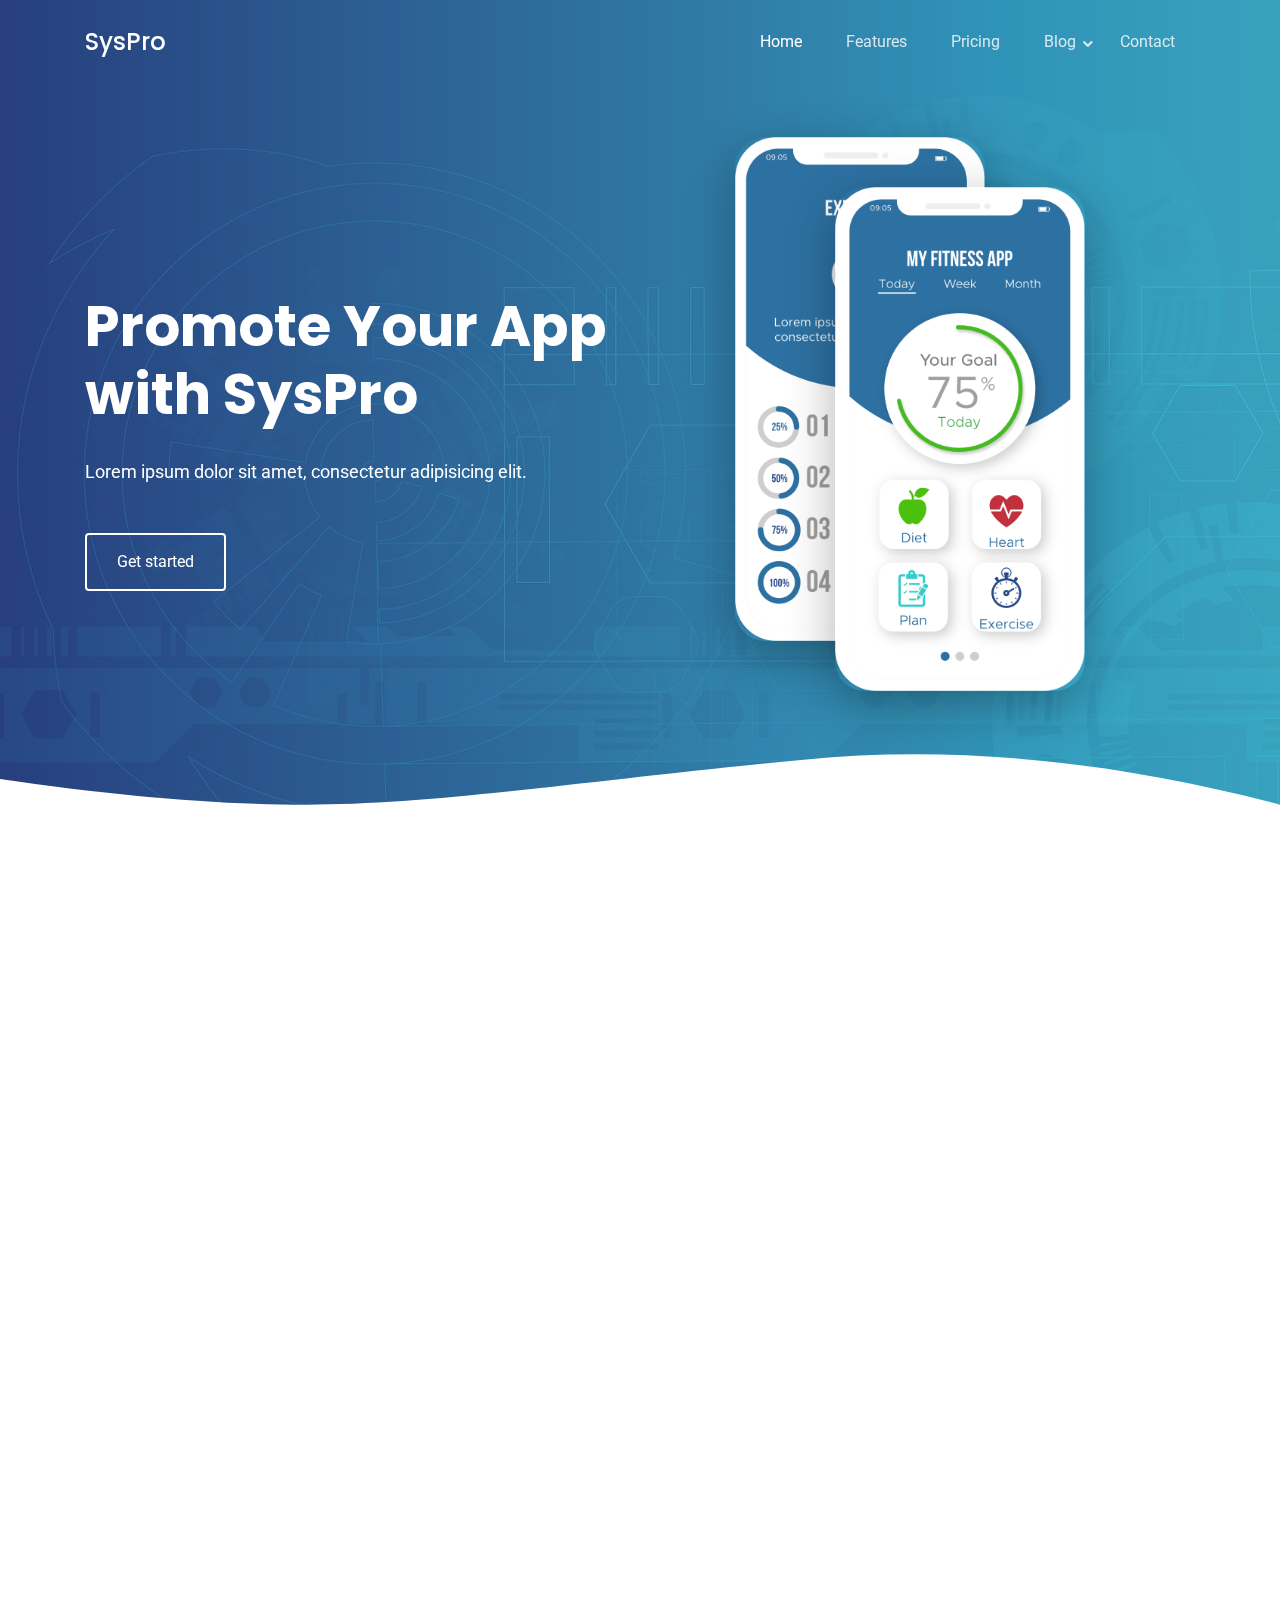
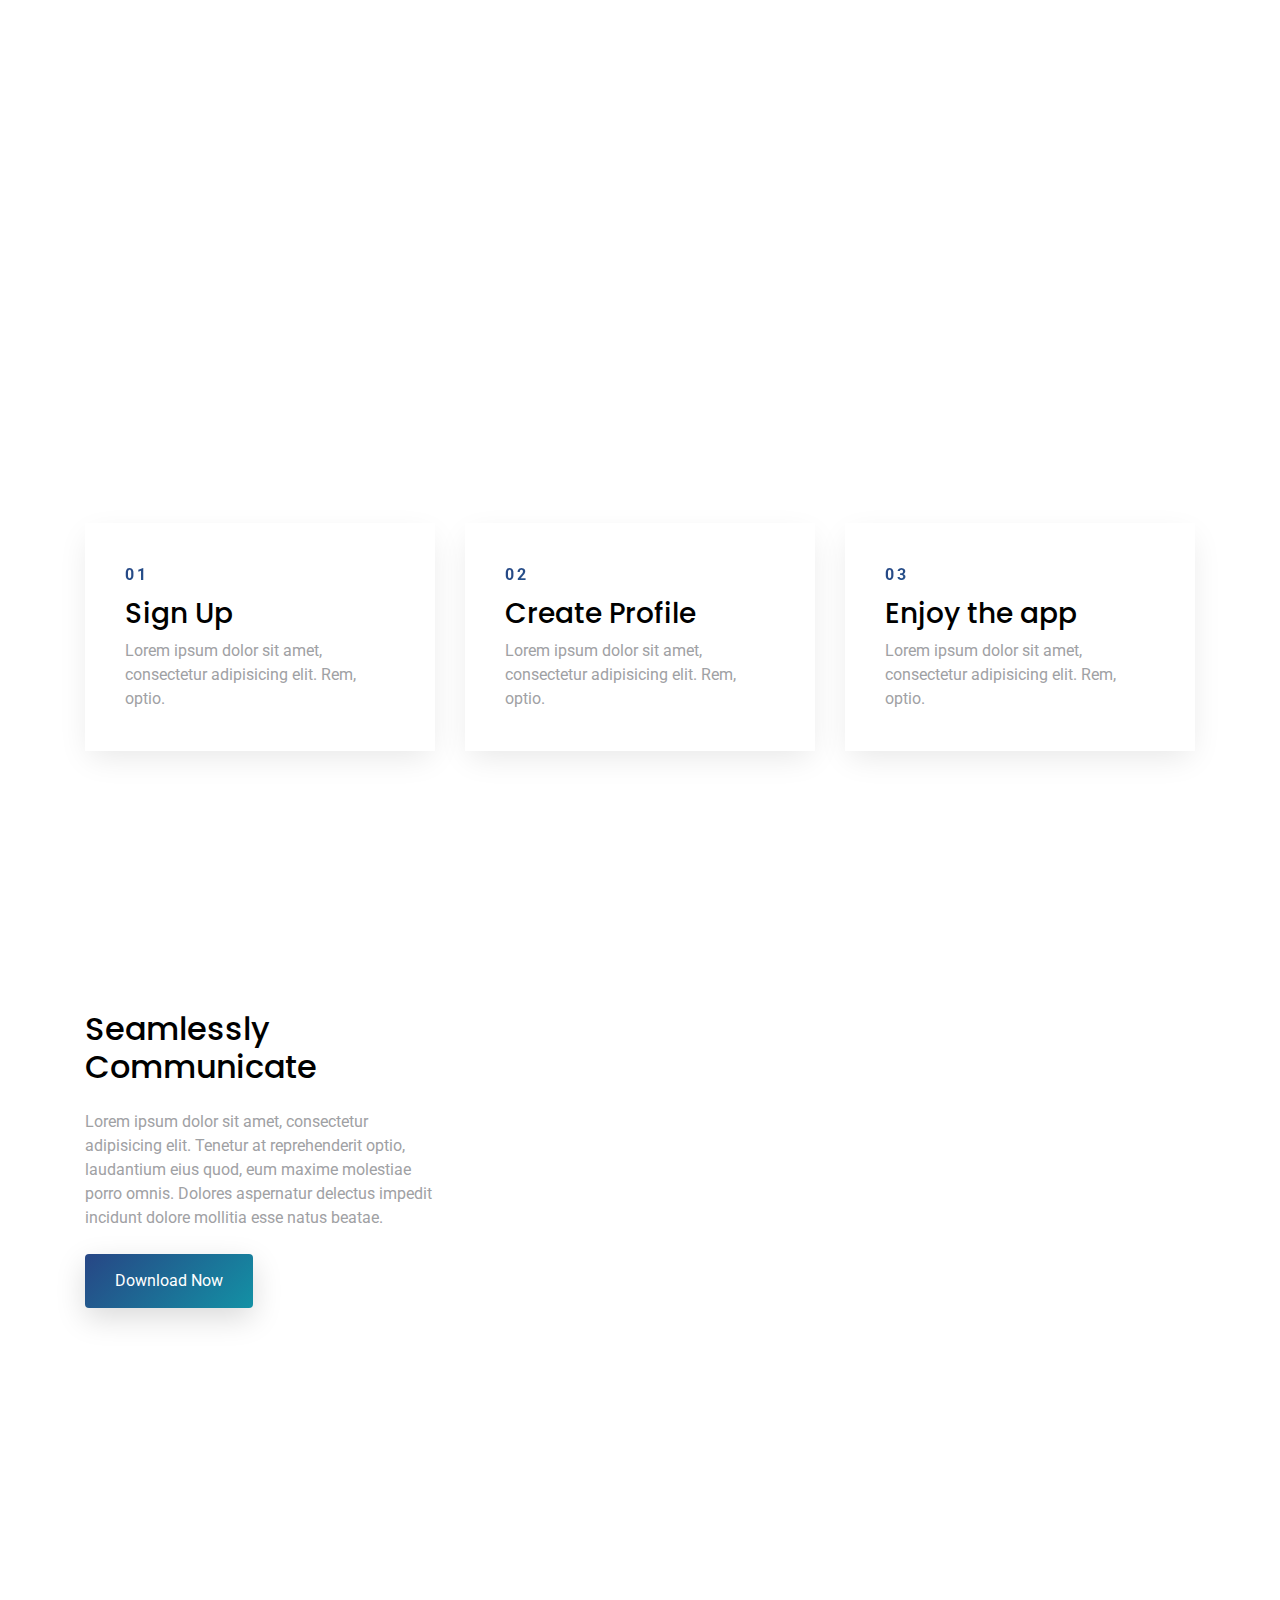
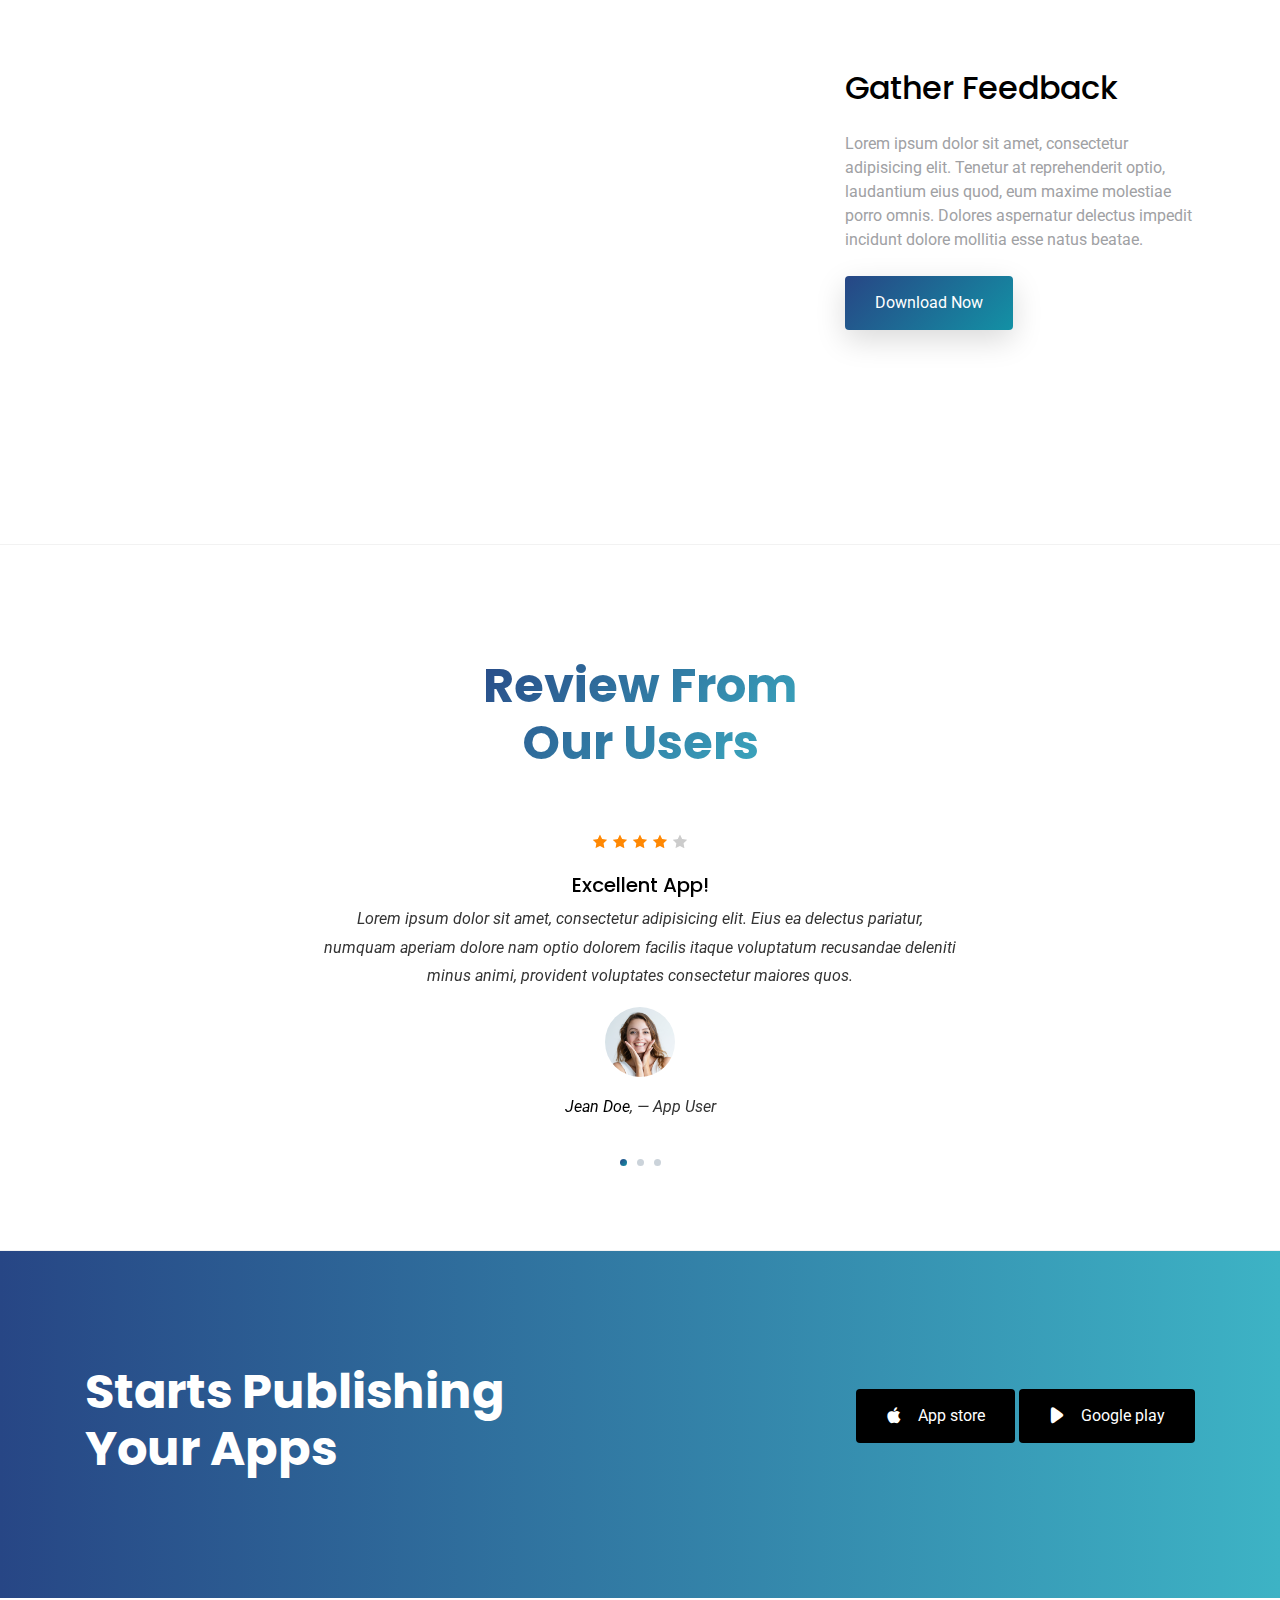
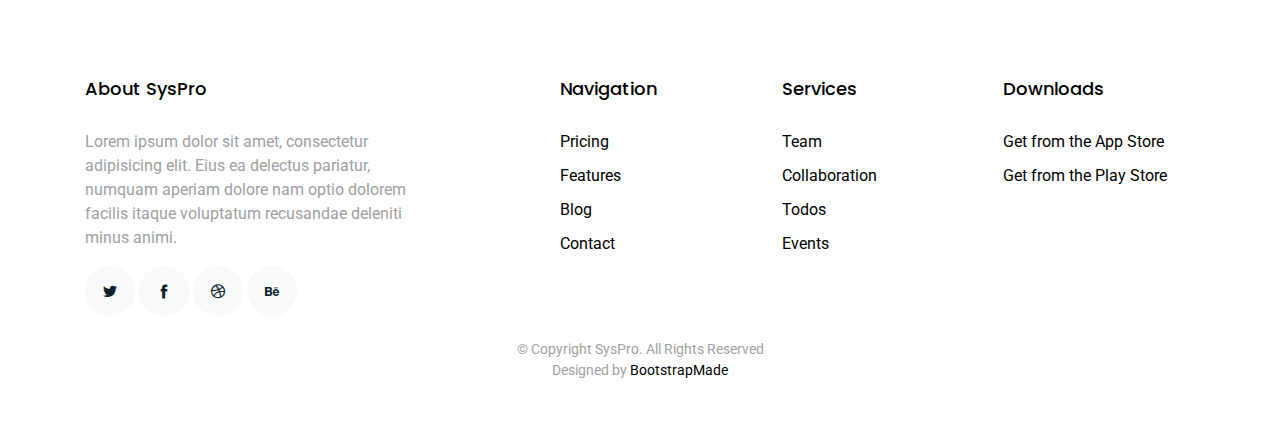
<file: index.html>
<!DOCTYPE html>
<html lang="en">

<head>
  <meta charset="utf-8">
  <meta content="width=device-width, initial-scale=1.0" name="viewport">

  <title>SysPro Bootstrap Template - Index</title>
  <meta content="" name="description">
  <meta content="" name="keywords">

  <!-- Favicons -->
  <link href="assets/img/favicon.png" rel="icon">
  <link href="assets/img/apple-touch-icon.png" rel="apple-touch-icon">

  <!-- Google Fonts -->
  <link href="https://fonts.googleapis.com/css?family=Roboto:300,300i,400,400i,500,500i,600,600i,700,700i|Poppins:300,300i,400,400i,500,500i,600,600i,700,700i" rel="stylesheet">

  <!-- Vendor CSS Files -->
  <link href="assets/vendor/bootstrap/css/bootstrap.min.css" rel="stylesheet">
  <link href="assets/vendor/icofont/icofont.min.css" rel="stylesheet">
  <link href="assets/vendor/aos/aos.css" rel="stylesheet">
  <link href="assets/vendor/line-awesome/css/line-awesome.min.css" rel="stylesheet">
  <link href="assets/vendor/owl.carousel/assets/owl.carousel.min.css" rel="stylesheet">

  <!-- Template Main CSS File -->
  <link href="assets/css/style.css" rel="stylesheet">

  <!-- =======================================================
  * Template Name: SysPro - v2.2.1
  * Template URL: https://bootstrapmade.com/softland-bootstrap-app-landing-page-template/
  * Author: BootstrapMade.com
  * License: https://bootstrapmade.com/license/
  ======================================================== -->
</head>

<body>

  <!-- ======= Mobile Menu ======= -->
  <div class="site-mobile-menu site-navbar-target">
    <div class="site-mobile-menu-header">
      <div class="site-mobile-menu-close mt-3">
        <span class="icofont-close js-menu-toggle"></span>
      </div>
    </div>
    <div class="site-mobile-menu-body"></div>
  </div>

  <!-- ======= Header ======= -->
  <header class="site-navbar js-sticky-header site-navbar-target" role="banner">

    <div class="container">
      <div class="row align-items-center">

        <div class="col-6 col-lg-2">
          <h1 class="mb-0 site-logo"><a href="index.html" class="mb-0">SysPro</a></h1>
        </div>

        <div class="col-12 col-md-10 d-none d-lg-block">
          <nav class="site-navigation position-relative text-right" role="navigation">

            <ul class="site-menu main-menu js-clone-nav mr-auto d-none d-lg-block">
              <li class="active"><a href="index.html" class="nav-link">Home</a></li>
              <li><a href="features.html" class="nav-link">Features</a></li>
              <li><a href="pricing.html" class="nav-link">Pricing</a></li>

              <li class="has-children">
                <a href="blog.html" class="nav-link">Blog</a>
                <ul class="dropdown">
                  <li><a href="blog.html" class="nav-link">Blog</a></li>
                  <li><a href="blog-single.html" class="nav-link">Blog Sigle</a></li>
                </ul>
              </li>
              <li><a href="contact.html" class="nav-link">Contact</a></li>
            </ul>
          </nav>
        </div>

        <div class="col-6 d-inline-block d-lg-none ml-md-0 py-3" style="position: relative; top: 3px;">

          <a href="#" class="burger site-menu-toggle js-menu-toggle" data-toggle="collapse" data-target="#main-navbar">
            <span></span>
          </a>
        </div>

      </div>
    </div>

  </header>

  <!-- ======= Hero Section ======= -->
  <section class="hero-section" id="hero">

    <div class="wave">

      <svg width="100%" height="355px" viewBox="0 0 1920 355" version="1.1" xmlns="http://www.w3.org/2000/svg" xmlns:xlink="http://www.w3.org/1999/xlink">
        <g id="Page-1" stroke="none" stroke-width="1" fill="none" fill-rule="evenodd">
          <g id="Apple-TV" transform="translate(0.000000, -402.000000)" fill="#FFFFFF">
            <path d="M0,439.134243 C175.04074,464.89273 327.944386,477.771974 458.710937,477.771974 C654.860765,477.771974 870.645295,442.632362 1205.9828,410.192501 C1429.54114,388.565926 1667.54687,411.092417 1920,477.771974 L1920,757 L1017.15166,757 L0,757 L0,439.134243 Z" id="Path"></path>
          </g>
        </g>
      </svg>

    </div>

    <div class="container">
      <div class="row align-items-center">
        <div class="col-12 hero-text-image">
          <div class="row">
            <div class="col-lg-7 text-center text-lg-left">
              <h1 data-aos="fade-right">Promote Your App with SysPro</h1>
              <p class="mb-5" data-aos="fade-right" data-aos-delay="100">Lorem ipsum dolor sit amet, consectetur
                adipisicing elit.</p>
              <p data-aos="fade-right" data-aos-delay="200" data-aos-offset="-500"><a href="#" class="btn btn-outline-white">Get started</a></p>
            </div>
            <div class="col-lg-5 iphone-wrap">
              <img src="assets/img/phone_1.png" alt="Image" class="phone-1" data-aos="fade-right">
              <img src="assets/img/phone_2.png" alt="Image" class="phone-2" data-aos="fade-right" data-aos-delay="200">
            </div>
          </div>
        </div>
      </div>
    </div>

  </section><!-- End Hero -->

  <main id="main">

    <!-- ======= Home Section ======= -->
    <section class="section">
      <div class="container">

        <div class="row justify-content-center text-center mb-5">
          <div class="col-md-5" data-aos="fade-up">
            <h2 class="section-heading">Save your time to using SysPro</h2>
          </div>
        </div>

        <div class="row">
          <div class="col-md-4" data-aos="fade-up" data-aos-delay="">
            <div class="feature-1 text-center">
              <div class="wrap-icon icon-1">
                <span class="icon la la-users"></span>
              </div>
              <h3 class="mb-3">Explore Your Team</h3>
              <p>Lorem ipsum dolor sit amet, consectetur adipisicing elit. Rem, optio.</p>
            </div>
          </div>
          <div class="col-md-4" data-aos="fade-up" data-aos-delay="100">
            <div class="feature-1 text-center">
              <div class="wrap-icon icon-1">
                <span class="icon la la-toggle-off"></span>
              </div>
              <h3 class="mb-3">Digital Whiteboard</h3>
              <p>Lorem ipsum dolor sit amet, consectetur adipisicing elit. Rem, optio.</p>
            </div>
          </div>
          <div class="col-md-4" data-aos="fade-up" data-aos-delay="200">
            <div class="feature-1 text-center">
              <div class="wrap-icon icon-1">
                <span class="icon la la-umbrella"></span>
              </div>
              <h3 class="mb-3">Design To Development</h3>
              <p>Lorem ipsum dolor sit amet, consectetur adipisicing elit. Rem, optio.</p>
            </div>
          </div>
        </div>

      </div>
    </section>

    <section class="section">

      <div class="container">
        <div class="row justify-content-center text-center mb-5" data-aos="fade">
          <div class="col-md-6 mb-5">
            <img src="assets/img/undraw_svg_1.svg" alt="Image" class="img-fluid">
          </div>
        </div>

        <div class="row">
          <div class="col-md-4">
            <div class="step">
              <span class="number">01</span>
              <h3>Sign Up</h3>
              <p>Lorem ipsum dolor sit amet, consectetur adipisicing elit. Rem, optio.</p>
            </div>
          </div>
          <div class="col-md-4">
            <div class="step">
              <span class="number">02</span>
              <h3>Create Profile</h3>
              <p>Lorem ipsum dolor sit amet, consectetur adipisicing elit. Rem, optio.</p>
            </div>
          </div>
          <div class="col-md-4">
            <div class="step">
              <span class="number">03</span>
              <h3>Enjoy the app</h3>
              <p>Lorem ipsum dolor sit amet, consectetur adipisicing elit. Rem, optio.</p>
            </div>
          </div>
        </div>
      </div>

    </section>

    <section class="section">
      <div class="container">
        <div class="row align-items-center">
          <div class="col-md-4 mr-auto">
            <h2 class="mb-4">Seamlessly Communicate</h2>
            <p class="mb-4">Lorem ipsum dolor sit amet, consectetur adipisicing elit. Tenetur at reprehenderit optio,
              laudantium eius quod, eum maxime molestiae porro omnis. Dolores aspernatur delectus impedit incidunt
              dolore mollitia esse natus beatae.</p>
            <p><a href="#" class="btn btn-primary">Download Now</a></p>
          </div>
          <div class="col-md-6" data-aos="fade-left">
            <img src="assets/img/undraw_svg_2.svg" alt="Image" class="img-fluid">
          </div>
        </div>
      </div>
    </section>

    <section class="section">
      <div class="container">
        <div class="row align-items-center">
          <div class="col-md-4 ml-auto order-2">
            <h2 class="mb-4">Gather Feedback</h2>
            <p class="mb-4">Lorem ipsum dolor sit amet, consectetur adipisicing elit. Tenetur at reprehenderit optio,
              laudantium eius quod, eum maxime molestiae porro omnis. Dolores aspernatur delectus impedit incidunt
              dolore mollitia esse natus beatae.</p>
            <p><a href="#" class="btn btn-primary">Download Now</a></p>
          </div>
          <div class="col-md-6" data-aos="fade-right">
            <img src="assets/img/undraw_svg_3.svg" alt="Image" class="img-fluid">
          </div>
        </div>
      </div>
    </section>

    <!-- ======= Testimonials Section ======= -->
    <section class="section border-top border-bottom">
      <div class="container">
        <div class="row justify-content-center text-center mb-5">
          <div class="col-md-4">
            <h2 class="section-heading">Review From Our Users</h2>
          </div>
        </div>
        <div class="row justify-content-center text-center">
          <div class="col-md-7">
            <div class="owl-carousel testimonial-carousel">
              <div class="review text-center">
                <p class="stars">
                  <span class="icofont-star"></span>
                  <span class="icofont-star"></span>
                  <span class="icofont-star"></span>
                  <span class="icofont-star"></span>
                  <span class="icofont-star muted"></span>
                </p>
                <h3>Excellent App!</h3>
                <blockquote>
                  <p>Lorem ipsum dolor sit amet, consectetur adipisicing elit. Eius ea delectus pariatur, numquam
                    aperiam dolore nam optio dolorem facilis itaque voluptatum recusandae deleniti minus animi,
                    provident voluptates consectetur maiores quos.</p>
                </blockquote>

                <p class="review-user">
                  <img src="assets/img/person_1.jpg" alt="Image" class="img-fluid rounded-circle mb-3">
                  <span class="d-block">
                    <span class="text-black">Jean Doe</span>, &mdash; App User
                  </span>
                </p>

              </div>

              <div class="review text-center">
                <p class="stars">
                  <span class="icofont-star"></span>
                  <span class="icofont-star"></span>
                  <span class="icofont-star"></span>
                  <span class="icofont-star"></span>
                  <span class="icofont-star muted"></span>
                </p>
                <h3>This App is easy to use!</h3>
                <blockquote>
                  <p>Lorem ipsum dolor sit amet, consectetur adipisicing elit. Eius ea delectus pariatur, numquam
                    aperiam dolore nam optio dolorem facilis itaque voluptatum recusandae deleniti minus animi,
                    provident voluptates consectetur maiores quos.</p>
                </blockquote>

                <p class="review-user">
                  <img src="assets/img/person_2.jpg" alt="Image" class="img-fluid rounded-circle mb-3">
                  <span class="d-block">
                    <span class="text-black">Johan Smith</span>, &mdash; App User
                  </span>
                </p>

              </div>

              <div class="review text-center">
                <p class="stars">
                  <span class="icofont-star"></span>
                  <span class="icofont-star"></span>
                  <span class="icofont-star"></span>
                  <span class="icofont-star"></span>
                  <span class="icofont-star muted"></span>
                </p>
                <h3>Awesome functionality!</h3>
                <blockquote>
                  <p>Lorem ipsum dolor sit amet, consectetur adipisicing elit. Eius ea delectus pariatur, numquam
                    aperiam dolore nam optio dolorem facilis itaque voluptatum recusandae deleniti minus animi,
                    provident voluptates consectetur maiores quos.</p>
                </blockquote>

                <p class="review-user">
                  <img src="assets/img/person_3.jpg" alt="Image" class="img-fluid rounded-circle mb-3">
                  <span class="d-block">
                    <span class="text-black">Jean Thunberg</span>, &mdash; App User
                  </span>
                </p>

              </div>
            </div>
          </div>
        </div>
      </div>
    </section><!-- End Testimonials Section -->

    <!-- ======= CTA Section ======= -->
    <section class="section cta-section">
      <div class="container">
        <div class="row align-items-center">
          <div class="col-md-6 mr-auto text-center text-md-left mb-5 mb-md-0">
            <h2>Starts Publishing Your Apps</h2>
          </div>
          <div class="col-md-5 text-center text-md-right">
            <p><a href="#" class="btn"><span class="icofont-brand-apple mr-3"></span>App store</a> <a href="#" class="btn"><span class="icofont-ui-play mr-3"></span>Google play</a></p>
          </div>
        </div>
      </div>
    </section><!-- End CTA Section -->

  </main><!-- End #main -->

  <!-- ======= Footer ======= -->
  <footer class="footer" role="contentinfo">
    <div class="container">
      <div class="row">
        <div class="col-md-4 mb-4 mb-md-0">
          <h3>About SysPro</h3>
          <p>Lorem ipsum dolor sit amet, consectetur adipisicing elit. Eius ea delectus pariatur, numquam aperiam
            dolore nam optio dolorem facilis itaque voluptatum recusandae deleniti minus animi.</p>
          <p class="social">
            <a href="#"><span class="icofont-twitter"></span></a>
            <a href="#"><span class="icofont-facebook"></span></a>
            <a href="#"><span class="icofont-dribbble"></span></a>
            <a href="#"><span class="icofont-behance"></span></a>
          </p>
        </div>
        <div class="col-md-7 ml-auto">
          <div class="row site-section pt-0">
            <div class="col-md-4 mb-4 mb-md-0">
              <h3>Navigation</h3>
              <ul class="list-unstyled">
                <li><a href="#">Pricing</a></li>
                <li><a href="#">Features</a></li>
                <li><a href="#">Blog</a></li>
                <li><a href="#">Contact</a></li>
              </ul>
            </div>
            <div class="col-md-4 mb-4 mb-md-0">
              <h3>Services</h3>
              <ul class="list-unstyled">
                <li><a href="#">Team</a></li>
                <li><a href="#">Collaboration</a></li>
                <li><a href="#">Todos</a></li>
                <li><a href="#">Events</a></li>
              </ul>
            </div>
            <div class="col-md-4 mb-4 mb-md-0">
              <h3>Downloads</h3>
              <ul class="list-unstyled">
                <li><a href="#">Get from the App Store</a></li>
                <li><a href="#">Get from the Play Store</a></li>
              </ul>
            </div>
          </div>
        </div>
      </div>

      <div class="row justify-content-center text-center">
        <div class="col-md-7">
          <p class="copyright">&copy; Copyright SysPro. All Rights Reserved</p>
          <div class="credits">
            <!--
            All the links in the footer should remain intact.
            You can delete the links only if you purchased the pro version.
            Licensing information: https://bootstrapmade.com/license/
            Purchase the pro version with working PHP/AJAX contact form: https://bootstrapmade.com/buy/?theme=SysPro
          -->
            Designed by <a href="https://bootstrapmade.com/">BootstrapMade</a>
          </div>
        </div>
      </div>

    </div>
  </footer>

  <a href="#" class="back-to-top"><i class="icofont-simple-up"></i></a>

  <!-- Vendor JS Files -->
  <script src="assets/vendor/jquery/jquery.min.js"></script>
  <script src="assets/vendor/bootstrap/js/bootstrap.bundle.min.js"></script>
  <script src="assets/vendor/jquery.easing/jquery.easing.min.js"></script>
  <script src="assets/vendor/php-email-form/validate.js"></script>
  <script src="assets/vendor/aos/aos.js"></script>
  <script src="assets/vendor/owl.carousel/owl.carousel.min.js"></script>
  <script src="assets/vendor/jquery-sticky/jquery.sticky.js"></script>

  <!-- Template Main JS File -->
  <script src="assets/js/main.js"></script>

</body>

</html>
</file>
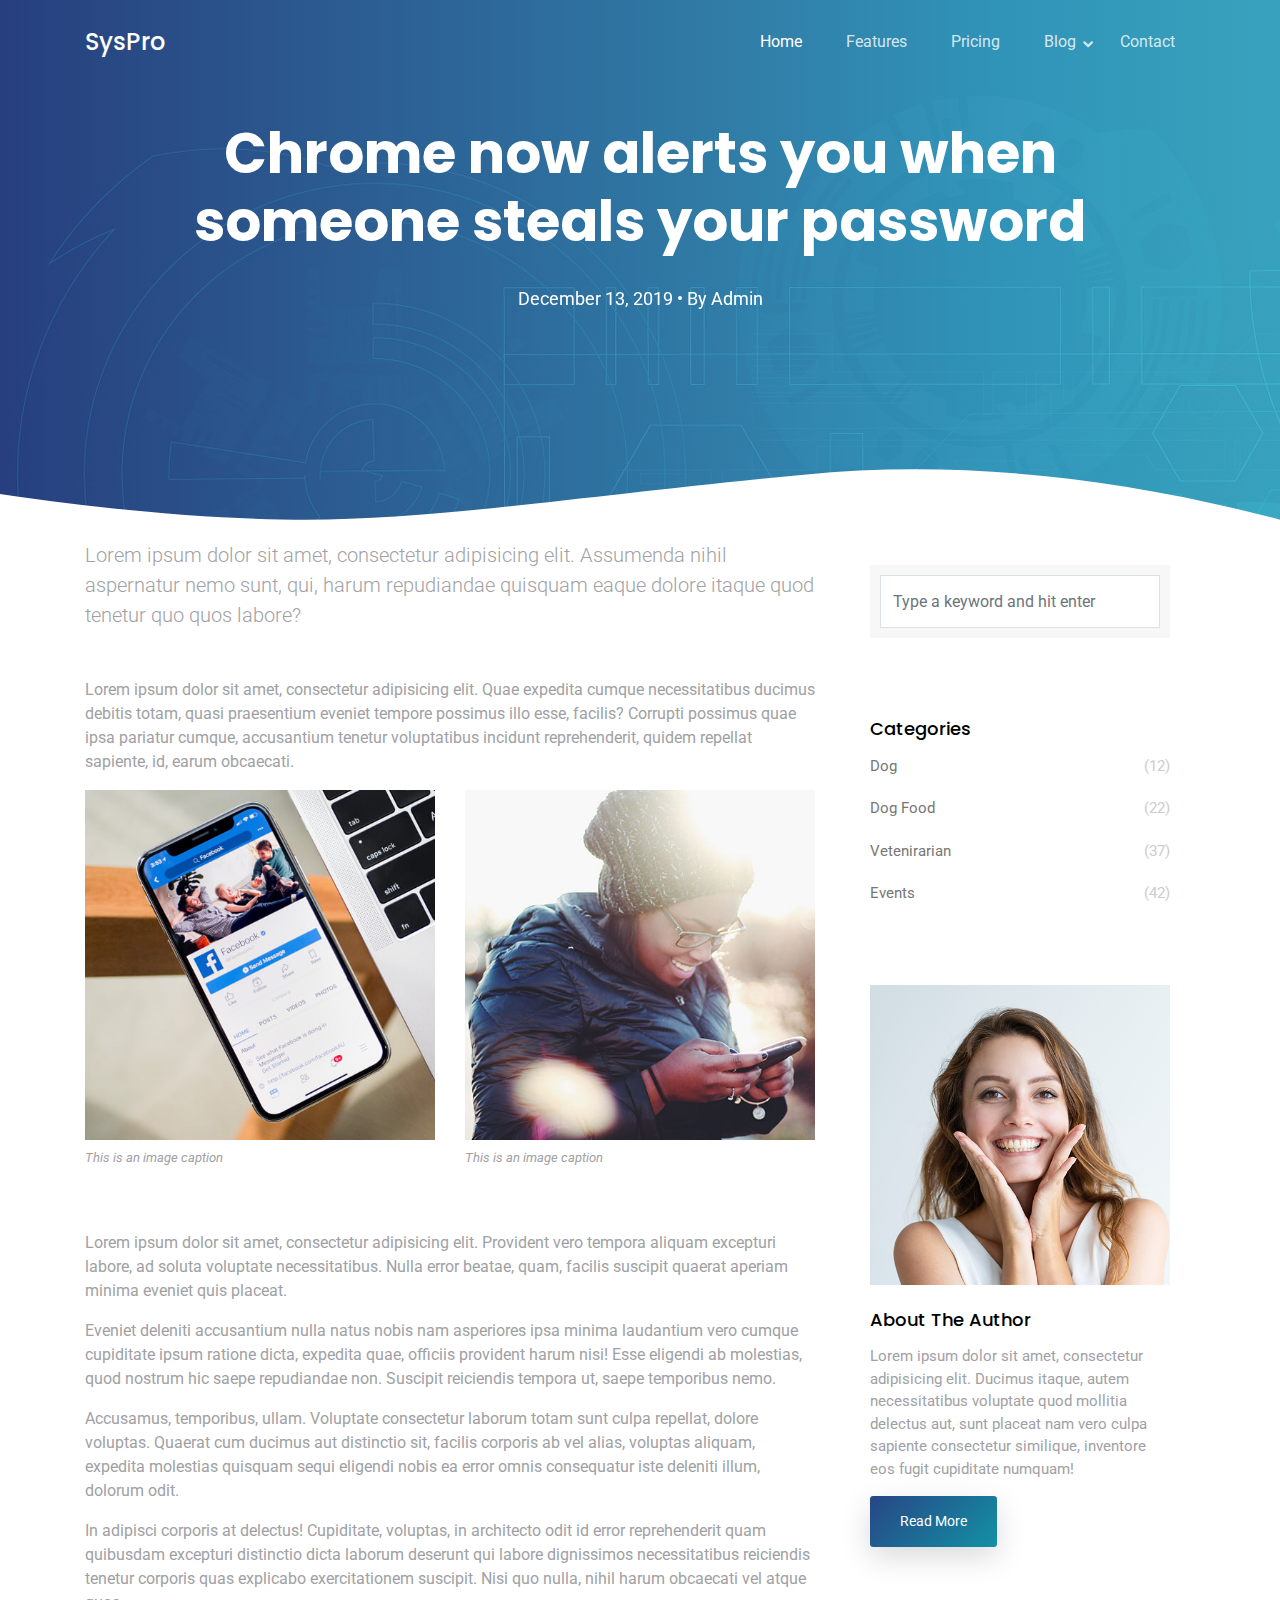
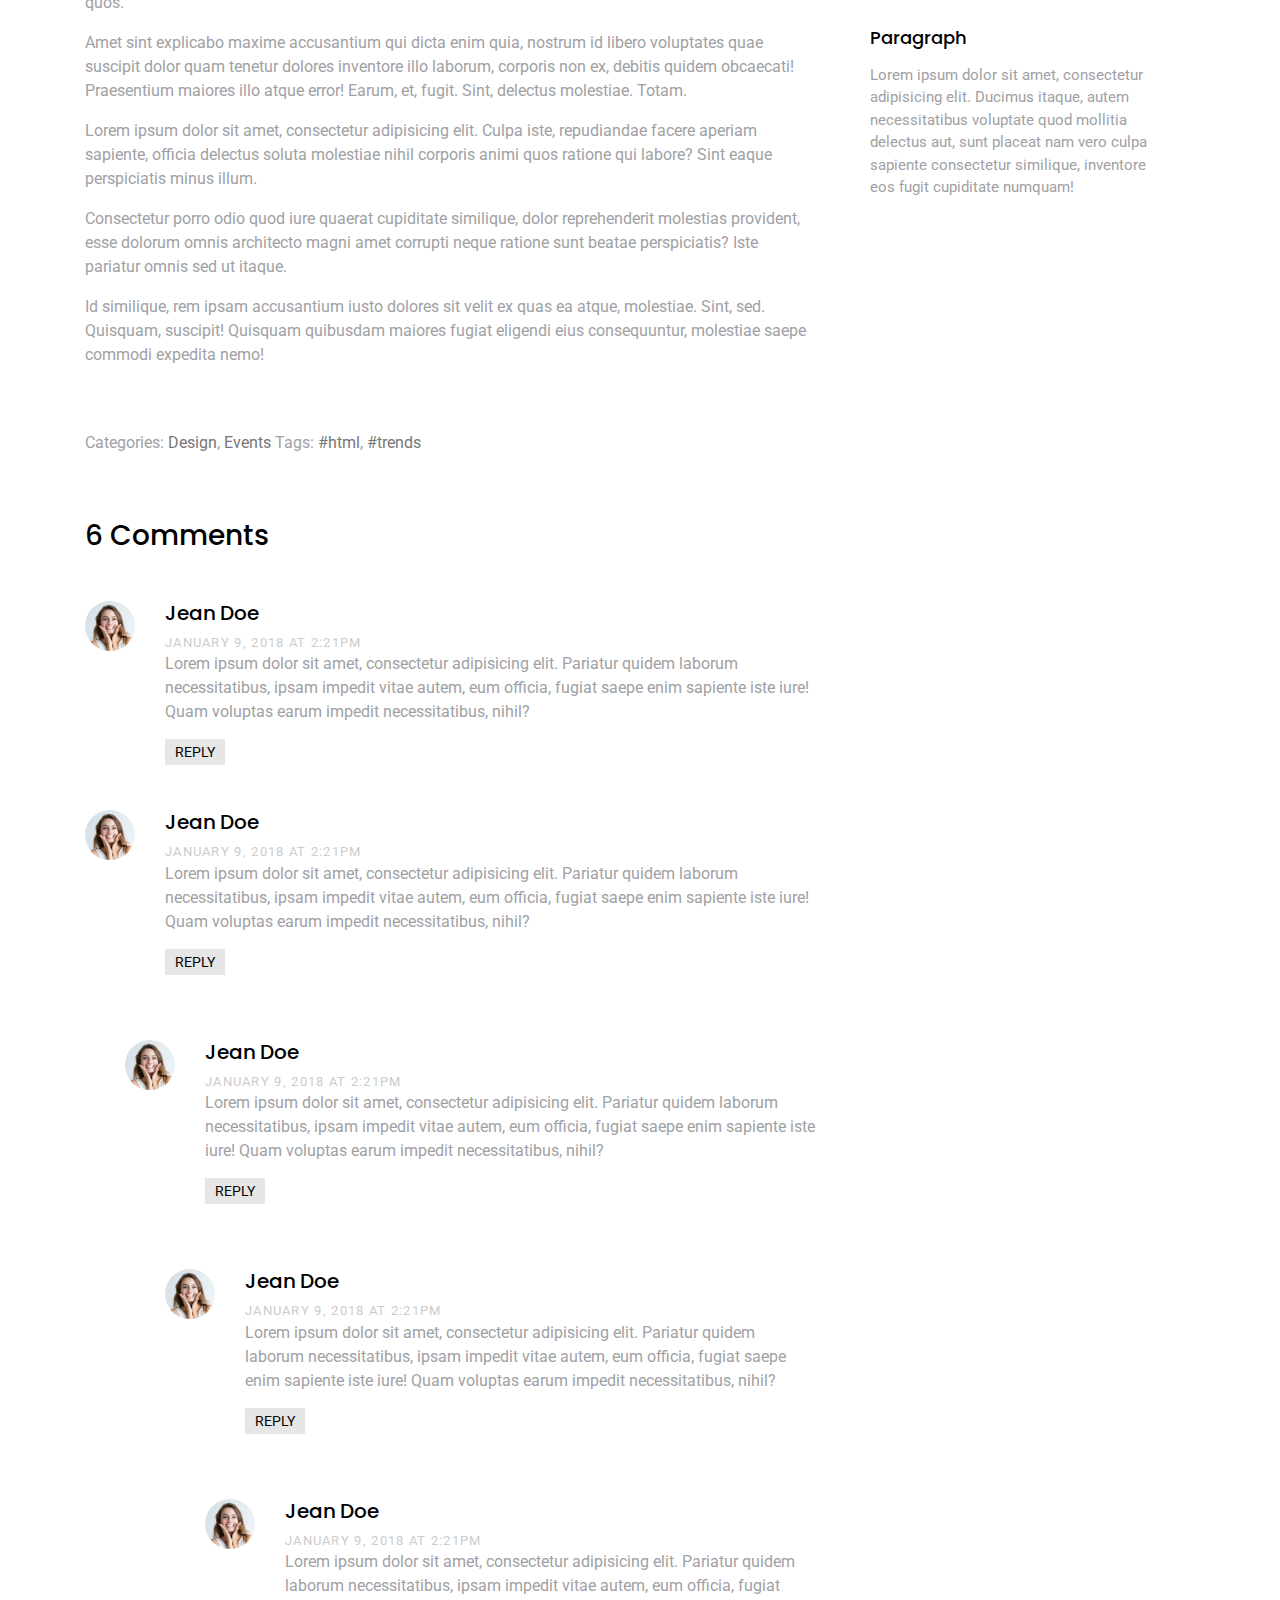
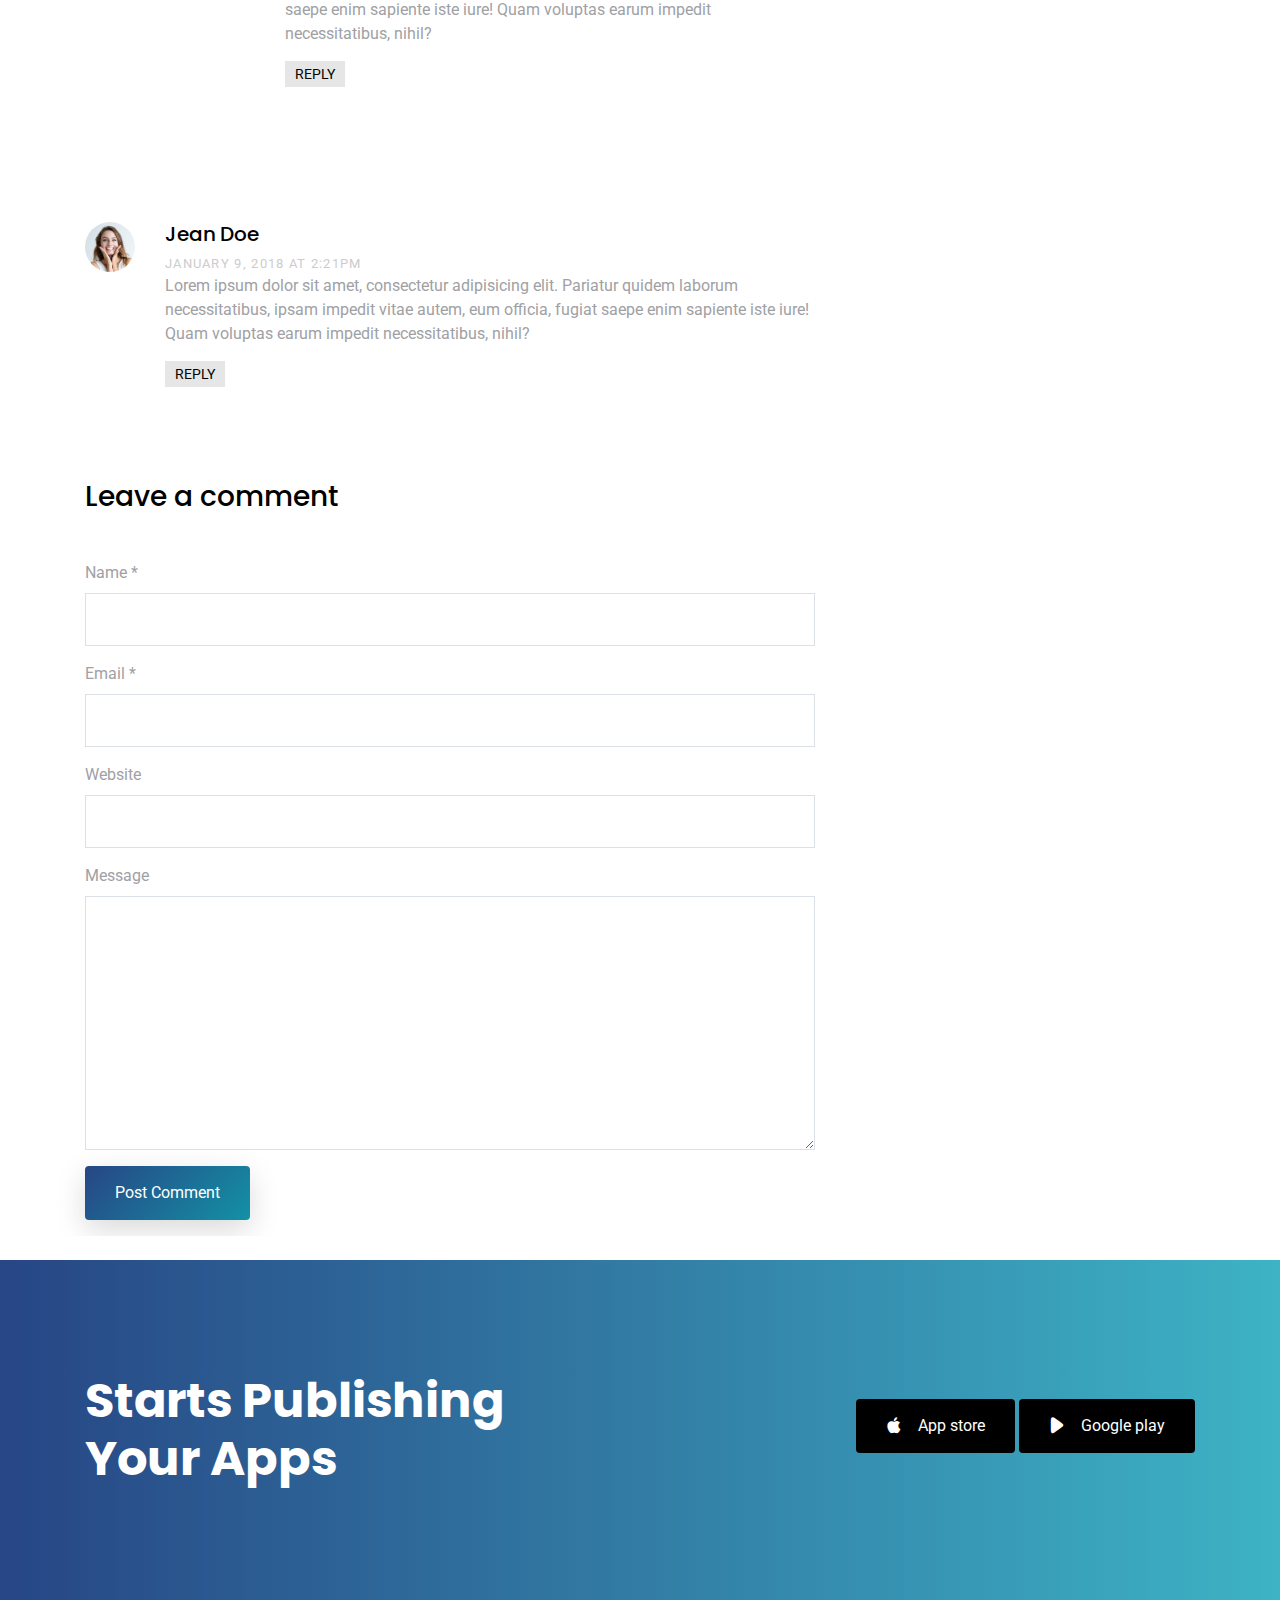
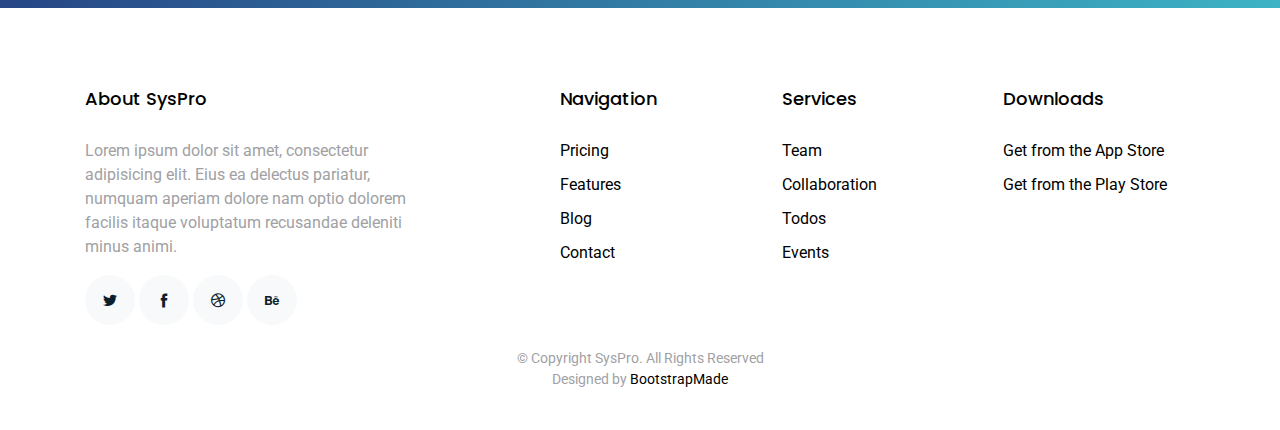
<file: blog-single.html>
<!DOCTYPE html>
<html lang="en">

<head>
  <meta charset="utf-8">
  <meta content="width=device-width, initial-scale=1.0" name="viewport">

  <title>Blog Single - SysPro Bootstrap Template</title>
  <meta content="" name="description">
  <meta content="" name="keywords">

  <!-- Favicons -->
  <link href="assets/img/favicon.png" rel="icon">
  <link href="assets/img/apple-touch-icon.png" rel="apple-touch-icon">

  <!-- Google Fonts -->
  <link href="https://fonts.googleapis.com/css?family=Roboto:300,300i,400,400i,500,500i,600,600i,700,700i|Poppins:300,300i,400,400i,500,500i,600,600i,700,700i" rel="stylesheet">

  <!-- Vendor CSS Files -->
  <link href="assets/vendor/bootstrap/css/bootstrap.min.css" rel="stylesheet">
  <link href="assets/vendor/icofont/icofont.min.css" rel="stylesheet">
  <link href="assets/vendor/aos/aos.css" rel="stylesheet">
  <link href="assets/vendor/line-awesome/css/line-awesome.min.css" rel="stylesheet">
  <link href="assets/vendor/owl.carousel/assets/owl.carousel.min.css" rel="stylesheet">

  <!-- Template Main CSS File -->
  <link href="assets/css/style.css" rel="stylesheet">

  <!-- =======================================================
  * Template Name: SysPro - v2.2.1
  * Template URL: https://bootstrapmade.com/softland-bootstrap-app-landing-page-template/
  * Author: BootstrapMade.com
  * License: https://bootstrapmade.com/license/
  ======================================================== -->
</head>

<body>

  <!-- ======= Mobile Menu ======= -->
  <div class="site-mobile-menu site-navbar-target">
    <div class="site-mobile-menu-header">
      <div class="site-mobile-menu-close mt-3">
        <span class="icofont-close js-menu-toggle"></span>
      </div>
    </div>
    <div class="site-mobile-menu-body"></div>
  </div>

  <!-- ======= Header ======= -->
  <header class="site-navbar js-sticky-header site-navbar-target" role="banner">

    <div class="container">
      <div class="row align-items-center">

        <div class="col-6 col-lg-2">
          <h1 class="mb-0 site-logo"><a href="index.html" class="mb-0">SysPro</a></h1>
        </div>

        <div class="col-12 col-md-10 d-none d-lg-block">
          <nav class="site-navigation position-relative text-right" role="navigation">

            <ul class="site-menu main-menu js-clone-nav mr-auto d-none d-lg-block">
              <li class="active"><a href="index.html" class="nav-link">Home</a></li>
              <li><a href="features.html" class="nav-link">Features</a></li>
              <li><a href="pricing.html" class="nav-link">Pricing</a></li>

              <li class="has-children">
                <a href="blog.html" class="nav-link">Blog</a>
                <ul class="dropdown">
                  <li><a href="blog.html" class="nav-link">Blog</a></li>
                  <li><a href="blog-single.html" class="nav-link">Blog Sigle</a></li>
                </ul>
              </li>
              <li><a href="contact.html" class="nav-link">Contact</a></li>
            </ul>
          </nav>
        </div>

        <div class="col-6 d-inline-block d-lg-none ml-md-0 py-3" style="position: relative; top: 3px;">

          <a href="#" class="burger site-menu-toggle js-menu-toggle" data-toggle="collapse" data-target="#main-navbar">
            <span></span>
          </a>
        </div>

      </div>
    </div>

  </header>

  <main id="main">

    <!-- ======= Single Blog Section ======= -->
    <section class="hero-section inner-page">
      <div class="wave">

        <svg width="1920px" height="265px" viewBox="0 0 1920 265" version="1.1" xmlns="http://www.w3.org/2000/svg" xmlns:xlink="http://www.w3.org/1999/xlink">
          <g id="Page-1" stroke="none" stroke-width="1" fill="none" fill-rule="evenodd">
            <g id="Apple-TV" transform="translate(0.000000, -402.000000)" fill="#FFFFFF">
              <path d="M0,439.134243 C175.04074,464.89273 327.944386,477.771974 458.710937,477.771974 C654.860765,477.771974 870.645295,442.632362 1205.9828,410.192501 C1429.54114,388.565926 1667.54687,411.092417 1920,477.771974 L1920,667 L1017.15166,667 L0,667 L0,439.134243 Z" id="Path"></path>
            </g>
          </g>
        </svg>

      </div>

      <div class="container">
        <div class="row align-items-center">
          <div class="col-12">
            <div class="row justify-content-center">
              <div class="col-md-10 text-center hero-text">
                <h1 data-aos="fade-up" data-aos-delay="">Chrome now alerts you when someone steals your password</h1>
                <p class="mb-5" data-aos="fade-up" data-aos-delay="100">December 13, 2019 &bullet; By <a href="#" class="text-white">Admin</a></p>
              </div>
            </div>
          </div>
        </div>
      </div>

    </section>

    <section class="site-section mb-4">
      <div class="container">
        <div class="row">
          <div class="col-md-8 blog-content">

            <p class="lead mb-5">Lorem ipsum dolor sit amet, consectetur adipisicing elit. Assumenda nihil aspernatur nemo sunt, qui, harum repudiandae quisquam eaque dolore itaque quod tenetur quo quos labore?</p>
            <p>Lorem ipsum dolor sit amet, consectetur adipisicing elit. Quae expedita cumque necessitatibus ducimus debitis totam, quasi praesentium eveniet tempore possimus illo esse, facilis? Corrupti possimus quae ipsa pariatur cumque, accusantium tenetur voluptatibus incidunt reprehenderit, quidem repellat sapiente, id, earum obcaecati.</p>

            <div class="row mb-5">
              <div class="col-md-6">
                <figure><img src="assets/img/img_1.jpg" alt="Free Website Template by Free-Template.co" class="img-fluid">
                  <figcaption>This is an image caption</figcaption>
                </figure>
              </div>
              <div class="col-md-6">
                <figure><img src="assets/img/img_2.jpg" alt="Free Website Template by Free-Template.co" class="img-fluid">
                  <figcaption>This is an image caption</figcaption>
                </figure>
              </div>
            </div>

            <blockquote>
              <p>Lorem ipsum dolor sit amet, consectetur adipisicing elit. Provident vero tempora aliquam excepturi labore, ad soluta voluptate necessitatibus. Nulla error beatae, quam, facilis suscipit quaerat aperiam minima eveniet quis placeat.</p>
            </blockquote>

            <p>Eveniet deleniti accusantium nulla natus nobis nam asperiores ipsa minima laudantium vero cumque cupiditate ipsum ratione dicta, expedita quae, officiis provident harum nisi! Esse eligendi ab molestias, quod nostrum hic saepe repudiandae non. Suscipit reiciendis tempora ut, saepe temporibus nemo.</p>
            <p>Accusamus, temporibus, ullam. Voluptate consectetur laborum totam sunt culpa repellat, dolore voluptas. Quaerat cum ducimus aut distinctio sit, facilis corporis ab vel alias, voluptas aliquam, expedita molestias quisquam sequi eligendi nobis ea error omnis consequatur iste deleniti illum, dolorum odit.</p>
            <p>In adipisci corporis at delectus! Cupiditate, voluptas, in architecto odit id error reprehenderit quam quibusdam excepturi distinctio dicta laborum deserunt qui labore dignissimos necessitatibus reiciendis tenetur corporis quas explicabo exercitationem suscipit. Nisi quo nulla, nihil harum obcaecati vel atque quos.</p>
            <p>Amet sint explicabo maxime accusantium qui dicta enim quia, nostrum id libero voluptates quae suscipit dolor quam tenetur dolores inventore illo laborum, corporis non ex, debitis quidem obcaecati! Praesentium maiores illo atque error! Earum, et, fugit. Sint, delectus molestiae. Totam.</p>

            <p>Lorem ipsum dolor sit amet, consectetur adipisicing elit. Culpa iste, repudiandae facere aperiam sapiente, officia delectus soluta molestiae nihil corporis animi quos ratione qui labore? Sint eaque perspiciatis minus illum.</p>
            <p>Consectetur porro odio quod iure quaerat cupiditate similique, dolor reprehenderit molestias provident, esse dolorum omnis architecto magni amet corrupti neque ratione sunt beatae perspiciatis? Iste pariatur omnis sed ut itaque.</p>
            <p>Id similique, rem ipsam accusantium iusto dolores sit velit ex quas ea atque, molestiae. Sint, sed. Quisquam, suscipit! Quisquam quibusdam maiores fugiat eligendi eius consequuntur, molestiae saepe commodi expedita nemo!</p>
            <div class="pt-5">
              <p>Categories: <a href="#">Design</a>, <a href="#">Events</a> Tags: <a href="#">#html</a>, <a href="#">#trends</a></p>
            </div>

            <div class="pt-5">
              <h3 class="mb-5">6 Comments</h3>
              <ul class="comment-list">
                <li class="comment">
                  <div class="vcard bio">
                    <img src="assets/img/person_1.jpg" alt="Free Website Template by Free-Template.co">
                  </div>
                  <div class="comment-body">
                    <h3>Jean Doe</h3>
                    <div class="meta">January 9, 2018 at 2:21pm</div>
                    <p>Lorem ipsum dolor sit amet, consectetur adipisicing elit. Pariatur quidem laborum necessitatibus, ipsam impedit vitae autem, eum officia, fugiat saepe enim sapiente iste iure! Quam voluptas earum impedit necessitatibus, nihil?</p>
                    <p><a href="#" class="reply">Reply</a></p>
                  </div>
                </li>

                <li class="comment">
                  <div class="vcard bio">
                    <img src="assets/img/person_1.jpg" alt="Image placeholder">
                  </div>
                  <div class="comment-body">
                    <h3>Jean Doe</h3>
                    <div class="meta">January 9, 2018 at 2:21pm</div>
                    <p>Lorem ipsum dolor sit amet, consectetur adipisicing elit. Pariatur quidem laborum necessitatibus, ipsam impedit vitae autem, eum officia, fugiat saepe enim sapiente iste iure! Quam voluptas earum impedit necessitatibus, nihil?</p>
                    <p><a href="#" class="reply">Reply</a></p>
                  </div>

                  <ul class="children">
                    <li class="comment">
                      <div class="vcard bio">
                        <img src="assets/img/person_1.jpg" alt="Image placeholder">
                      </div>
                      <div class="comment-body">
                        <h3>Jean Doe</h3>
                        <div class="meta">January 9, 2018 at 2:21pm</div>
                        <p>Lorem ipsum dolor sit amet, consectetur adipisicing elit. Pariatur quidem laborum necessitatibus, ipsam impedit vitae autem, eum officia, fugiat saepe enim sapiente iste iure! Quam voluptas earum impedit necessitatibus, nihil?</p>
                        <p><a href="#" class="reply">Reply</a></p>
                      </div>

                      <ul class="children">
                        <li class="comment">
                          <div class="vcard bio">
                            <img src="assets/img/person_1.jpg" alt="Image placeholder">
                          </div>
                          <div class="comment-body">
                            <h3>Jean Doe</h3>
                            <div class="meta">January 9, 2018 at 2:21pm</div>
                            <p>Lorem ipsum dolor sit amet, consectetur adipisicing elit. Pariatur quidem laborum necessitatibus, ipsam impedit vitae autem, eum officia, fugiat saepe enim sapiente iste iure! Quam voluptas earum impedit necessitatibus, nihil?</p>
                            <p><a href="#" class="reply">Reply</a></p>
                          </div>

                          <ul class="children">
                            <li class="comment">
                              <div class="vcard bio">
                                <img src="assets/img/person_1.jpg" alt="Image placeholder">
                              </div>
                              <div class="comment-body">
                                <h3>Jean Doe</h3>
                                <div class="meta">January 9, 2018 at 2:21pm</div>
                                <p>Lorem ipsum dolor sit amet, consectetur adipisicing elit. Pariatur quidem laborum necessitatibus, ipsam impedit vitae autem, eum officia, fugiat saepe enim sapiente iste iure! Quam voluptas earum impedit necessitatibus, nihil?</p>
                                <p><a href="#" class="reply">Reply</a></p>
                              </div>
                            </li>
                          </ul>
                        </li>
                      </ul>
                    </li>
                  </ul>
                </li>

                <li class="comment">
                  <div class="vcard bio">
                    <img src="assets/img/person_1.jpg" alt="Image placeholder">
                  </div>
                  <div class="comment-body">
                    <h3>Jean Doe</h3>
                    <div class="meta">January 9, 2018 at 2:21pm</div>
                    <p>Lorem ipsum dolor sit amet, consectetur adipisicing elit. Pariatur quidem laborum necessitatibus, ipsam impedit vitae autem, eum officia, fugiat saepe enim sapiente iste iure! Quam voluptas earum impedit necessitatibus, nihil?</p>
                    <p><a href="#" class="reply">Reply</a></p>
                  </div>
                </li>
              </ul>
              <!-- END comment-list -->

              <div class="comment-form-wrap pt-5">
                <h3 class="mb-5">Leave a comment</h3>
                <form action="#" class="">
                  <div class="form-group">
                    <label for="name">Name *</label>
                    <input type="text" class="form-control" id="name">
                  </div>
                  <div class="form-group">
                    <label for="email">Email *</label>
                    <input type="email" class="form-control" id="email">
                  </div>
                  <div class="form-group">
                    <label for="website">Website</label>
                    <input type="url" class="form-control" id="website">
                  </div>

                  <div class="form-group">
                    <label for="message">Message</label>
                    <textarea name="" id="message" cols="30" rows="10" class="form-control"></textarea>
                  </div>
                  <div class="form-group">
                    <input type="submit" value="Post Comment" class="btn btn-primary">
                  </div>

                </form>
              </div>
            </div>

          </div>
          <div class="col-md-4 sidebar">
            <div class="sidebar-box">
              <form action="#" class="search-form">
                <div class="form-group">
                  <span class="icon fa fa-search"></span>
                  <input type="text" class="form-control" placeholder="Type a keyword and hit enter">
                </div>
              </form>
            </div>
            <div class="sidebar-box">
              <div class="categories">
                <h3>Categories</h3>
                <li><a href="#">Dog <span>(12)</span></a></li>
                <li><a href="#">Dog Food <span>(22)</span></a></li>
                <li><a href="#">Vetenirarian <span>(37)</span></a></li>
                <li><a href="#">Events<span>(42)</span></a></li>
              </div>
            </div>
            <div class="sidebar-box">
              <img src="assets/img/person_1.jpg" alt="Image placeholder" class="img-fluid mb-4">
              <h3>About The Author</h3>
              <p>Lorem ipsum dolor sit amet, consectetur adipisicing elit. Ducimus itaque, autem necessitatibus voluptate quod mollitia delectus aut, sunt placeat nam vero culpa sapiente consectetur similique, inventore eos fugit cupiditate numquam!</p>
              <p><a href="#" class="btn btn-primary btn-sm">Read More</a></p>
            </div>

            <div class="sidebar-box">
              <h3>Paragraph</h3>
              <p>Lorem ipsum dolor sit amet, consectetur adipisicing elit. Ducimus itaque, autem necessitatibus voluptate quod mollitia delectus aut, sunt placeat nam vero culpa sapiente consectetur similique, inventore eos fugit cupiditate numquam!</p>
            </div>
          </div>
        </div>
      </div>
    </section>

    <!-- ======= CTA Section ======= -->
    <section class="section cta-section">
      <div class="container">
        <div class="row align-items-center">
          <div class="col-md-6 mr-auto text-center text-md-left mb-5 mb-md-0">
            <h2>Starts Publishing Your Apps</h2>
          </div>
          <div class="col-md-5 text-center text-md-right">
            <p><a href="#" class="btn"><span class="icofont-brand-apple mr-3"></span>App store</a> <a href="#" class="btn"><span class="icofont-ui-play mr-3"></span>Google play</a></p>
          </div>
        </div>
      </div>
    </section><!-- End CTA Section -->

  </main><!-- End #main -->

  <!-- ======= Footer ======= -->
  <footer class="footer" role="contentinfo">
    <div class="container">
      <div class="row">
        <div class="col-md-4 mb-4 mb-md-0">
          <h3>About SysPro</h3>
          <p>Lorem ipsum dolor sit amet, consectetur adipisicing elit. Eius ea delectus pariatur, numquam aperiam
            dolore nam optio dolorem facilis itaque voluptatum recusandae deleniti minus animi.</p>
          <p class="social">
            <a href="#"><span class="icofont-twitter"></span></a>
            <a href="#"><span class="icofont-facebook"></span></a>
            <a href="#"><span class="icofont-dribbble"></span></a>
            <a href="#"><span class="icofont-behance"></span></a>
          </p>
        </div>
        <div class="col-md-7 ml-auto">
          <div class="row site-section pt-0">
            <div class="col-md-4 mb-4 mb-md-0">
              <h3>Navigation</h3>
              <ul class="list-unstyled">
                <li><a href="#">Pricing</a></li>
                <li><a href="#">Features</a></li>
                <li><a href="#">Blog</a></li>
                <li><a href="#">Contact</a></li>
              </ul>
            </div>
            <div class="col-md-4 mb-4 mb-md-0">
              <h3>Services</h3>
              <ul class="list-unstyled">
                <li><a href="#">Team</a></li>
                <li><a href="#">Collaboration</a></li>
                <li><a href="#">Todos</a></li>
                <li><a href="#">Events</a></li>
              </ul>
            </div>
            <div class="col-md-4 mb-4 mb-md-0">
              <h3>Downloads</h3>
              <ul class="list-unstyled">
                <li><a href="#">Get from the App Store</a></li>
                <li><a href="#">Get from the Play Store</a></li>
              </ul>
            </div>
          </div>
        </div>
      </div>

      <div class="row justify-content-center text-center">
        <div class="col-md-7">
          <p class="copyright">&copy; Copyright SysPro. All Rights Reserved</p>
          <div class="credits">
            <!--
            All the links in the footer should remain intact.
            You can delete the links only if you purchased the pro version.
            Licensing information: https://bootstrapmade.com/license/
            Purchase the pro version with working PHP/AJAX contact form: https://bootstrapmade.com/buy/?theme=SysPro
          -->
            Designed by <a href="https://bootstrapmade.com/">BootstrapMade</a>
          </div>
        </div>
      </div>

    </div>
  </footer>

  <a href="#" class="back-to-top"><i class="icofont-simple-up"></i></a>

  <!-- Vendor JS Files -->
  <script src="assets/vendor/jquery/jquery.min.js"></script>
  <script src="assets/vendor/bootstrap/js/bootstrap.bundle.min.js"></script>
  <script src="assets/vendor/jquery.easing/jquery.easing.min.js"></script>
  <script src="assets/vendor/php-email-form/validate.js"></script>
  <script src="assets/vendor/aos/aos.js"></script>
  <script src="assets/vendor/owl.carousel/owl.carousel.min.js"></script>
  <script src="assets/vendor/jquery-sticky/jquery.sticky.js"></script>

  <!-- Template Main JS File -->
  <script src="assets/js/main.js"></script>

</body>

</html>
</file>
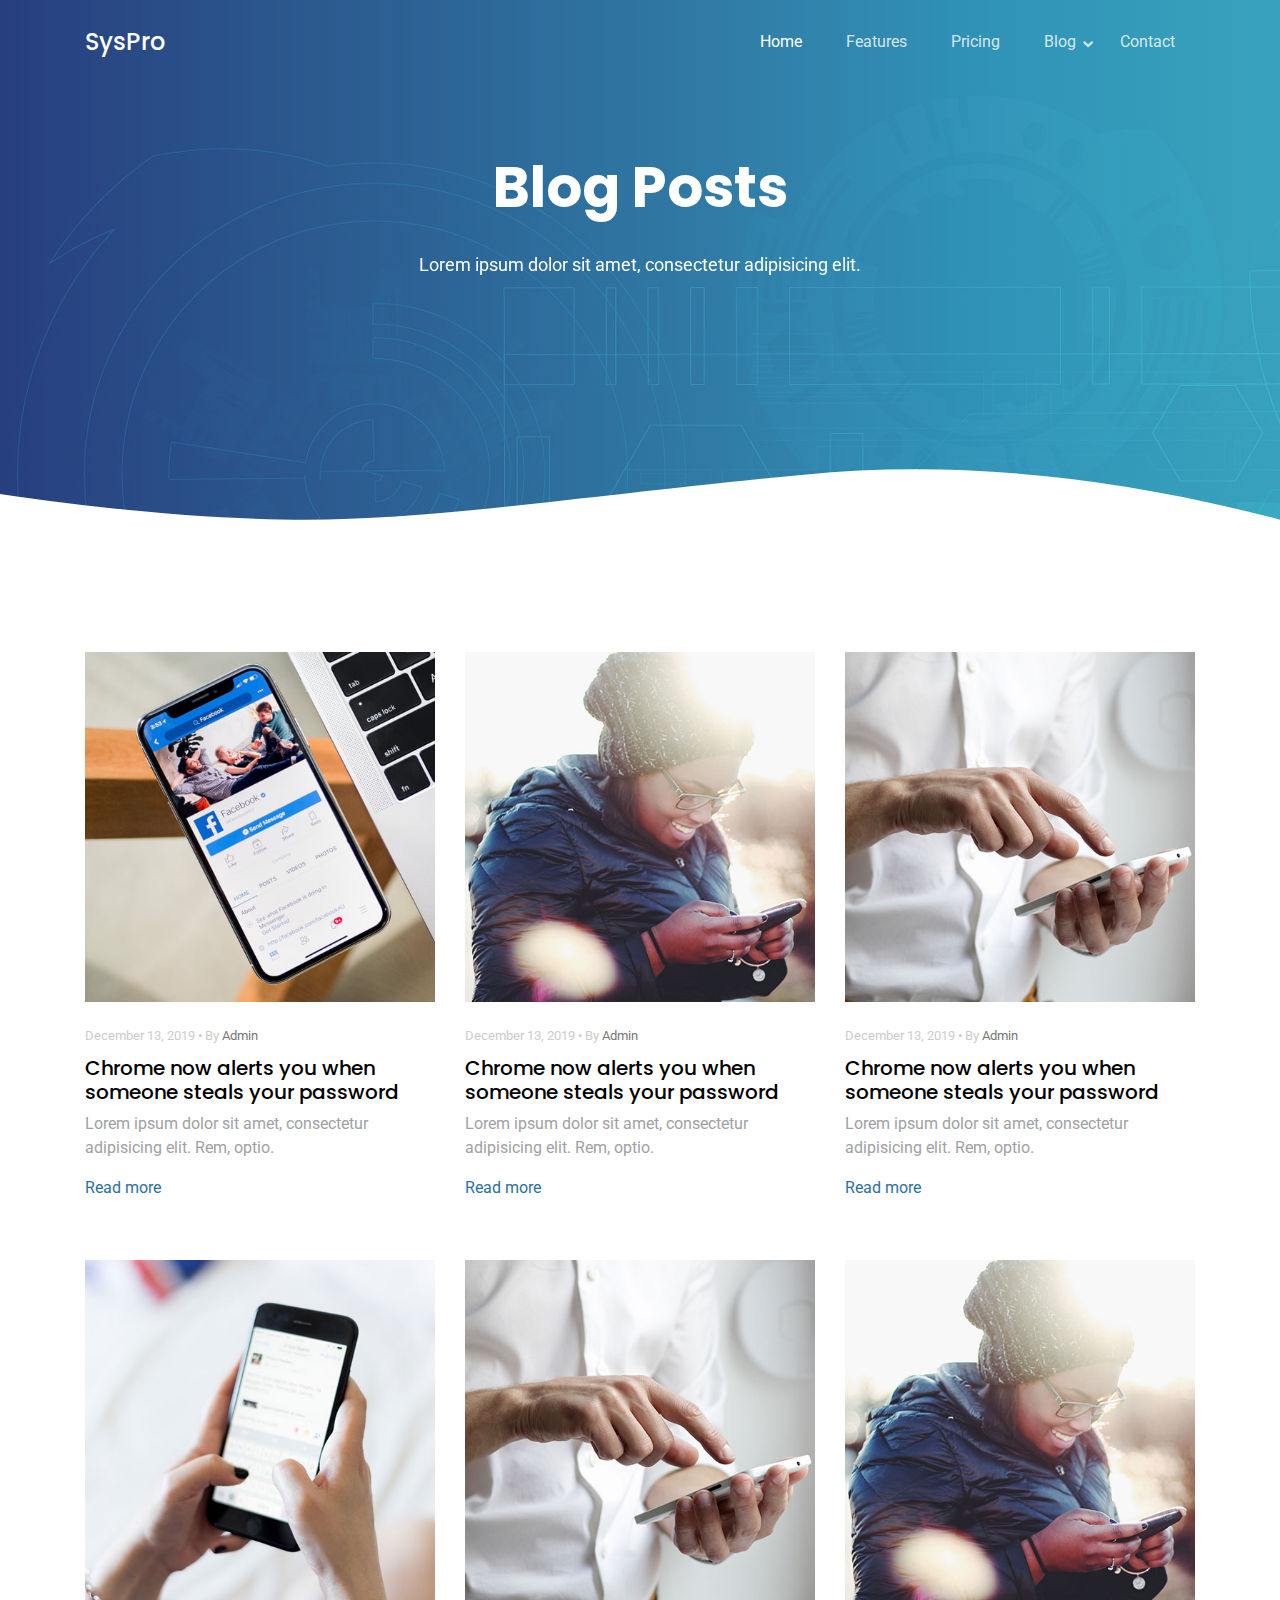
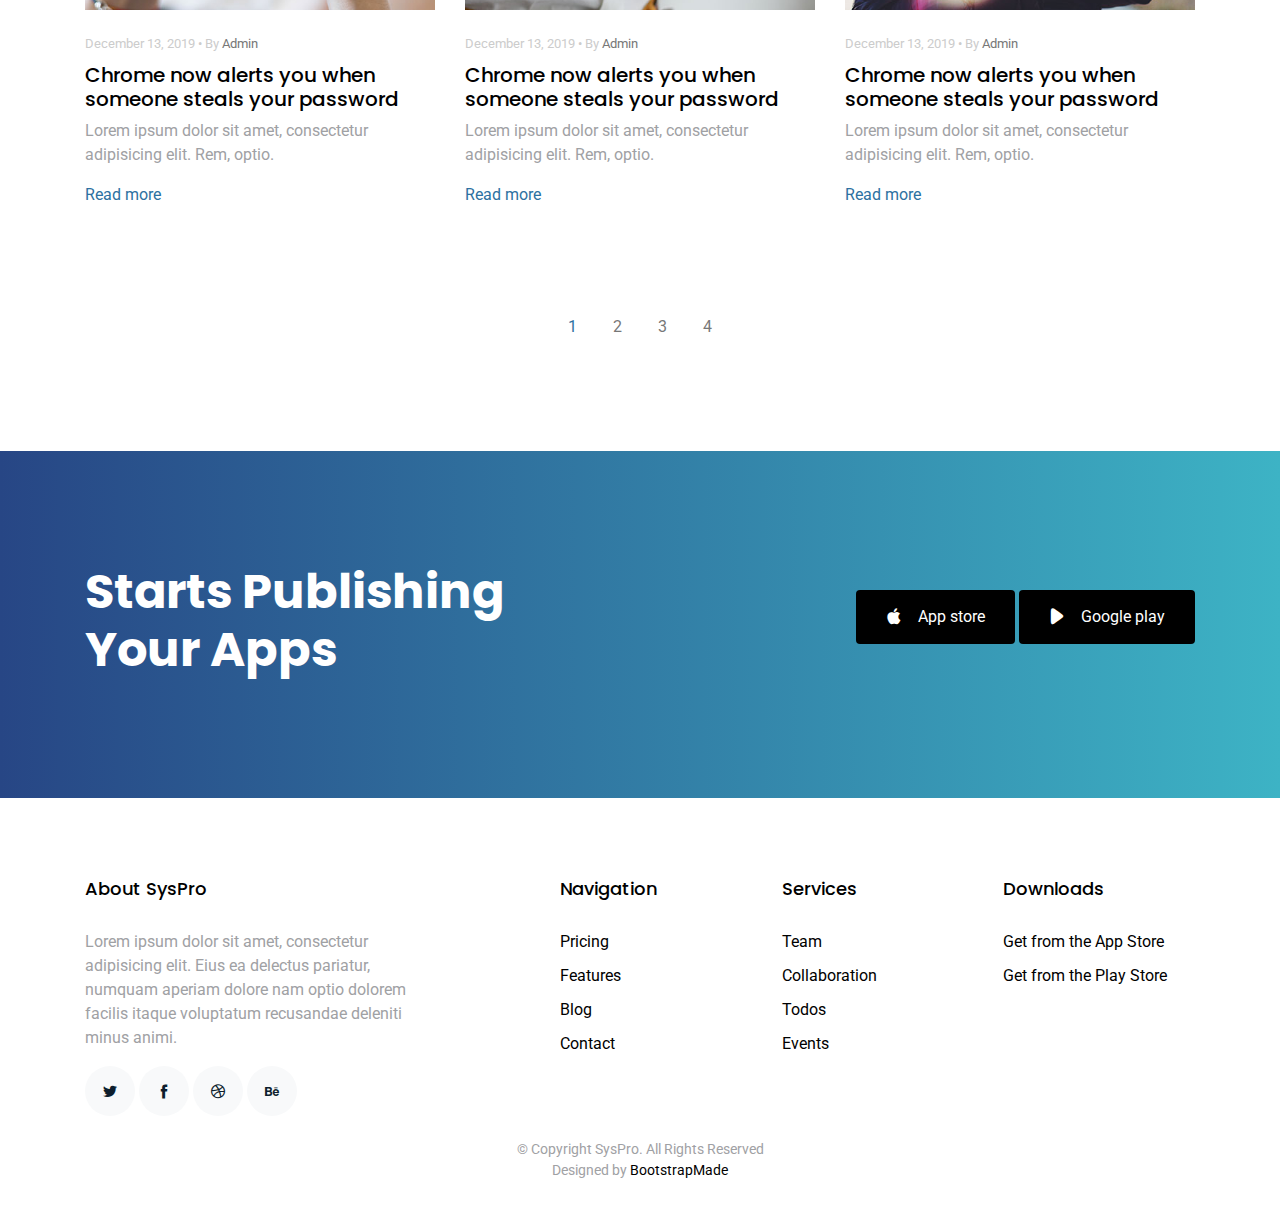
<file: blog.html>
<!DOCTYPE html>
<html lang="en">

<head>
  <meta charset="utf-8">
  <meta content="width=device-width, initial-scale=1.0" name="viewport">

  <title>Blog - SysPro Bootstrap Template</title>
  <meta content="" name="description">
  <meta content="" name="keywords">

  <!-- Favicons -->
  <link href="assets/img/favicon.png" rel="icon">
  <link href="assets/img/apple-touch-icon.png" rel="apple-touch-icon">

  <!-- Google Fonts -->
  <link href="https://fonts.googleapis.com/css?family=Roboto:300,300i,400,400i,500,500i,600,600i,700,700i|Poppins:300,300i,400,400i,500,500i,600,600i,700,700i" rel="stylesheet">

  <!-- Vendor CSS Files -->
  <link href="assets/vendor/bootstrap/css/bootstrap.min.css" rel="stylesheet">
  <link href="assets/vendor/icofont/icofont.min.css" rel="stylesheet">
  <link href="assets/vendor/aos/aos.css" rel="stylesheet">
  <link href="assets/vendor/line-awesome/css/line-awesome.min.css" rel="stylesheet">
  <link href="assets/vendor/owl.carousel/assets/owl.carousel.min.css" rel="stylesheet">

  <!-- Template Main CSS File -->
  <link href="assets/css/style.css" rel="stylesheet">

  <!-- =======================================================
  * Template Name: SysPro - v2.2.1
  * Template URL: https://bootstrapmade.com/softland-bootstrap-app-landing-page-template/
  * Author: BootstrapMade.com
  * License: https://bootstrapmade.com/license/
  ======================================================== -->
</head>

<body>

  <!-- ======= Mobile Menu ======= -->
  <div class="site-mobile-menu site-navbar-target">
    <div class="site-mobile-menu-header">
      <div class="site-mobile-menu-close mt-3">
        <span class="icofont-close js-menu-toggle"></span>
      </div>
    </div>
    <div class="site-mobile-menu-body"></div>
  </div>

  <!-- ======= Header ======= -->
  <header class="site-navbar js-sticky-header site-navbar-target" role="banner">

    <div class="container">
      <div class="row align-items-center">

        <div class="col-6 col-lg-2">
          <h1 class="mb-0 site-logo"><a href="index.html" class="mb-0">SysPro</a></h1>
        </div>

        <div class="col-12 col-md-10 d-none d-lg-block">
          <nav class="site-navigation position-relative text-right" role="navigation">

            <ul class="site-menu main-menu js-clone-nav mr-auto d-none d-lg-block">
              <li class="active"><a href="index.html" class="nav-link">Home</a></li>
              <li><a href="features.html" class="nav-link">Features</a></li>
              <li><a href="pricing.html" class="nav-link">Pricing</a></li>

              <li class="has-children">
                <a href="blog.html" class="nav-link">Blog</a>
                <ul class="dropdown">
                  <li><a href="blog.html" class="nav-link">Blog</a></li>
                  <li><a href="blog-single.html" class="nav-link">Blog Sigle</a></li>
                </ul>
              </li>
              <li><a href="contact.html" class="nav-link">Contact</a></li>
            </ul>
          </nav>
        </div>

        <div class="col-6 d-inline-block d-lg-none ml-md-0 py-3" style="position: relative; top: 3px;">

          <a href="#" class="burger site-menu-toggle js-menu-toggle" data-toggle="collapse" data-target="#main-navbar">
            <span></span>
          </a>
        </div>

      </div>
    </div>

  </header>

  <main id="main">

    <!-- ======= Blog Section ======= -->
    <section class="hero-section inner-page">
      <div class="wave">

        <svg width="1920px" height="265px" viewBox="0 0 1920 265" version="1.1" xmlns="http://www.w3.org/2000/svg" xmlns:xlink="http://www.w3.org/1999/xlink">
          <g id="Page-1" stroke="none" stroke-width="1" fill="none" fill-rule="evenodd">
            <g id="Apple-TV" transform="translate(0.000000, -402.000000)" fill="#FFFFFF">
              <path d="M0,439.134243 C175.04074,464.89273 327.944386,477.771974 458.710937,477.771974 C654.860765,477.771974 870.645295,442.632362 1205.9828,410.192501 C1429.54114,388.565926 1667.54687,411.092417 1920,477.771974 L1920,667 L1017.15166,667 L0,667 L0,439.134243 Z" id="Path"></path>
            </g>
          </g>
        </svg>

      </div>

      <div class="container">
        <div class="row align-items-center">
          <div class="col-12">
            <div class="row justify-content-center">
              <div class="col-md-7 text-center hero-text">
                <h1 data-aos="fade-up" data-aos-delay="">Blog Posts</h1>
                <p class="mb-5" data-aos="fade-up" data-aos-delay="100">Lorem ipsum dolor sit amet, consectetur adipisicing elit.</p>
              </div>
            </div>
          </div>
        </div>
      </div>

    </section>

    <section class="section">
      <div class="container">
        <div class="row mb-5">
          <div class="col-md-4">
            <div class="post-entry">
              <a href="blog-single.html" class="d-block mb-4">
                <img src="assets/img/img_1.jpg" alt="Image" class="img-fluid">
              </a>
              <div class="post-text">
                <span class="post-meta">December 13, 2019 &bullet; By <a href="#">Admin</a></span>
                <h3><a href="#">Chrome now alerts you when someone steals your password</a></h3>
                <p>Lorem ipsum dolor sit amet, consectetur adipisicing elit. Rem, optio.</p>
                <p><a href="#" class="readmore">Read more</a></p>
              </div>
            </div>
          </div>
          <div class="col-md-4">
            <div class="post-entry">
              <a href="blog-single.html" class="d-block mb-4">
                <img src="assets/img/img_2.jpg" alt="Image" class="img-fluid">
              </a>
              <div class="post-text">
                <span class="post-meta">December 13, 2019 &bullet; By <a href="#">Admin</a></span>
                <h3><a href="#">Chrome now alerts you when someone steals your password</a></h3>
                <p>Lorem ipsum dolor sit amet, consectetur adipisicing elit. Rem, optio.</p>
                <p><a href="#" class="readmore">Read more</a></p>
              </div>
            </div>
          </div>
          <div class="col-md-4">
            <div class="post-entry">
              <a href="blog-single.html" class="d-block mb-4">
                <img src="assets/img/img_3.jpg" alt="Image" class="img-fluid">
              </a>
              <div class="post-text">
                <span class="post-meta">December 13, 2019 &bullet; By <a href="#">Admin</a></span>
                <h3><a href="#">Chrome now alerts you when someone steals your password</a></h3>
                <p>Lorem ipsum dolor sit amet, consectetur adipisicing elit. Rem, optio.</p>
                <p><a href="#" class="readmore">Read more</a></p>
              </div>
            </div>
          </div>

          <div class="col-md-4">
            <div class="post-entry">
              <a href="blog-single.html" class="d-block mb-4">
                <img src="assets/img/img_4.jpg" alt="Image" class="img-fluid">
              </a>
              <div class="post-text">
                <span class="post-meta">December 13, 2019 &bullet; By <a href="#">Admin</a></span>
                <h3><a href="#">Chrome now alerts you when someone steals your password</a></h3>
                <p>Lorem ipsum dolor sit amet, consectetur adipisicing elit. Rem, optio.</p>
                <p><a href="#" class="readmore">Read more</a></p>
              </div>
            </div>
          </div>
          <div class="col-md-4">
            <div class="post-entry">
              <a href="blog-single.html" class="d-block mb-4">
                <img src="assets/img/img_3.jpg" alt="Image" class="img-fluid">
              </a>
              <div class="post-text">
                <span class="post-meta">December 13, 2019 &bullet; By <a href="#">Admin</a></span>
                <h3><a href="#">Chrome now alerts you when someone steals your password</a></h3>
                <p>Lorem ipsum dolor sit amet, consectetur adipisicing elit. Rem, optio.</p>
                <p><a href="#" class="readmore">Read more</a></p>
              </div>
            </div>
          </div>
          <div class="col-md-4">
            <div class="post-entry">
              <a href="blog-single.html" class="d-block mb-4">
                <img src="assets/img/img_2.jpg" alt="Image" class="img-fluid">
              </a>
              <div class="post-text">
                <span class="post-meta">December 13, 2019 &bullet; By <a href="#">Admin</a></span>
                <h3><a href="#">Chrome now alerts you when someone steals your password</a></h3>
                <p>Lorem ipsum dolor sit amet, consectetur adipisicing elit. Rem, optio.</p>
                <p><a href="#" class="readmore">Read more</a></p>
              </div>
            </div>
          </div>

        </div>

        <div class="row">
          <div class="col-12 text-center">
            <span class="p-3 active text-primary">1</span>
            <a href="#" class="p-3">2</a>
            <a href="#" class="p-3">3</a>
            <a href="#" class="p-3">4</a>
          </div>
        </div>
      </div>

    </section>

    <!-- ======= CTA Section ======= -->
    <section class="section cta-section">
      <div class="container">
        <div class="row align-items-center">
          <div class="col-md-6 mr-auto text-center text-md-left mb-5 mb-md-0">
            <h2>Starts Publishing Your Apps</h2>
          </div>
          <div class="col-md-5 text-center text-md-right">
            <p><a href="#" class="btn"><span class="icofont-brand-apple mr-3"></span>App store</a> <a href="#" class="btn"><span class="icofont-ui-play mr-3"></span>Google play</a></p>
          </div>
        </div>
      </div>
    </section><!-- End CTA Section -->

  </main><!-- End #main -->

  <!-- ======= Footer ======= -->
  <footer class="footer" role="contentinfo">
    <div class="container">
      <div class="row">
        <div class="col-md-4 mb-4 mb-md-0">
          <h3>About SysPro</h3>
          <p>Lorem ipsum dolor sit amet, consectetur adipisicing elit. Eius ea delectus pariatur, numquam aperiam
            dolore nam optio dolorem facilis itaque voluptatum recusandae deleniti minus animi.</p>
          <p class="social">
            <a href="#"><span class="icofont-twitter"></span></a>
            <a href="#"><span class="icofont-facebook"></span></a>
            <a href="#"><span class="icofont-dribbble"></span></a>
            <a href="#"><span class="icofont-behance"></span></a>
          </p>
        </div>
        <div class="col-md-7 ml-auto">
          <div class="row site-section pt-0">
            <div class="col-md-4 mb-4 mb-md-0">
              <h3>Navigation</h3>
              <ul class="list-unstyled">
                <li><a href="#">Pricing</a></li>
                <li><a href="#">Features</a></li>
                <li><a href="#">Blog</a></li>
                <li><a href="#">Contact</a></li>
              </ul>
            </div>
            <div class="col-md-4 mb-4 mb-md-0">
              <h3>Services</h3>
              <ul class="list-unstyled">
                <li><a href="#">Team</a></li>
                <li><a href="#">Collaboration</a></li>
                <li><a href="#">Todos</a></li>
                <li><a href="#">Events</a></li>
              </ul>
            </div>
            <div class="col-md-4 mb-4 mb-md-0">
              <h3>Downloads</h3>
              <ul class="list-unstyled">
                <li><a href="#">Get from the App Store</a></li>
                <li><a href="#">Get from the Play Store</a></li>
              </ul>
            </div>
          </div>
        </div>
      </div>

      <div class="row justify-content-center text-center">
        <div class="col-md-7">
          <p class="copyright">&copy; Copyright SysPro. All Rights Reserved</p>
          <div class="credits">
            <!--
            All the links in the footer should remain intact.
            You can delete the links only if you purchased the pro version.
            Licensing information: https://bootstrapmade.com/license/
            Purchase the pro version with working PHP/AJAX contact form: https://bootstrapmade.com/buy/?theme=SysPro
          -->
            Designed by <a href="https://bootstrapmade.com/">BootstrapMade</a>
          </div>
        </div>
      </div>

    </div>
  </footer>

  <a href="#" class="back-to-top"><i class="icofont-simple-up"></i></a>

  <!-- Vendor JS Files -->
  <script src="assets/vendor/jquery/jquery.min.js"></script>
  <script src="assets/vendor/bootstrap/js/bootstrap.bundle.min.js"></script>
  <script src="assets/vendor/jquery.easing/jquery.easing.min.js"></script>
  <script src="assets/vendor/php-email-form/validate.js"></script>
  <script src="assets/vendor/aos/aos.js"></script>
  <script src="assets/vendor/owl.carousel/owl.carousel.min.js"></script>
  <script src="assets/vendor/jquery-sticky/jquery.sticky.js"></script>

  <!-- Template Main JS File -->
  <script src="assets/js/main.js"></script>

</body>

</html>
</file>
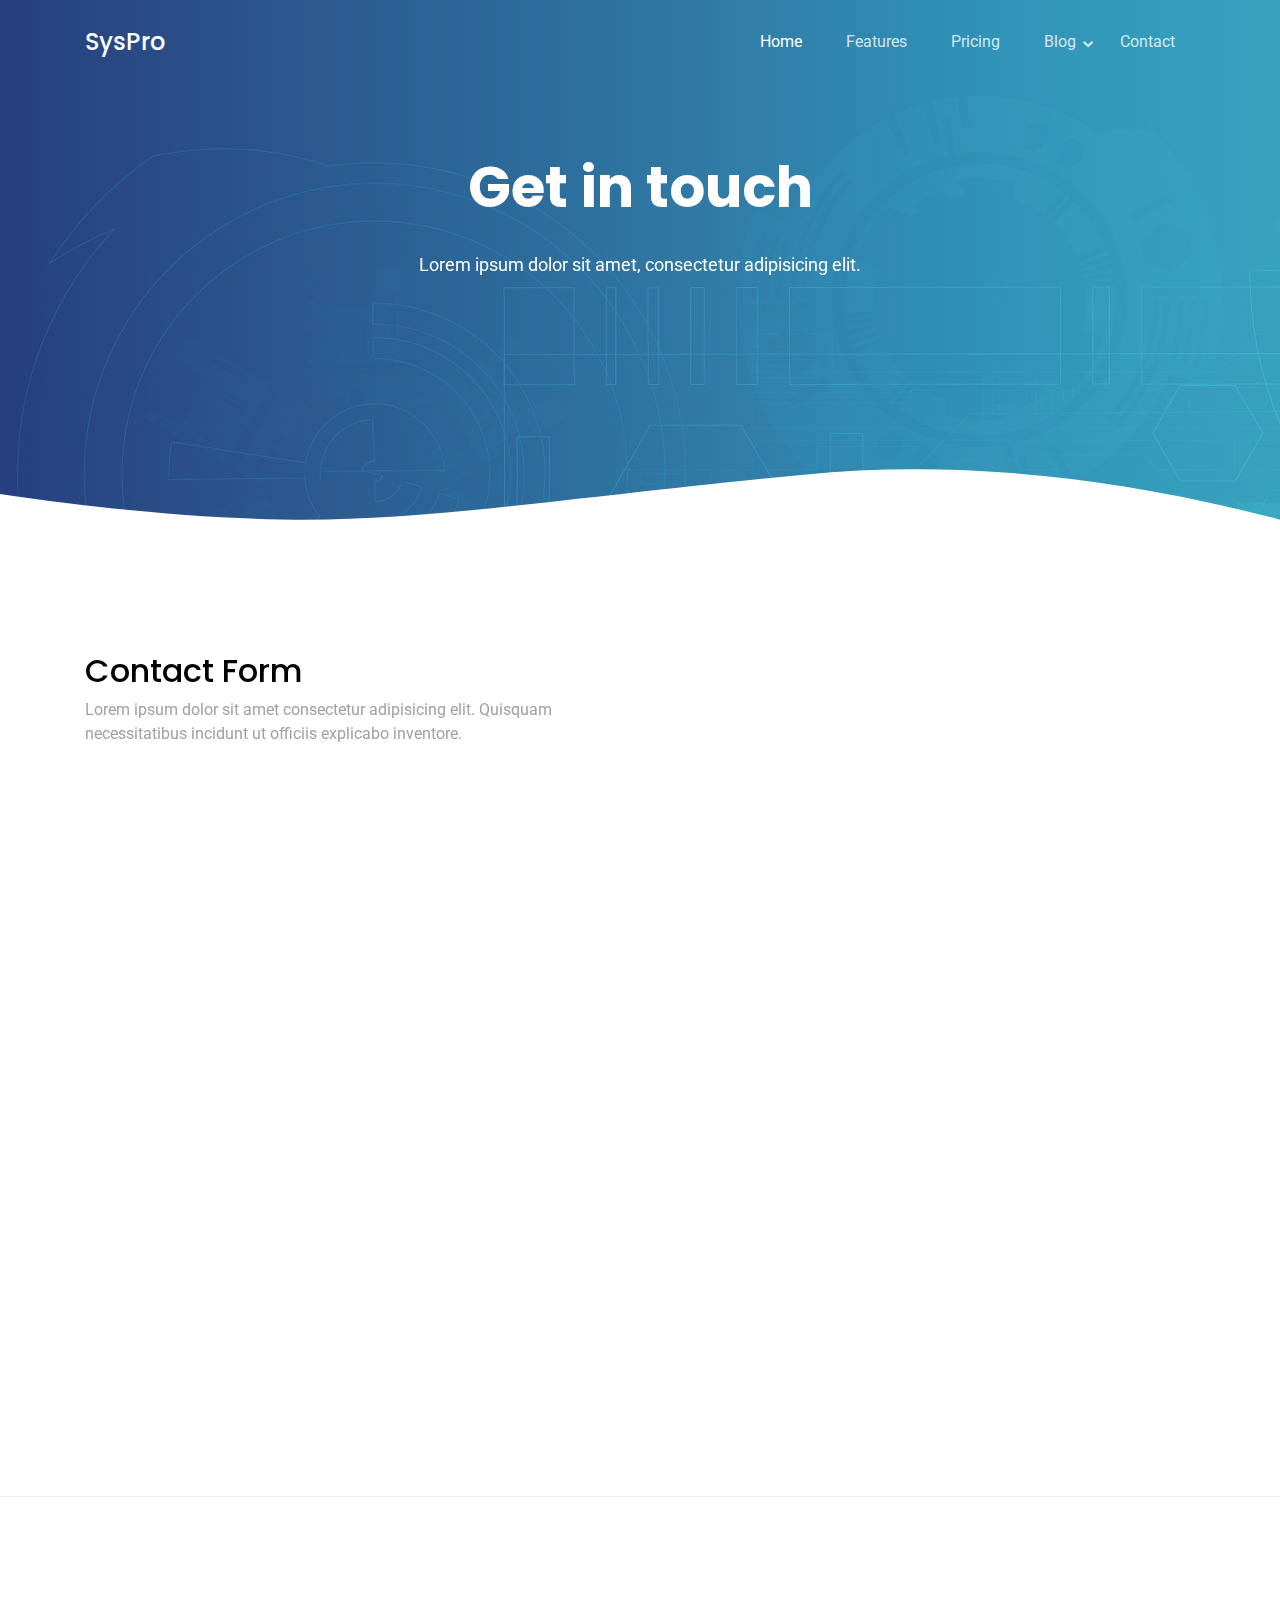
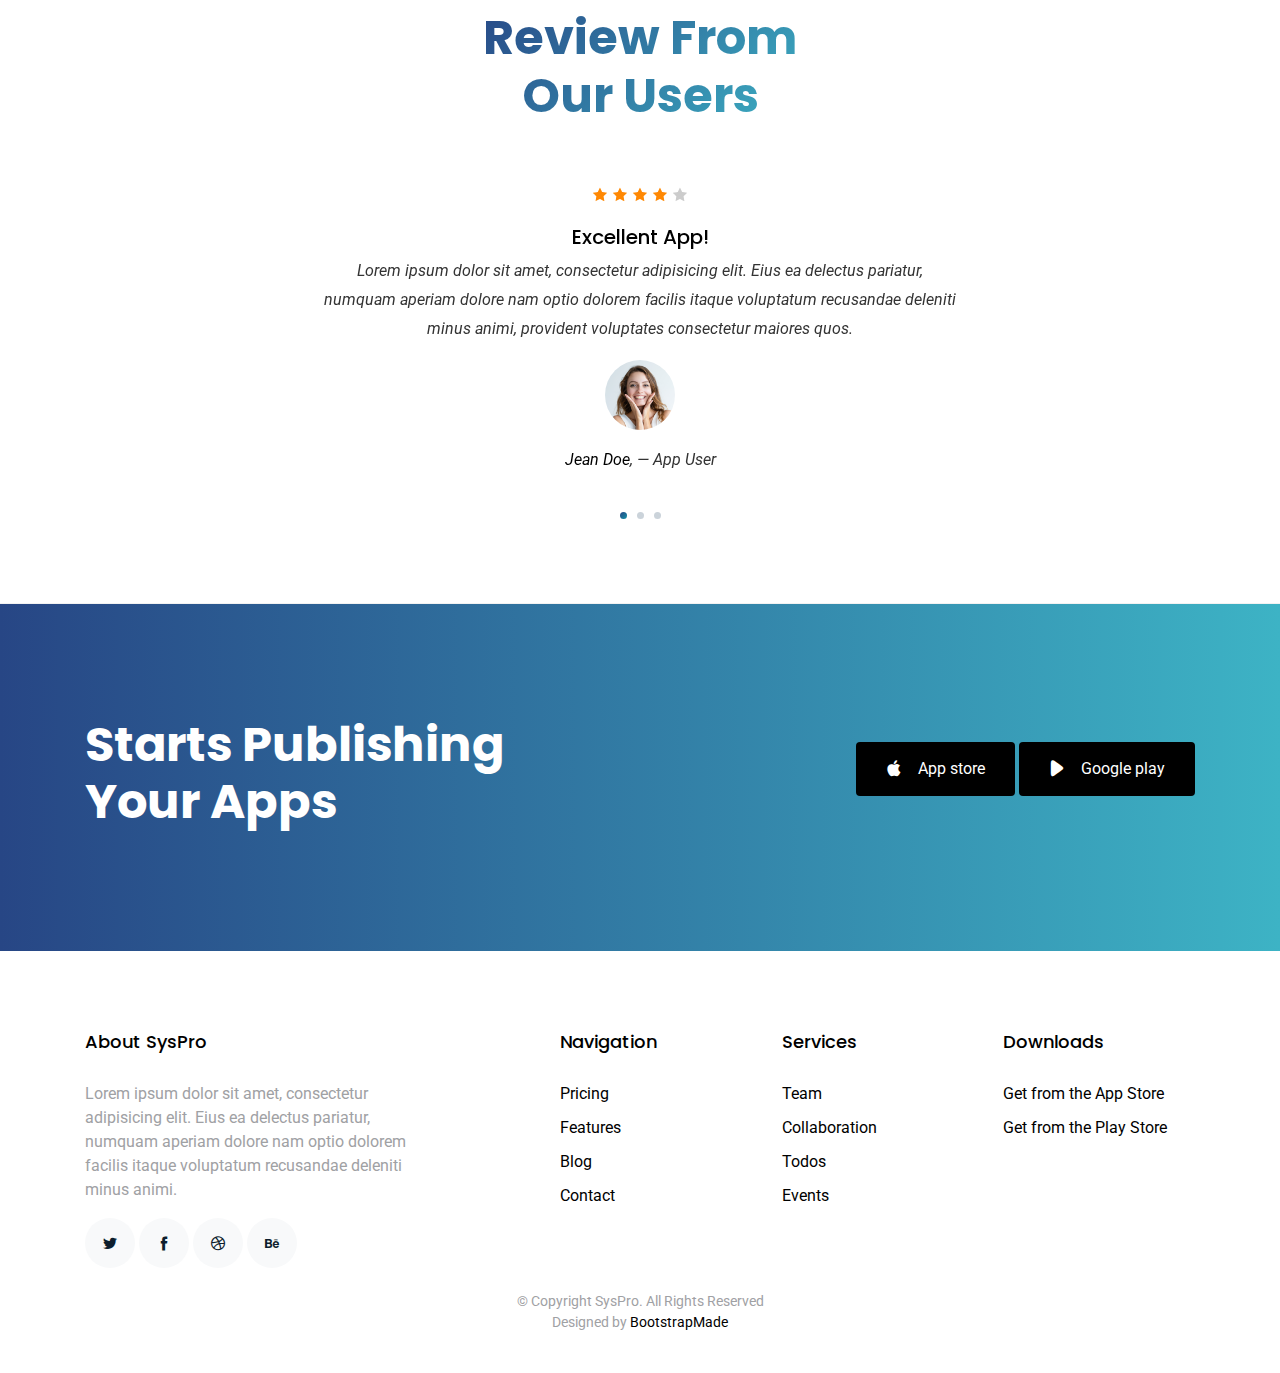
<file: contact.html>
<!DOCTYPE html>
<html lang="en">

<head>
  <meta charset="utf-8">
  <meta content="width=device-width, initial-scale=1.0" name="viewport">

  <title>SysPro Bootstrap Template - Contact</title>
  <meta content="" name="description">
  <meta content="" name="keywords">

  <!-- Favicons -->
  <link href="assets/img/favicon.png" rel="icon">
  <link href="assets/img/apple-touch-icon.png" rel="apple-touch-icon">

  <!-- Google Fonts -->
  <link href="https://fonts.googleapis.com/css?family=Roboto:300,300i,400,400i,500,500i,600,600i,700,700i|Poppins:300,300i,400,400i,500,500i,600,600i,700,700i" rel="stylesheet">

  <!-- Vendor CSS Files -->
  <link href="assets/vendor/bootstrap/css/bootstrap.min.css" rel="stylesheet">
  <link href="assets/vendor/icofont/icofont.min.css" rel="stylesheet">
  <link href="assets/vendor/aos/aos.css" rel="stylesheet">
  <link href="assets/vendor/line-awesome/css/line-awesome.min.css" rel="stylesheet">
  <link href="assets/vendor/owl.carousel/assets/owl.carousel.min.css" rel="stylesheet">

  <!-- Template Main CSS File -->
  <link href="assets/css/style.css" rel="stylesheet">

  <!-- =======================================================
  * Template Name: SysPro - v2.2.1
  * Template URL: https://bootstrapmade.com/softland-bootstrap-app-landing-page-template/
  * Author: BootstrapMade.com
  * License: https://bootstrapmade.com/license/
  ======================================================== -->
</head>

<body>

  <!-- ======= Mobile Menu ======= -->
  <div class="site-mobile-menu site-navbar-target">
    <div class="site-mobile-menu-header">
      <div class="site-mobile-menu-close mt-3">
        <span class="icofont-close js-menu-toggle"></span>
      </div>
    </div>
    <div class="site-mobile-menu-body"></div>
  </div>

  <!-- ======= Header ======= -->
  <header class="site-navbar js-sticky-header site-navbar-target" role="banner">

    <div class="container">
      <div class="row align-items-center">

        <div class="col-6 col-lg-2">
          <h1 class="mb-0 site-logo"><a href="index.html" class="mb-0">SysPro</a></h1>
        </div>

        <div class="col-12 col-md-10 d-none d-lg-block">
          <nav class="site-navigation position-relative text-right" role="navigation">

            <ul class="site-menu main-menu js-clone-nav mr-auto d-none d-lg-block">
              <li class="active"><a href="index.html" class="nav-link">Home</a></li>
              <li><a href="features.html" class="nav-link">Features</a></li>
              <li><a href="pricing.html" class="nav-link">Pricing</a></li>

              <li class="has-children">
                <a href="blog.html" class="nav-link">Blog</a>
                <ul class="dropdown">
                  <li><a href="blog.html" class="nav-link">Blog</a></li>
                  <li><a href="blog-single.html" class="nav-link">Blog Sigle</a></li>
                </ul>
              </li>
              <li><a href="contact.html" class="nav-link">Contact</a></li>
            </ul>
          </nav>
        </div>

        <div class="col-6 d-inline-block d-lg-none ml-md-0 py-3" style="position: relative; top: 3px;">

          <a href="#" class="burger site-menu-toggle js-menu-toggle" data-toggle="collapse" data-target="#main-navbar">
            <span></span>
          </a>
        </div>

      </div>
    </div>

  </header>

  <main id="main">

    <section class="hero-section inner-page">
      <div class="wave">

        <svg width="1920px" height="265px" viewBox="0 0 1920 265" version="1.1" xmlns="http://www.w3.org/2000/svg" xmlns:xlink="http://www.w3.org/1999/xlink">
          <g id="Page-1" stroke="none" stroke-width="1" fill="none" fill-rule="evenodd">
            <g id="Apple-TV" transform="translate(0.000000, -402.000000)" fill="#FFFFFF">
              <path d="M0,439.134243 C175.04074,464.89273 327.944386,477.771974 458.710937,477.771974 C654.860765,477.771974 870.645295,442.632362 1205.9828,410.192501 C1429.54114,388.565926 1667.54687,411.092417 1920,477.771974 L1920,667 L1017.15166,667 L0,667 L0,439.134243 Z" id="Path"></path>
            </g>
          </g>
        </svg>

      </div>

      <div class="container">
        <div class="row align-items-center">
          <div class="col-12">
            <div class="row justify-content-center">
              <div class="col-md-7 text-center hero-text">
                <h1 data-aos="fade-up" data-aos-delay="">Get in touch</h1>
                <p class="mb-5" data-aos="fade-up" data-aos-delay="100">Lorem ipsum dolor sit amet, consectetur adipisicing elit.</p>
              </div>
            </div>
          </div>
        </div>
      </div>

    </section>

    <section class="section">
      <div class="container">
        <div class="row mb-5 align-items-end">
          <div class="col-md-6" data-aos="fade-up">

            <h2>Contact Form</h2>
            <p class="mb-0">Lorem ipsum dolor sit amet consectetur adipisicing elit. Quisquam necessitatibus incidunt ut officiis explicabo inventore.</p>
          </div>

        </div>

        <div class="row">
          <div class="col-md-4 ml-auto order-2" data-aos="fade-up">
            <ul class="list-unstyled">
              <li class="mb-3">
                <strong class="d-block mb-1">Address</strong>
                <span>203 Fake St. Mountain View, San Francisco, California, USA</span>
              </li>
              <li class="mb-3">
                <strong class="d-block mb-1">Phone</strong>
                <span>+1 232 3235 324</span>
              </li>
              <li class="mb-3">
                <strong class="d-block mb-1">Email</strong>
                <span>youremail@domain.com</span>
              </li>
            </ul>
          </div>

          <div class="col-md-6 mb-5 mb-md-0" data-aos="fade-up">
            <form action="forms/contact.php" method="post" role="form" class="php-email-form">

              <div class="row">
                <div class="col-md-6 form-group">
                  <label for="name">Name</label>
                  <input type="text" name="name" class="form-control" id="name" data-rule="minlen:4" data-msg="Please enter at least 4 chars" />
                  <div class="validate"></div>
                </div>
                <div class="col-md-6 form-group">
                  <label for="name">Email</label>
                  <input type="email" class="form-control" name="email" id="email" data-rule="email" data-msg="Please enter a valid email" />
                  <div class="validate"></div>
                </div>
                <div class="col-md-12 form-group">
                  <label for="name">Subject</label>
                  <input type="text" class="form-control" name="subject" id="subject" data-rule="minlen:4" data-msg="Please enter at least 8 chars of subject" />
                  <div class="validate"></div>
                </div>
                <div class="col-md-12 form-group">
                  <label for="name">Message</label>
                  <textarea class="form-control" name="message" cols="30" rows="10" data-rule="required" data-msg="Please write something for us"></textarea>
                  <div class="validate"></div>
                </div>

                <div class="col-md-12 mb-3">
                  <div class="loading">Loading</div>
                  <div class="error-message"></div>
                  <div class="sent-message">Your message has been sent. Thank you!</div>
                </div>

                <div class="col-md-6 form-group">
                  <input type="submit" class="btn btn-primary d-block w-100" value="Send Message">
                </div>
              </div>

            </form>
          </div>

        </div>
      </div>
    </section>

    <!-- ======= Testimonials Section ======= -->
    <section class="section border-top border-bottom">
      <div class="container">
        <div class="row justify-content-center text-center mb-5">
          <div class="col-md-4">
            <h2 class="section-heading">Review From Our Users</h2>
          </div>
        </div>
        <div class="row justify-content-center text-center">
          <div class="col-md-7">
            <div class="owl-carousel testimonial-carousel">
              <div class="review text-center">
                <p class="stars">
                  <span class="icofont-star"></span>
                  <span class="icofont-star"></span>
                  <span class="icofont-star"></span>
                  <span class="icofont-star"></span>
                  <span class="icofont-star muted"></span>
                </p>
                <h3>Excellent App!</h3>
                <blockquote>
                  <p>Lorem ipsum dolor sit amet, consectetur adipisicing elit. Eius ea delectus pariatur, numquam
                    aperiam dolore nam optio dolorem facilis itaque voluptatum recusandae deleniti minus animi,
                    provident voluptates consectetur maiores quos.</p>
                </blockquote>

                <p class="review-user">
                  <img src="assets/img/person_1.jpg" alt="Image" class="img-fluid rounded-circle mb-3">
                  <span class="d-block">
                    <span class="text-black">Jean Doe</span>, &mdash; App User
                  </span>
                </p>

              </div>

              <div class="review text-center">
                <p class="stars">
                  <span class="icofont-star"></span>
                  <span class="icofont-star"></span>
                  <span class="icofont-star"></span>
                  <span class="icofont-star"></span>
                  <span class="icofont-star muted"></span>
                </p>
                <h3>This App is easy to use!</h3>
                <blockquote>
                  <p>Lorem ipsum dolor sit amet, consectetur adipisicing elit. Eius ea delectus pariatur, numquam
                    aperiam dolore nam optio dolorem facilis itaque voluptatum recusandae deleniti minus animi,
                    provident voluptates consectetur maiores quos.</p>
                </blockquote>

                <p class="review-user">
                  <img src="assets/img/person_2.jpg" alt="Image" class="img-fluid rounded-circle mb-3">
                  <span class="d-block">
                    <span class="text-black">Johan Smith</span>, &mdash; App User
                  </span>
                </p>

              </div>

              <div class="review text-center">
                <p class="stars">
                  <span class="icofont-star"></span>
                  <span class="icofont-star"></span>
                  <span class="icofont-star"></span>
                  <span class="icofont-star"></span>
                  <span class="icofont-star muted"></span>
                </p>
                <h3>Awesome functionality!</h3>
                <blockquote>
                  <p>Lorem ipsum dolor sit amet, consectetur adipisicing elit. Eius ea delectus pariatur, numquam
                    aperiam dolore nam optio dolorem facilis itaque voluptatum recusandae deleniti minus animi,
                    provident voluptates consectetur maiores quos.</p>
                </blockquote>

                <p class="review-user">
                  <img src="assets/img/person_3.jpg" alt="Image" class="img-fluid rounded-circle mb-3">
                  <span class="d-block">
                    <span class="text-black">Jean Thunberg</span>, &mdash; App User
                  </span>
                </p>

              </div>
            </div>
          </div>
        </div>
      </div>
    </section><!-- End Testimonials Section -->

    <!-- ======= CTA Section ======= -->
    <section class="section cta-section">
      <div class="container">
        <div class="row align-items-center">
          <div class="col-md-6 mr-auto text-center text-md-left mb-5 mb-md-0">
            <h2>Starts Publishing Your Apps</h2>
          </div>
          <div class="col-md-5 text-center text-md-right">
            <p><a href="#" class="btn"><span class="icofont-brand-apple mr-3"></span>App store</a> <a href="#" class="btn"><span class="icofont-ui-play mr-3"></span>Google play</a></p>
          </div>
        </div>
      </div>
    </section><!-- End CTA Section -->

  </main><!-- End #main -->

  <!-- ======= Footer ======= -->
  <footer class="footer" role="contentinfo">
    <div class="container">
      <div class="row">
        <div class="col-md-4 mb-4 mb-md-0">
          <h3>About SysPro</h3>
          <p>Lorem ipsum dolor sit amet, consectetur adipisicing elit. Eius ea delectus pariatur, numquam aperiam
            dolore nam optio dolorem facilis itaque voluptatum recusandae deleniti minus animi.</p>
          <p class="social">
            <a href="#"><span class="icofont-twitter"></span></a>
            <a href="#"><span class="icofont-facebook"></span></a>
            <a href="#"><span class="icofont-dribbble"></span></a>
            <a href="#"><span class="icofont-behance"></span></a>
          </p>
        </div>
        <div class="col-md-7 ml-auto">
          <div class="row site-section pt-0">
            <div class="col-md-4 mb-4 mb-md-0">
              <h3>Navigation</h3>
              <ul class="list-unstyled">
                <li><a href="#">Pricing</a></li>
                <li><a href="#">Features</a></li>
                <li><a href="#">Blog</a></li>
                <li><a href="#">Contact</a></li>
              </ul>
            </div>
            <div class="col-md-4 mb-4 mb-md-0">
              <h3>Services</h3>
              <ul class="list-unstyled">
                <li><a href="#">Team</a></li>
                <li><a href="#">Collaboration</a></li>
                <li><a href="#">Todos</a></li>
                <li><a href="#">Events</a></li>
              </ul>
            </div>
            <div class="col-md-4 mb-4 mb-md-0">
              <h3>Downloads</h3>
              <ul class="list-unstyled">
                <li><a href="#">Get from the App Store</a></li>
                <li><a href="#">Get from the Play Store</a></li>
              </ul>
            </div>
          </div>
        </div>
      </div>

      <div class="row justify-content-center text-center">
        <div class="col-md-7">
          <p class="copyright">&copy; Copyright SysPro. All Rights Reserved</p>
          <div class="credits">
            <!--
            All the links in the footer should remain intact.
            You can delete the links only if you purchased the pro version.
            Licensing information: https://bootstrapmade.com/license/
            Purchase the pro version with working PHP/AJAX contact form: https://bootstrapmade.com/buy/?theme=SysPro
          -->
            Designed by <a href="https://bootstrapmade.com/">BootstrapMade</a>
          </div>
        </div>
      </div>

    </div>
  </footer>

  <a href="#" class="back-to-top"><i class="icofont-simple-up"></i></a>

  <!-- Vendor JS Files -->
  <script src="assets/vendor/jquery/jquery.min.js"></script>
  <script src="assets/vendor/bootstrap/js/bootstrap.bundle.min.js"></script>
  <script src="assets/vendor/jquery.easing/jquery.easing.min.js"></script>
  <script src="assets/vendor/php-email-form/validate.js"></script>
  <script src="assets/vendor/aos/aos.js"></script>
  <script src="assets/vendor/owl.carousel/owl.carousel.min.js"></script>
  <script src="assets/vendor/jquery-sticky/jquery.sticky.js"></script>

  <!-- Template Main JS File -->
  <script src="assets/js/main.js"></script>

</body>

</html>
</file>
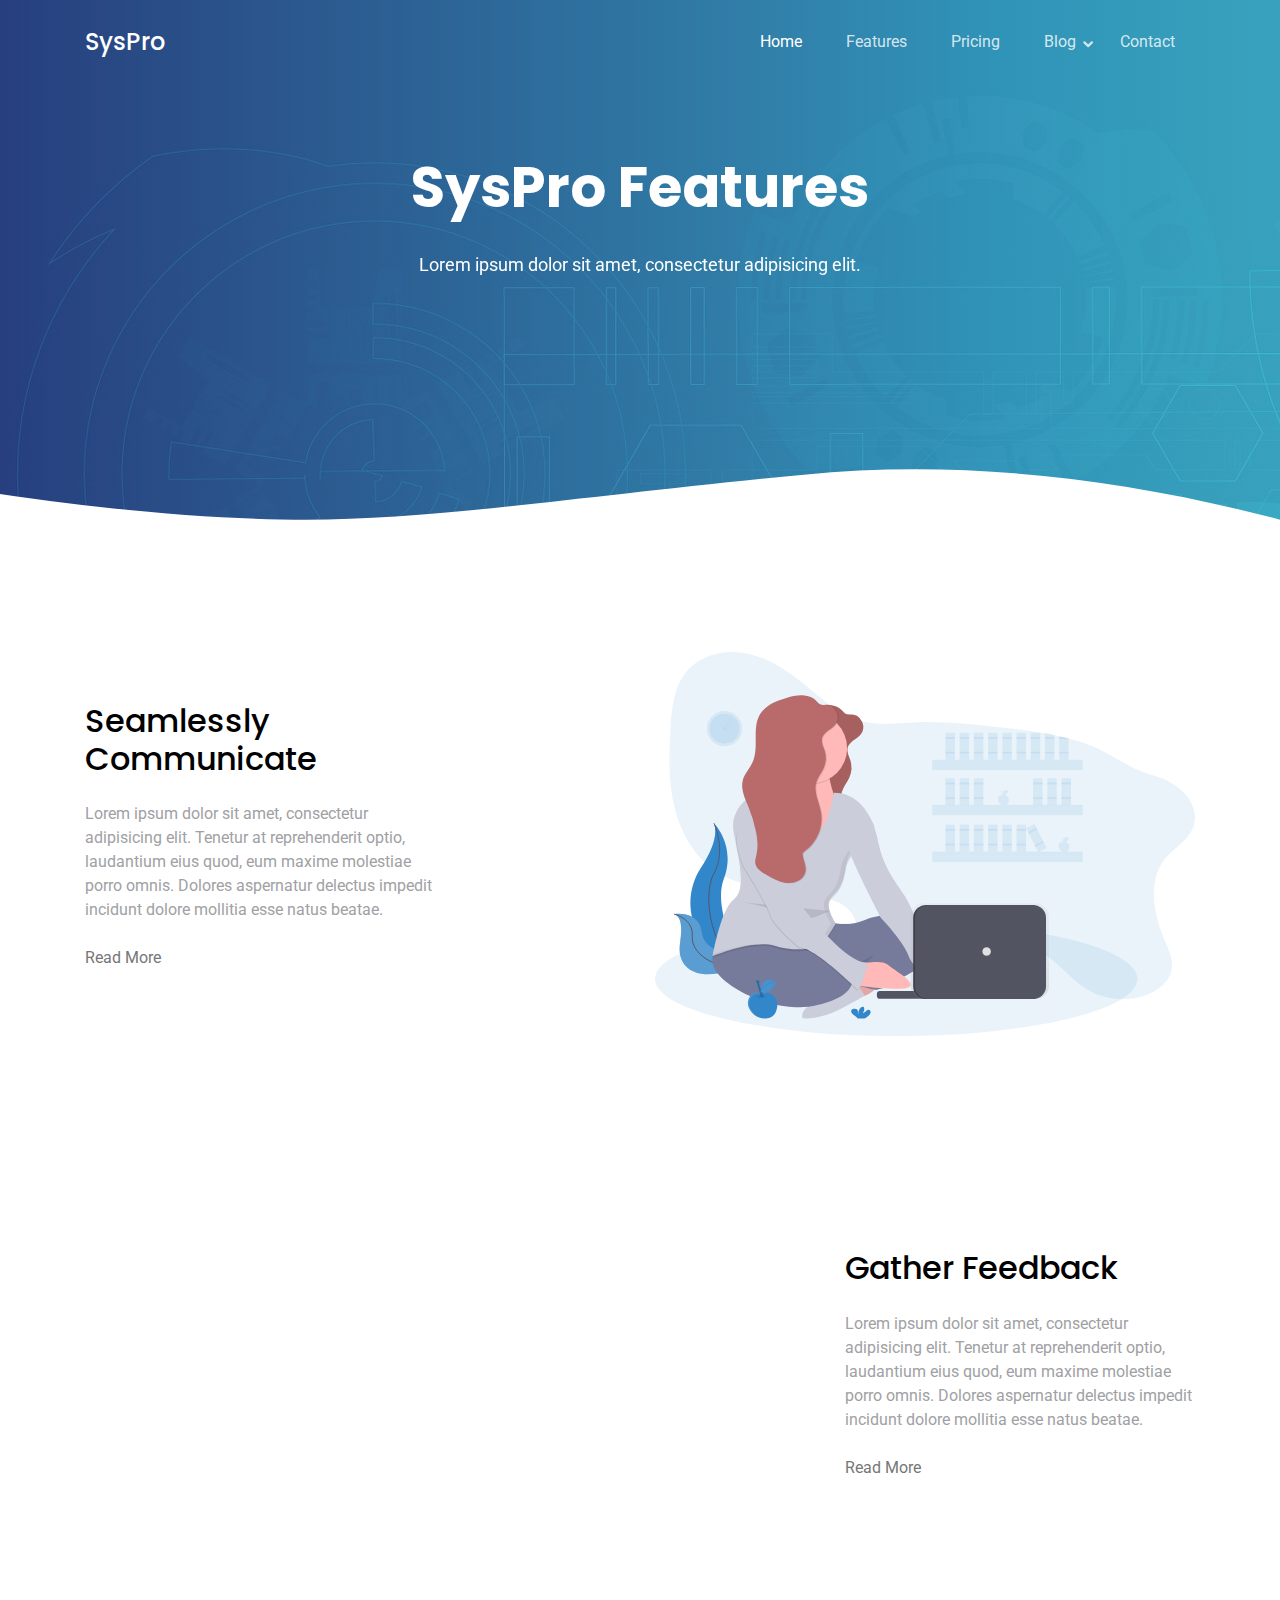
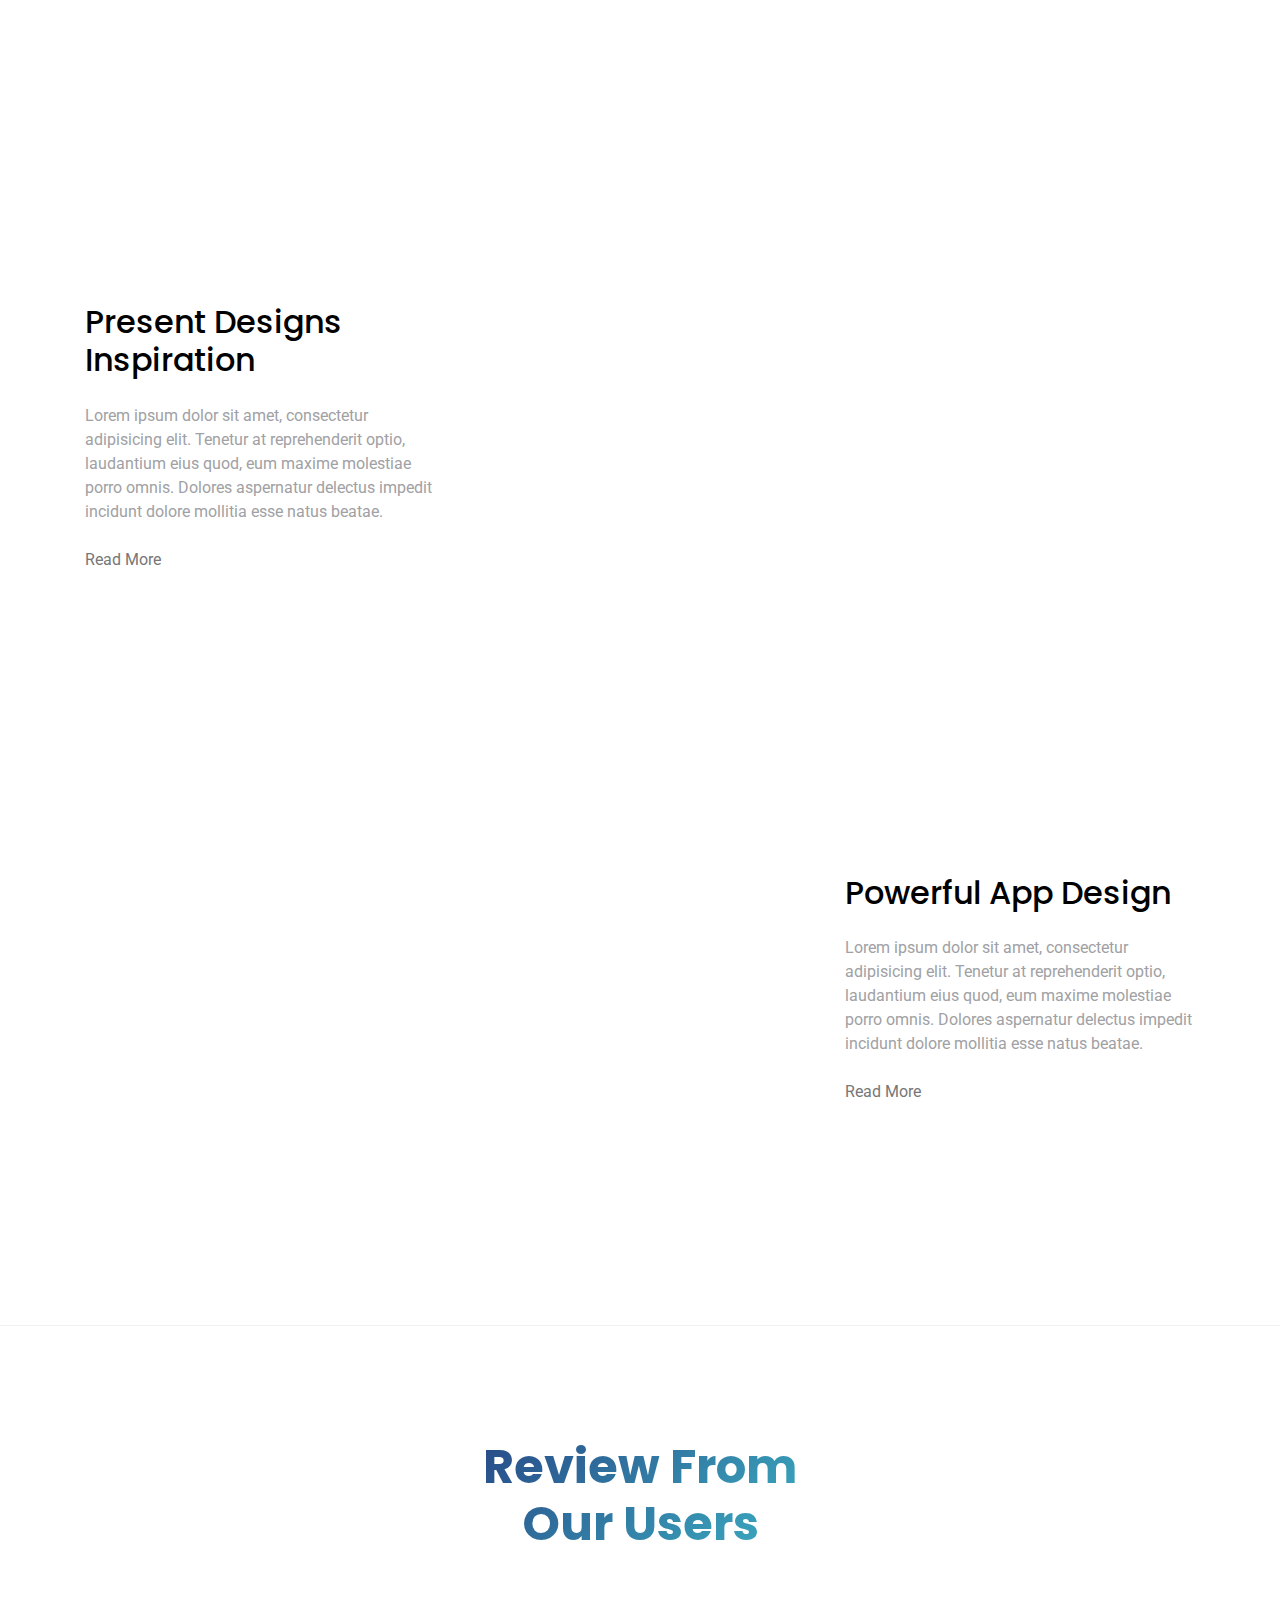
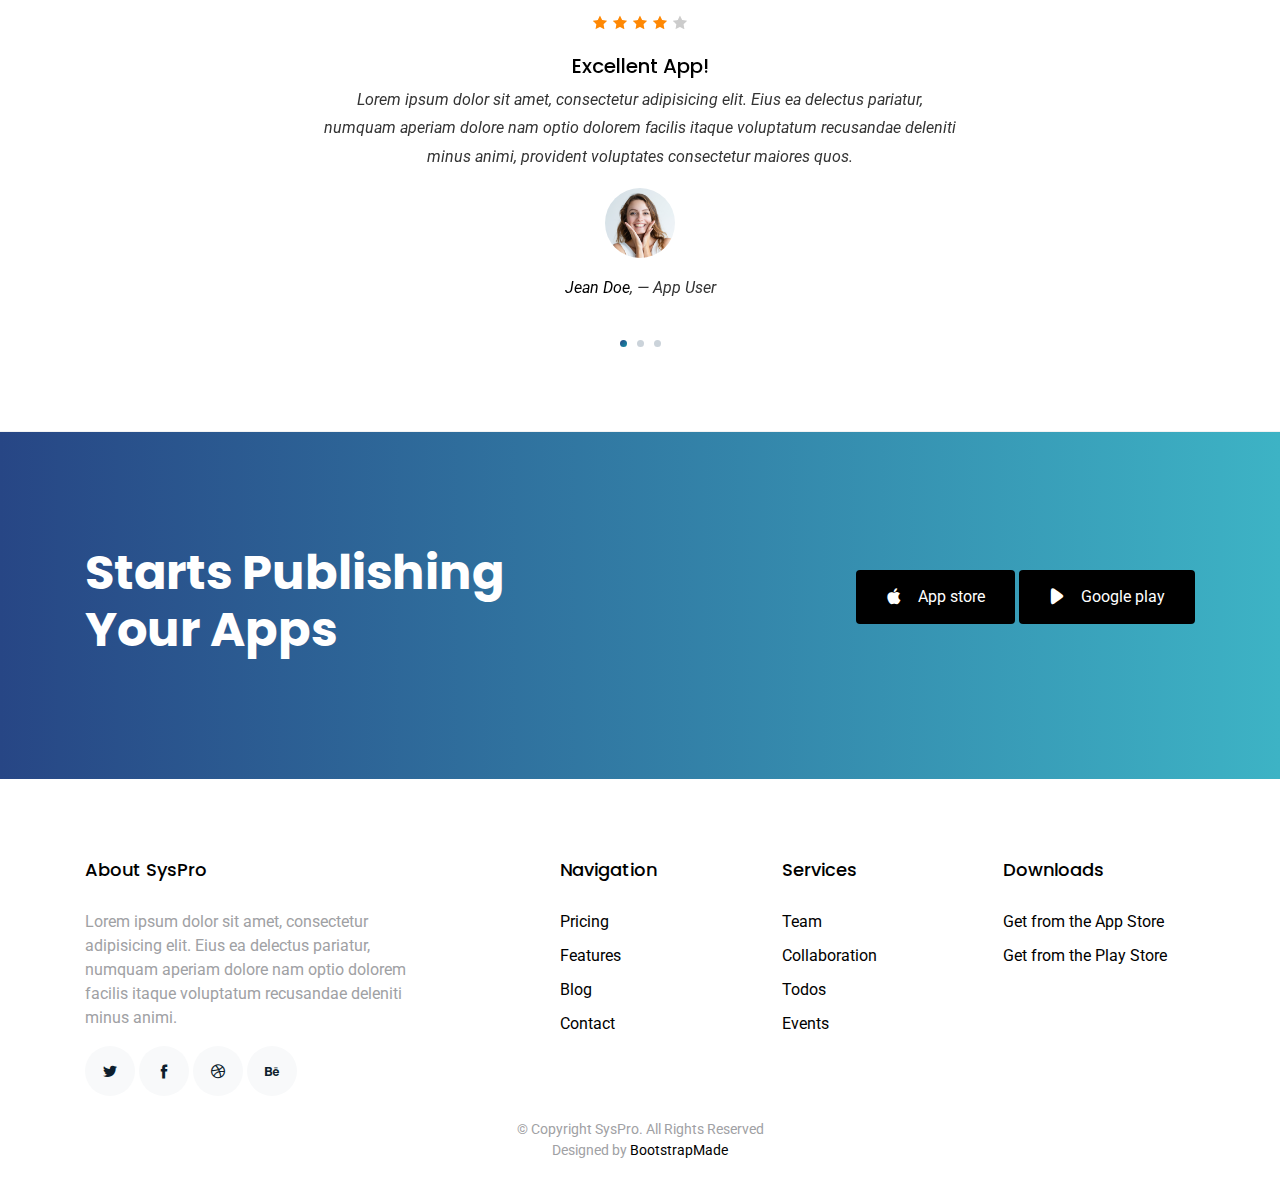
<file: features.html>
<!DOCTYPE html>
<html lang="en">

<head>
  <meta charset="utf-8">
  <meta content="width=device-width, initial-scale=1.0" name="viewport">

  <title>SysPro Bootstrap Template - Features</title>
  <meta content="" name="description">
  <meta content="" name="keywords">

  <!-- Favicons -->
  <link href="assets/img/favicon.png" rel="icon">
  <link href="assets/img/apple-touch-icon.png" rel="apple-touch-icon">

  <!-- Google Fonts -->
  <link href="https://fonts.googleapis.com/css?family=Roboto:300,300i,400,400i,500,500i,600,600i,700,700i|Poppins:300,300i,400,400i,500,500i,600,600i,700,700i" rel="stylesheet">

  <!-- Vendor CSS Files -->
  <link href="assets/vendor/bootstrap/css/bootstrap.min.css" rel="stylesheet">
  <link href="assets/vendor/icofont/icofont.min.css" rel="stylesheet">
  <link href="assets/vendor/aos/aos.css" rel="stylesheet">
  <link href="assets/vendor/line-awesome/css/line-awesome.min.css" rel="stylesheet">
  <link href="assets/vendor/owl.carousel/assets/owl.carousel.min.css" rel="stylesheet">

  <!-- Template Main CSS File -->
  <link href="assets/css/style.css" rel="stylesheet">

  <!-- =======================================================
  * Template Name: SysPro - v2.2.1
  * Template URL: https://bootstrapmade.com/softland-bootstrap-app-landing-page-template/
  * Author: BootstrapMade.com
  * License: https://bootstrapmade.com/license/
  ======================================================== -->
</head>

<body>

  <!-- ======= Mobile Menu ======= -->
  <div class="site-mobile-menu site-navbar-target">
    <div class="site-mobile-menu-header">
      <div class="site-mobile-menu-close mt-3">
        <span class="icofont-close js-menu-toggle"></span>
      </div>
    </div>
    <div class="site-mobile-menu-body"></div>
  </div>

  <!-- ======= Header ======= -->
  <header class="site-navbar js-sticky-header site-navbar-target" role="banner">

    <div class="container">
      <div class="row align-items-center">

        <div class="col-6 col-lg-2">
          <h1 class="mb-0 site-logo"><a href="index.html" class="mb-0">SysPro</a></h1>
        </div>

        <div class="col-12 col-md-10 d-none d-lg-block">
          <nav class="site-navigation position-relative text-right" role="navigation">

            <ul class="site-menu main-menu js-clone-nav mr-auto d-none d-lg-block">
              <li class="active"><a href="index.html" class="nav-link">Home</a></li>
              <li><a href="features.html" class="nav-link">Features</a></li>
              <li><a href="pricing.html" class="nav-link">Pricing</a></li>

              <li class="has-children">
                <a href="blog.html" class="nav-link">Blog</a>
                <ul class="dropdown">
                  <li><a href="blog.html" class="nav-link">Blog</a></li>
                  <li><a href="blog-single.html" class="nav-link">Blog Sigle</a></li>
                </ul>
              </li>
              <li><a href="contact.html" class="nav-link">Contact</a></li>
            </ul>
          </nav>
        </div>

        <div class="col-6 d-inline-block d-lg-none ml-md-0 py-3" style="position: relative; top: 3px;">

          <a href="#" class="burger site-menu-toggle js-menu-toggle" data-toggle="collapse" data-target="#main-navbar">
            <span></span>
          </a>
        </div>

      </div>
    </div>

  </header>

  <main id="main">

    <!-- ======= Features Section ======= -->

    <section class="hero-section inner-page">
      <div class="wave">

        <svg width="1920px" height="265px" viewBox="0 0 1920 265" version="1.1" xmlns="http://www.w3.org/2000/svg" xmlns:xlink="http://www.w3.org/1999/xlink">
          <g id="Page-1" stroke="none" stroke-width="1" fill="none" fill-rule="evenodd">
            <g id="Apple-TV" transform="translate(0.000000, -402.000000)" fill="#FFFFFF">
              <path d="M0,439.134243 C175.04074,464.89273 327.944386,477.771974 458.710937,477.771974 C654.860765,477.771974 870.645295,442.632362 1205.9828,410.192501 C1429.54114,388.565926 1667.54687,411.092417 1920,477.771974 L1920,667 L1017.15166,667 L0,667 L0,439.134243 Z" id="Path"></path>
            </g>
          </g>
        </svg>

      </div>

      <div class="container">
        <div class="row align-items-center">
          <div class="col-12">
            <div class="row justify-content-center">
              <div class="col-md-7 text-center hero-text">
                <h1 data-aos="fade-up" data-aos-delay="">SysPro Features</h1>
                <p class="mb-5" data-aos="fade-up" data-aos-delay="100">Lorem ipsum dolor sit amet, consectetur adipisicing elit.</p>
              </div>
            </div>
          </div>
        </div>
      </div>

    </section>

    <section class="section pb-0">
      <div class="container">
        <div class="row align-items-center">
          <div class="col-md-4 mr-auto">
            <h2 class="mb-4">Seamlessly Communicate</h2>
            <p class="mb-4">Lorem ipsum dolor sit amet, consectetur adipisicing elit. Tenetur at reprehenderit optio, laudantium eius quod, eum maxime molestiae porro omnis. Dolores aspernatur delectus impedit incidunt dolore mollitia esse natus beatae.</p>
            <p><a href="#">Read More</a></p>
          </div>
          <div class="col-md-6" data-aos="fade-left">
            <img src="assets/img/undraw_svg_2.svg" alt="Image" class="img-fluid">
          </div>
        </div>
      </div>
    </section>

    <section class="section">
      <div class="container">
        <div class="row align-items-center">
          <div class="col-md-4 ml-auto order-2">
            <h2 class="mb-4">Gather Feedback</h2>
            <p class="mb-4">Lorem ipsum dolor sit amet, consectetur adipisicing elit. Tenetur at reprehenderit optio, laudantium eius quod, eum maxime molestiae porro omnis. Dolores aspernatur delectus impedit incidunt dolore mollitia esse natus beatae.</p>
            <p><a href="#">Read More</a></p>
          </div>
          <div class="col-md-6" data-aos="fade-right">
            <img src="assets/img/undraw_svg_3.svg" alt="Image" class="img-fluid">
          </div>
        </div>
      </div>
    </section>

    <section class="section pb-0">
      <div class="container">
        <div class="row align-items-center">
          <div class="col-md-4 mr-auto">
            <h2 class="mb-4">Present Designs Inspiration</h2>
            <p class="mb-4">Lorem ipsum dolor sit amet, consectetur adipisicing elit. Tenetur at reprehenderit optio, laudantium eius quod, eum maxime molestiae porro omnis. Dolores aspernatur delectus impedit incidunt dolore mollitia esse natus beatae.</p>
            <p><a href="#">Read More</a></p>
          </div>
          <div class="col-md-6" data-aos="fade-left">
            <img src="assets/img/undraw_svg_3.svg" alt="Image" class="img-fluid">
          </div>
        </div>
      </div>
    </section>

    <section class="section">
      <div class="container">
        <div class="row align-items-center">
          <div class="col-md-4 ml-auto order-2">
            <h2 class="mb-4">Powerful App Design </h2>
            <p class="mb-4">Lorem ipsum dolor sit amet, consectetur adipisicing elit. Tenetur at reprehenderit optio, laudantium eius quod, eum maxime molestiae porro omnis. Dolores aspernatur delectus impedit incidunt dolore mollitia esse natus beatae.</p>
            <p><a href="#">Read More</a></p>
          </div>
          <div class="col-md-6" data-aos="fade-right">
            <img src="assets/img/undraw_svg_4.svg" alt="Image" class="img-fluid">
          </div>
        </div>
      </div>
    </section>

    <!-- ======= Testimonials Section ======= -->
    <section class="section border-top border-bottom">
      <div class="container">
        <div class="row justify-content-center text-center mb-5">
          <div class="col-md-4">
            <h2 class="section-heading">Review From Our Users</h2>
          </div>
        </div>
        <div class="row justify-content-center text-center">
          <div class="col-md-7">
            <div class="owl-carousel testimonial-carousel">
              <div class="review text-center">
                <p class="stars">
                  <span class="icofont-star"></span>
                  <span class="icofont-star"></span>
                  <span class="icofont-star"></span>
                  <span class="icofont-star"></span>
                  <span class="icofont-star muted"></span>
                </p>
                <h3>Excellent App!</h3>
                <blockquote>
                  <p>Lorem ipsum dolor sit amet, consectetur adipisicing elit. Eius ea delectus pariatur, numquam
                    aperiam dolore nam optio dolorem facilis itaque voluptatum recusandae deleniti minus animi,
                    provident voluptates consectetur maiores quos.</p>
                </blockquote>

                <p class="review-user">
                  <img src="assets/img/person_1.jpg" alt="Image" class="img-fluid rounded-circle mb-3">
                  <span class="d-block">
                    <span class="text-black">Jean Doe</span>, &mdash; App User
                  </span>
                </p>

              </div>

              <div class="review text-center">
                <p class="stars">
                  <span class="icofont-star"></span>
                  <span class="icofont-star"></span>
                  <span class="icofont-star"></span>
                  <span class="icofont-star"></span>
                  <span class="icofont-star muted"></span>
                </p>
                <h3>This App is easy to use!</h3>
                <blockquote>
                  <p>Lorem ipsum dolor sit amet, consectetur adipisicing elit. Eius ea delectus pariatur, numquam
                    aperiam dolore nam optio dolorem facilis itaque voluptatum recusandae deleniti minus animi,
                    provident voluptates consectetur maiores quos.</p>
                </blockquote>

                <p class="review-user">
                  <img src="assets/img/person_2.jpg" alt="Image" class="img-fluid rounded-circle mb-3">
                  <span class="d-block">
                    <span class="text-black">Johan Smith</span>, &mdash; App User
                  </span>
                </p>

              </div>

              <div class="review text-center">
                <p class="stars">
                  <span class="icofont-star"></span>
                  <span class="icofont-star"></span>
                  <span class="icofont-star"></span>
                  <span class="icofont-star"></span>
                  <span class="icofont-star muted"></span>
                </p>
                <h3>Awesome functionality!</h3>
                <blockquote>
                  <p>Lorem ipsum dolor sit amet, consectetur adipisicing elit. Eius ea delectus pariatur, numquam
                    aperiam dolore nam optio dolorem facilis itaque voluptatum recusandae deleniti minus animi,
                    provident voluptates consectetur maiores quos.</p>
                </blockquote>

                <p class="review-user">
                  <img src="assets/img/person_3.jpg" alt="Image" class="img-fluid rounded-circle mb-3">
                  <span class="d-block">
                    <span class="text-black">Jean Thunberg</span>, &mdash; App User
                  </span>
                </p>

              </div>
            </div>
          </div>
        </div>
      </div>
    </section><!-- End Testimonials Section -->

    <!-- ======= CTA Section ======= -->
    <section class="section cta-section">
      <div class="container">
        <div class="row align-items-center">
          <div class="col-md-6 mr-auto text-center text-md-left mb-5 mb-md-0">
            <h2>Starts Publishing Your Apps</h2>
          </div>
          <div class="col-md-5 text-center text-md-right">
            <p><a href="#" class="btn"><span class="icofont-brand-apple mr-3"></span>App store</a> <a href="#" class="btn"><span class="icofont-ui-play mr-3"></span>Google play</a></p>
          </div>
        </div>
      </div>
    </section><!-- End CTA Section -->

  </main><!-- End #main -->

  <!-- ======= Footer ======= -->
  <footer class="footer" role="contentinfo">
    <div class="container">
      <div class="row">
        <div class="col-md-4 mb-4 mb-md-0">
          <h3>About SysPro</h3>
          <p>Lorem ipsum dolor sit amet, consectetur adipisicing elit. Eius ea delectus pariatur, numquam aperiam
            dolore nam optio dolorem facilis itaque voluptatum recusandae deleniti minus animi.</p>
          <p class="social">
            <a href="#"><span class="icofont-twitter"></span></a>
            <a href="#"><span class="icofont-facebook"></span></a>
            <a href="#"><span class="icofont-dribbble"></span></a>
            <a href="#"><span class="icofont-behance"></span></a>
          </p>
        </div>
        <div class="col-md-7 ml-auto">
          <div class="row site-section pt-0">
            <div class="col-md-4 mb-4 mb-md-0">
              <h3>Navigation</h3>
              <ul class="list-unstyled">
                <li><a href="#">Pricing</a></li>
                <li><a href="#">Features</a></li>
                <li><a href="#">Blog</a></li>
                <li><a href="#">Contact</a></li>
              </ul>
            </div>
            <div class="col-md-4 mb-4 mb-md-0">
              <h3>Services</h3>
              <ul class="list-unstyled">
                <li><a href="#">Team</a></li>
                <li><a href="#">Collaboration</a></li>
                <li><a href="#">Todos</a></li>
                <li><a href="#">Events</a></li>
              </ul>
            </div>
            <div class="col-md-4 mb-4 mb-md-0">
              <h3>Downloads</h3>
              <ul class="list-unstyled">
                <li><a href="#">Get from the App Store</a></li>
                <li><a href="#">Get from the Play Store</a></li>
              </ul>
            </div>
          </div>
        </div>
      </div>

      <div class="row justify-content-center text-center">
        <div class="col-md-7">
          <p class="copyright">&copy; Copyright SysPro. All Rights Reserved</p>
          <div class="credits">
            <!--
            All the links in the footer should remain intact.
            You can delete the links only if you purchased the pro version.
            Licensing information: https://bootstrapmade.com/license/
            Purchase the pro version with working PHP/AJAX contact form: https://bootstrapmade.com/buy/?theme=SysPro
          -->
            Designed by <a href="https://bootstrapmade.com/">BootstrapMade</a>
          </div>
        </div>
      </div>

    </div>
  </footer>

  <a href="#" class="back-to-top"><i class="icofont-simple-up"></i></a>

  <!-- Vendor JS Files -->
  <script src="assets/vendor/jquery/jquery.min.js"></script>
  <script src="assets/vendor/bootstrap/js/bootstrap.bundle.min.js"></script>
  <script src="assets/vendor/jquery.easing/jquery.easing.min.js"></script>
  <script src="assets/vendor/php-email-form/validate.js"></script>
  <script src="assets/vendor/aos/aos.js"></script>
  <script src="assets/vendor/owl.carousel/owl.carousel.min.js"></script>
  <script src="assets/vendor/jquery-sticky/jquery.sticky.js"></script>

  <!-- Template Main JS File -->
  <script src="assets/js/main.js"></script>

</body>

</html>
</file>
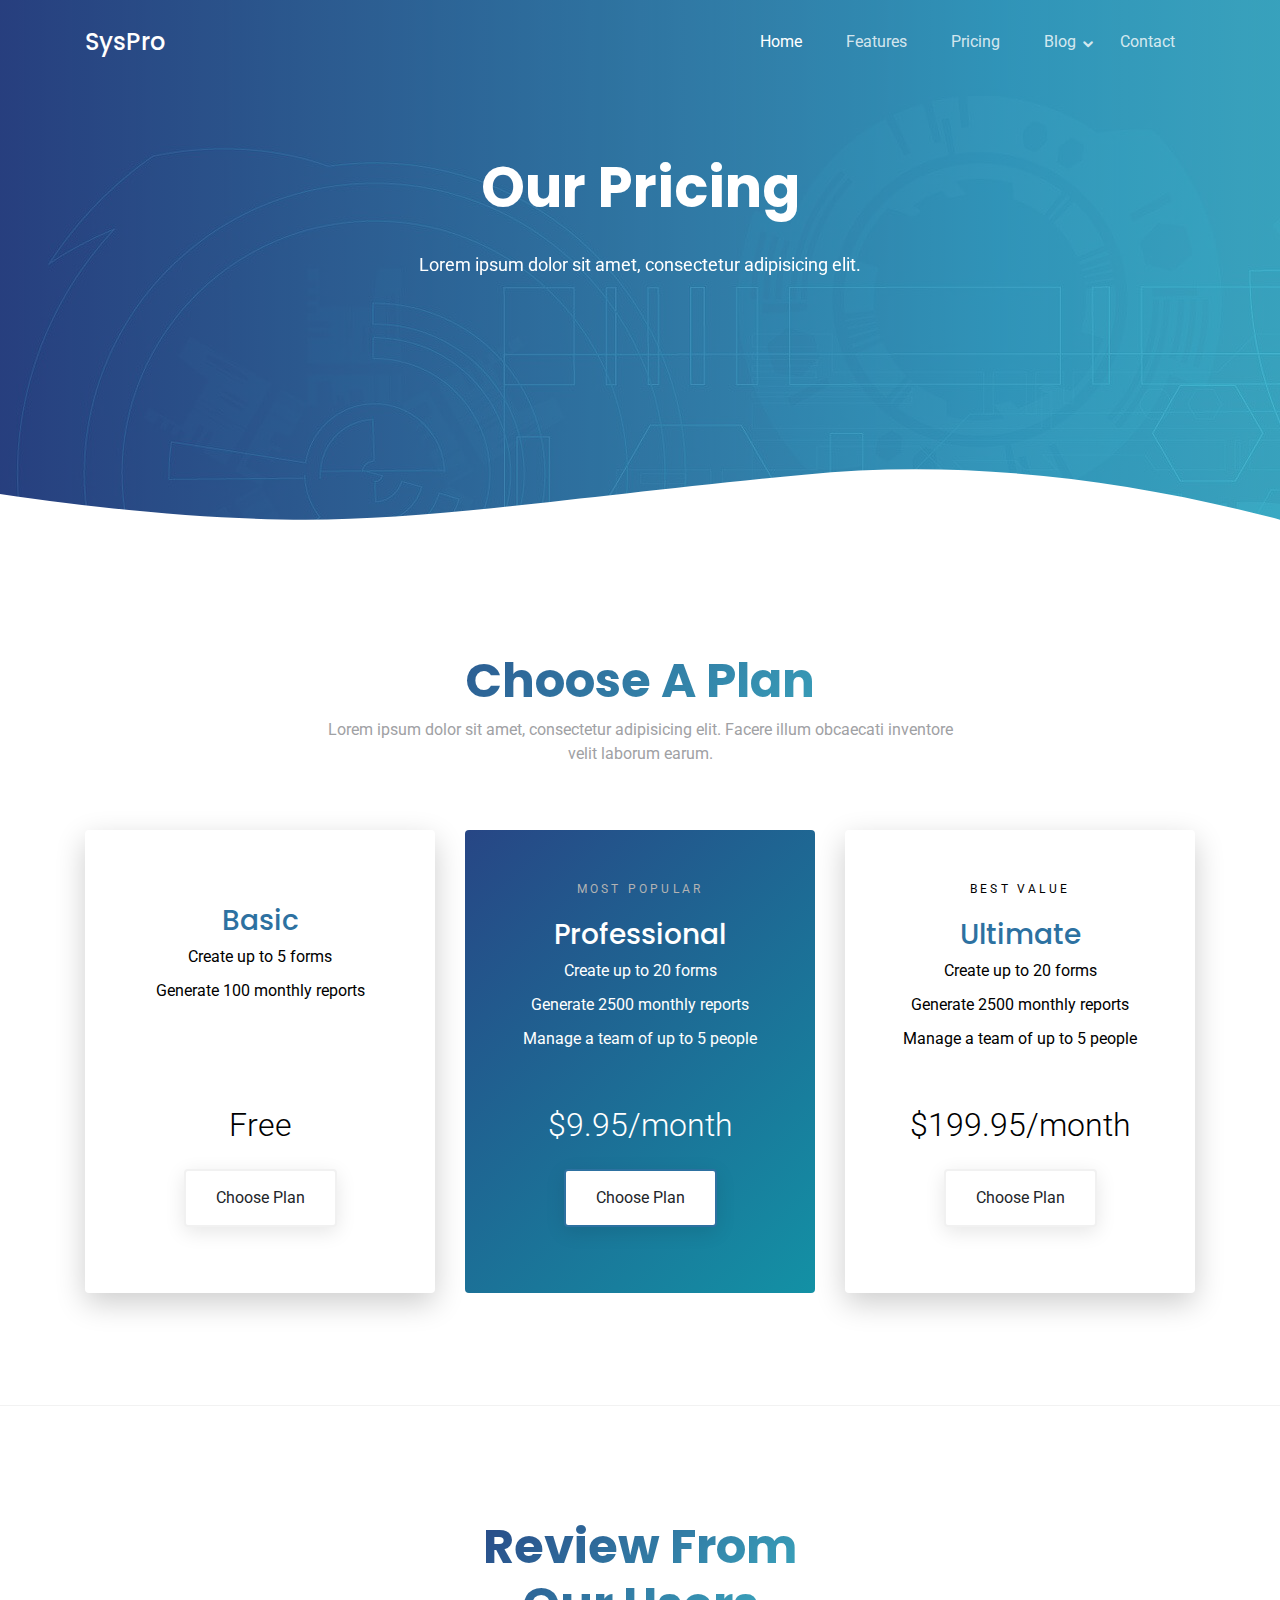
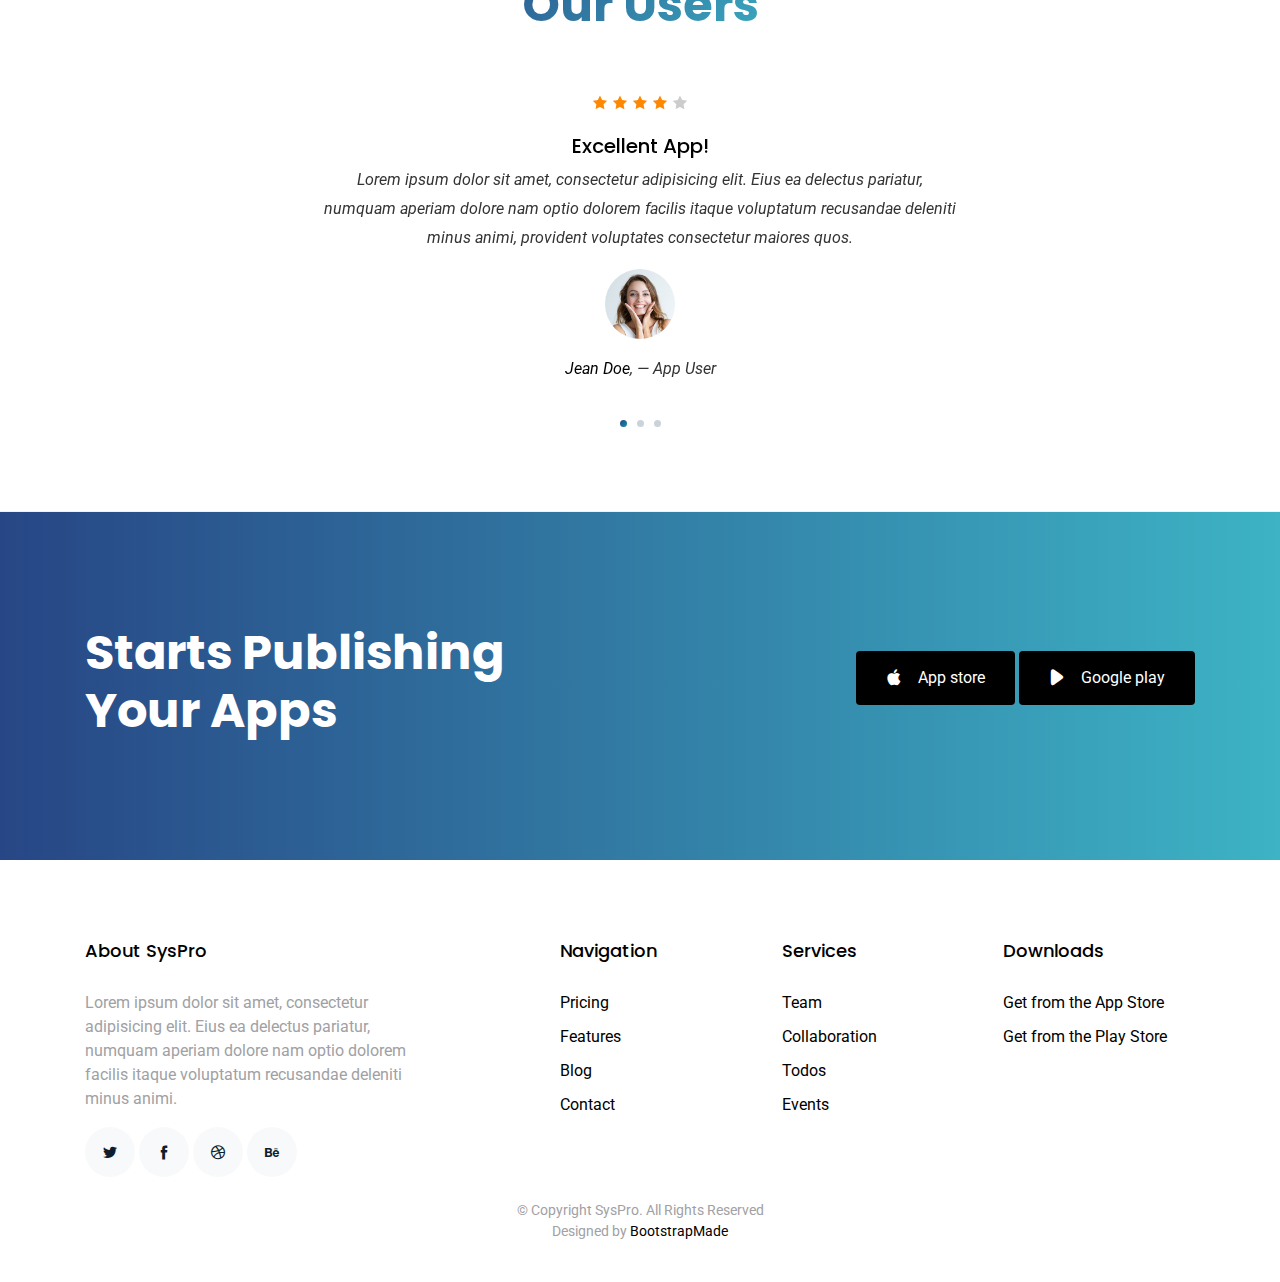
<file: pricing.html>
<!DOCTYPE html>
<html lang="en">

<head>
  <meta charset="utf-8">
  <meta content="width=device-width, initial-scale=1.0" name="viewport">

  <title>SysPro Bootstrap Template - Pricing</title>
  <meta content="" name="description">
  <meta content="" name="keywords">

  <!-- Favicons -->
  <link href="assets/img/favicon.png" rel="icon">
  <link href="assets/img/apple-touch-icon.png" rel="apple-touch-icon">

  <!-- Google Fonts -->
  <link href="https://fonts.googleapis.com/css?family=Roboto:300,300i,400,400i,500,500i,600,600i,700,700i|Poppins:300,300i,400,400i,500,500i,600,600i,700,700i" rel="stylesheet">

  <!-- Vendor CSS Files -->
  <link href="assets/vendor/bootstrap/css/bootstrap.min.css" rel="stylesheet">
  <link href="assets/vendor/icofont/icofont.min.css" rel="stylesheet">
  <link href="assets/vendor/aos/aos.css" rel="stylesheet">
  <link href="assets/vendor/line-awesome/css/line-awesome.min.css" rel="stylesheet">
  <link href="assets/vendor/owl.carousel/assets/owl.carousel.min.css" rel="stylesheet">

  <!-- Template Main CSS File -->
  <link href="assets/css/style.css" rel="stylesheet">

  <!-- =======================================================
  * Template Name: SysPro - v2.2.1
  * Template URL: https://bootstrapmade.com/softland-bootstrap-app-landing-page-template/
  * Author: BootstrapMade.com
  * License: https://bootstrapmade.com/license/
  ======================================================== -->
</head>

<body>

  <!-- ======= Mobile Menu ======= -->
  <div class="site-mobile-menu site-navbar-target">
    <div class="site-mobile-menu-header">
      <div class="site-mobile-menu-close mt-3">
        <span class="icofont-close js-menu-toggle"></span>
      </div>
    </div>
    <div class="site-mobile-menu-body"></div>
  </div>

  <!-- ======= Header ======= -->
  <header class="site-navbar js-sticky-header site-navbar-target" role="banner">

    <div class="container">
      <div class="row align-items-center">

        <div class="col-6 col-lg-2">
          <h1 class="mb-0 site-logo"><a href="index.html" class="mb-0">SysPro</a></h1>
        </div>

        <div class="col-12 col-md-10 d-none d-lg-block">
          <nav class="site-navigation position-relative text-right" role="navigation">

            <ul class="site-menu main-menu js-clone-nav mr-auto d-none d-lg-block">
              <li class="active"><a href="index.html" class="nav-link">Home</a></li>
              <li><a href="features.html" class="nav-link">Features</a></li>
              <li><a href="pricing.html" class="nav-link">Pricing</a></li>

              <li class="has-children">
                <a href="blog.html" class="nav-link">Blog</a>
                <ul class="dropdown">
                  <li><a href="blog.html" class="nav-link">Blog</a></li>
                  <li><a href="blog-single.html" class="nav-link">Blog Sigle</a></li>
                </ul>
              </li>
              <li><a href="contact.html" class="nav-link">Contact</a></li>
            </ul>
          </nav>
        </div>

        <div class="col-6 d-inline-block d-lg-none ml-md-0 py-3" style="position: relative; top: 3px;">

          <a href="#" class="burger site-menu-toggle js-menu-toggle" data-toggle="collapse" data-target="#main-navbar">
            <span></span>
          </a>
        </div>

      </div>
    </div>

  </header>

  <main id="main">

    <!-- ======= FeatPricingures Section ======= -->
    <div class="hero-section inner-page">
      <div class="wave">

        <svg width="1920px" height="265px" viewBox="0 0 1920 265" version="1.1" xmlns="http://www.w3.org/2000/svg" xmlns:xlink="http://www.w3.org/1999/xlink">
          <g id="Page-1" stroke="none" stroke-width="1" fill="none" fill-rule="evenodd">
            <g id="Apple-TV" transform="translate(0.000000, -402.000000)" fill="#FFFFFF">
              <path d="M0,439.134243 C175.04074,464.89273 327.944386,477.771974 458.710937,477.771974 C654.860765,477.771974 870.645295,442.632362 1205.9828,410.192501 C1429.54114,388.565926 1667.54687,411.092417 1920,477.771974 L1920,667 L1017.15166,667 L0,667 L0,439.134243 Z" id="Path"></path>
            </g>
          </g>
        </svg>

      </div>

      <div class="container">
        <div class="row align-items-center">
          <div class="col-12">
            <div class="row justify-content-center">
              <div class="col-md-7 text-center hero-text">
                <h1 data-aos="fade-up" data-aos-delay="">Our Pricing</h1>
                <p class="mb-5" data-aos="fade-up" data-aos-delay="100">Lorem ipsum dolor sit amet, consectetur adipisicing elit.</p>
              </div>
            </div>
          </div>
        </div>
      </div>

    </div>

    <section class="section">
      <div class="container">

        <div class="row justify-content-center text-center">
          <div class="col-md-7 mb-5">
            <h2 class="section-heading">Choose A Plan</h2>
            <p>Lorem ipsum dolor sit amet, consectetur adipisicing elit. Facere illum obcaecati inventore velit laborum earum.</p>
          </div>
        </div>
        <div class="row align-items-stretch">

          <div class="col-lg-4 mb-4 mb-lg-0">
            <div class="pricing h-100 text-center">
              <span>&nbsp;</span>
              <h3>Basic</h3>
              <ul class="list-unstyled">
                <li>Create up to 5 forms</li>
                <li>Generate 100 monthly reports</li>
              </ul>
              <div class="price-cta">
                <strong class="price">Free</strong>
                <p><a href="#" class="btn btn-white">Choose Plan</a></p>
              </div>
            </div>
          </div>
          <div class="col-lg-4 mb-4 mb-lg-0">
            <div class="pricing h-100 text-center popular">
              <span class="popularity">Most Popular</span>
              <h3>Professional</h3>
              <ul class="list-unstyled">
                <li>Create up to 20 forms</li>
                <li>Generate 2500 monthly reports</li>
                <li>Manage a team of up to 5 people</li>
              </ul>
              <div class="price-cta">
                <strong class="price">$9.95/month</strong>
                <p><a href="#" class="btn btn-white">Choose Plan</a></p>
              </div>
            </div>
          </div>
          <div class="col-lg-4 mb-4 mb-lg-0">
            <div class="pricing h-100 text-center">
              <span class="popularity">Best Value</span>
              <h3>Ultimate</h3>
              <ul class="list-unstyled">
                <li>Create up to 20 forms</li>
                <li>Generate 2500 monthly reports</li>
                <li>Manage a team of up to 5 people</li>
              </ul>
              <div class="price-cta">
                <strong class="price">$199.95/month</strong>
                <p><a href="#" class="btn btn-white">Choose Plan</a></p>
              </div>
            </div>
          </div>
        </div>
      </div>
    </section>

    <!-- ======= Testimonials Section ======= -->
    <section class="section border-top border-bottom">
      <div class="container">
        <div class="row justify-content-center text-center mb-5">
          <div class="col-md-4">
            <h2 class="section-heading">Review From Our Users</h2>
          </div>
        </div>
        <div class="row justify-content-center text-center">
          <div class="col-md-7">
            <div class="owl-carousel testimonial-carousel">
              <div class="review text-center">
                <p class="stars">
                  <span class="icofont-star"></span>
                  <span class="icofont-star"></span>
                  <span class="icofont-star"></span>
                  <span class="icofont-star"></span>
                  <span class="icofont-star muted"></span>
                </p>
                <h3>Excellent App!</h3>
                <blockquote>
                  <p>Lorem ipsum dolor sit amet, consectetur adipisicing elit. Eius ea delectus pariatur, numquam
                    aperiam dolore nam optio dolorem facilis itaque voluptatum recusandae deleniti minus animi,
                    provident voluptates consectetur maiores quos.</p>
                </blockquote>

                <p class="review-user">
                  <img src="assets/img/person_1.jpg" alt="Image" class="img-fluid rounded-circle mb-3">
                  <span class="d-block">
                    <span class="text-black">Jean Doe</span>, &mdash; App User
                  </span>
                </p>

              </div>

              <div class="review text-center">
                <p class="stars">
                  <span class="icofont-star"></span>
                  <span class="icofont-star"></span>
                  <span class="icofont-star"></span>
                  <span class="icofont-star"></span>
                  <span class="icofont-star muted"></span>
                </p>
                <h3>This App is easy to use!</h3>
                <blockquote>
                  <p>Lorem ipsum dolor sit amet, consectetur adipisicing elit. Eius ea delectus pariatur, numquam
                    aperiam dolore nam optio dolorem facilis itaque voluptatum recusandae deleniti minus animi,
                    provident voluptates consectetur maiores quos.</p>
                </blockquote>

                <p class="review-user">
                  <img src="assets/img/person_2.jpg" alt="Image" class="img-fluid rounded-circle mb-3">
                  <span class="d-block">
                    <span class="text-black">Johan Smith</span>, &mdash; App User
                  </span>
                </p>

              </div>

              <div class="review text-center">
                <p class="stars">
                  <span class="icofont-star"></span>
                  <span class="icofont-star"></span>
                  <span class="icofont-star"></span>
                  <span class="icofont-star"></span>
                  <span class="icofont-star muted"></span>
                </p>
                <h3>Awesome functionality!</h3>
                <blockquote>
                  <p>Lorem ipsum dolor sit amet, consectetur adipisicing elit. Eius ea delectus pariatur, numquam
                    aperiam dolore nam optio dolorem facilis itaque voluptatum recusandae deleniti minus animi,
                    provident voluptates consectetur maiores quos.</p>
                </blockquote>

                <p class="review-user">
                  <img src="assets/img/person_3.jpg" alt="Image" class="img-fluid rounded-circle mb-3">
                  <span class="d-block">
                    <span class="text-black">Jean Thunberg</span>, &mdash; App User
                  </span>
                </p>

              </div>
            </div>
          </div>
        </div>
      </div>
    </section><!-- End Testimonials Section -->

    <!-- ======= CTA Section ======= -->
    <section class="section cta-section">
      <div class="container">
        <div class="row align-items-center">
          <div class="col-md-6 mr-auto text-center text-md-left mb-5 mb-md-0">
            <h2>Starts Publishing Your Apps</h2>
          </div>
          <div class="col-md-5 text-center text-md-right">
            <p><a href="#" class="btn"><span class="icofont-brand-apple mr-3"></span>App store</a> <a href="#" class="btn"><span class="icofont-ui-play mr-3"></span>Google play</a></p>
          </div>
        </div>
      </div>
    </section><!-- End CTA Section -->

  </main><!-- End #main -->

  <!-- ======= Footer ======= -->
  <footer class="footer" role="contentinfo">
    <div class="container">
      <div class="row">
        <div class="col-md-4 mb-4 mb-md-0">
          <h3>About SysPro</h3>
          <p>Lorem ipsum dolor sit amet, consectetur adipisicing elit. Eius ea delectus pariatur, numquam aperiam
            dolore nam optio dolorem facilis itaque voluptatum recusandae deleniti minus animi.</p>
          <p class="social">
            <a href="#"><span class="icofont-twitter"></span></a>
            <a href="#"><span class="icofont-facebook"></span></a>
            <a href="#"><span class="icofont-dribbble"></span></a>
            <a href="#"><span class="icofont-behance"></span></a>
          </p>
        </div>
        <div class="col-md-7 ml-auto">
          <div class="row site-section pt-0">
            <div class="col-md-4 mb-4 mb-md-0">
              <h3>Navigation</h3>
              <ul class="list-unstyled">
                <li><a href="#">Pricing</a></li>
                <li><a href="#">Features</a></li>
                <li><a href="#">Blog</a></li>
                <li><a href="#">Contact</a></li>
              </ul>
            </div>
            <div class="col-md-4 mb-4 mb-md-0">
              <h3>Services</h3>
              <ul class="list-unstyled">
                <li><a href="#">Team</a></li>
                <li><a href="#">Collaboration</a></li>
                <li><a href="#">Todos</a></li>
                <li><a href="#">Events</a></li>
              </ul>
            </div>
            <div class="col-md-4 mb-4 mb-md-0">
              <h3>Downloads</h3>
              <ul class="list-unstyled">
                <li><a href="#">Get from the App Store</a></li>
                <li><a href="#">Get from the Play Store</a></li>
              </ul>
            </div>
          </div>
        </div>
      </div>

      <div class="row justify-content-center text-center">
        <div class="col-md-7">
          <p class="copyright">&copy; Copyright SysPro. All Rights Reserved</p>
          <div class="credits">
            <!--
            All the links in the footer should remain intact.
            You can delete the links only if you purchased the pro version.
            Licensing information: https://bootstrapmade.com/license/
            Purchase the pro version with working PHP/AJAX contact form: https://bootstrapmade.com/buy/?theme=SysPro
          -->
            Designed by <a href="https://bootstrapmade.com/">BootstrapMade</a>
          </div>
        </div>
      </div>

    </div>
  </footer>

  <a href="#" class="back-to-top"><i class="icofont-simple-up"></i></a>

  <!-- Vendor JS Files -->
  <script src="assets/vendor/jquery/jquery.min.js"></script>
  <script src="assets/vendor/bootstrap/js/bootstrap.bundle.min.js"></script>
  <script src="assets/vendor/jquery.easing/jquery.easing.min.js"></script>
  <script src="assets/vendor/php-email-form/validate.js"></script>
  <script src="assets/vendor/aos/aos.js"></script>
  <script src="assets/vendor/owl.carousel/owl.carousel.min.js"></script>
  <script src="assets/vendor/jquery-sticky/jquery.sticky.js"></script>

  <!-- Template Main JS File -->
  <script src="assets/js/main.js"></script>

</body>

</html>
</file>
<file: assets/vendor/line-awesome/css/line-awesome.min.css>
.la,.lab,.lad,.lal,.lar,.las{-moz-osx-font-smoothing:grayscale;-webkit-font-smoothing:antialiased;display:inline-block;font-style:normal;font-variant:normal;text-rendering:auto;line-height:1}.la-lg{font-size:1.33333em;line-height:.75em;vertical-align:-.0667em}.la-xs{font-size:.75em}.la-sm{font-size:.875em}.la-1x{font-size:1em}.la-2x{font-size:2em}.la-3x{font-size:3em}.la-4x{font-size:4em}.la-5x{font-size:5em}.la-6x{font-size:6em}.la-7x{font-size:7em}.la-8x{font-size:8em}.la-9x{font-size:9em}.la-10x{font-size:10em}.la-fw{text-align:center;width:1.25em}.la-ul{list-style-type:none;margin-left:2.5em;padding-left:0}.la-ul>li{position:relative}.la-li{left:-2em;position:absolute;text-align:center;width:2em;line-height:inherit}.la-border{border:solid .08em #eee;border-radius:.1em;padding:.2em .25em .15em}.la-pull-left{float:left}.la-pull-right{float:right}.la.la-pull-left,.lab.la-pull-left,.lal.la-pull-left,.lar.la-pull-left,.las.la-pull-left{margin-right:.3em}.la.la-pull-right,.lab.la-pull-right,.lal.la-pull-right,.lar.la-pull-right,.las.la-pull-right{margin-left:.3em}.la-spin{-webkit-animation:la-spin 2s infinite linear;animation:la-spin 2s infinite linear}.la-pulse{-webkit-animation:la-spin 1s infinite steps(8);animation:la-spin 1s infinite steps(8)}@-webkit-keyframes la-spin{0%{-webkit-transform:rotate(0);transform:rotate(0)}100%{-webkit-transform:rotate(360deg);transform:rotate(360deg)}}@keyframes la-spin{0%{-webkit-transform:rotate(0);transform:rotate(0)}100%{-webkit-transform:rotate(360deg);transform:rotate(360deg)}}.la-rotate-90{-webkit-transform:rotate(90deg);transform:rotate(90deg)}.la-rotate-180{-webkit-transform:rotate(180deg);transform:rotate(180deg)}.la-rotate-270{-webkit-transform:rotate(270deg);transform:rotate(270deg)}.la-flip-horizontal{-webkit-transform:scale(-1,1);transform:scale(-1,1)}.la-flip-vertical{-webkit-transform:scale(1,-1);transform:scale(1,-1)}.la-flip-both,.la-flip-horizontal.la-flip-vertical{-webkit-transform:scale(-1,-1);transform:scale(-1,-1)}:root .la-flip-both,:root .la-flip-horizontal,:root .la-flip-vertical,:root .la-rotate-180,:root .la-rotate-270,:root .la-rotate-90{-webkit-filter:none;filter:none}.la-stack{display:inline-block;height:2em;line-height:2em;position:relative;vertical-align:middle;width:2.5em}.la-stack-1x,.la-stack-2x{left:0;position:absolute;text-align:center;width:100%}.la-stack-1x{line-height:inherit}.la-stack-2x{font-size:2em}.la-inverse{color:#fff}.la-500px:before{content:"\f26e"}.la-accessible-icon:before{content:"\f368"}.la-accusoft:before{content:"\f369"}.la-acquisitions-incorporated:before{content:"\f6af"}.la-ad:before{content:"\f641"}.la-address-book:before{content:"\f2b9"}.la-address-card:before{content:"\f2bb"}.la-adjust:before{content:"\f042"}.la-adn:before{content:"\f170"}.la-adobe:before{content:"\f778"}.la-adversal:before{content:"\f36a"}.la-affiliatetheme:before{content:"\f36b"}.la-air-freshener:before{content:"\f5d0"}.la-airbnb:before{content:"\f834"}.la-algolia:before{content:"\f36c"}.la-align-center:before{content:"\f037"}.la-align-justify:before{content:"\f039"}.la-align-left:before{content:"\f036"}.la-align-right:before{content:"\f038"}.la-alipay:before{content:"\f642"}.la-allergies:before{content:"\f461"}.la-amazon:before{content:"\f270"}.la-amazon-pay:before{content:"\f42c"}.la-ambulance:before{content:"\f0f9"}.la-american-sign-language-interpreting:before{content:"\f2a3"}.la-amilia:before{content:"\f36d"}.la-anchor:before{content:"\f13d"}.la-android:before{content:"\f17b"}.la-angellist:before{content:"\f209"}.la-angle-double-down:before{content:"\f103"}.la-angle-double-left:before{content:"\f100"}.la-angle-double-right:before{content:"\f101"}.la-angle-double-up:before{content:"\f102"}.la-angle-down:before{content:"\f107"}.la-angle-left:before{content:"\f104"}.la-angle-right:before{content:"\f105"}.la-angle-up:before{content:"\f106"}.la-angry:before{content:"\f556"}.la-angrycreative:before{content:"\f36e"}.la-angular:before{content:"\f420"}.la-ankh:before{content:"\f644"}.la-app-store:before{content:"\f36f"}.la-app-store-ios:before{content:"\f370"}.la-apper:before{content:"\f371"}.la-apple:before{content:"\f179"}.la-apple-alt:before{content:"\f5d1"}.la-apple-pay:before{content:"\f415"}.la-archive:before{content:"\f187"}.la-archway:before{content:"\f557"}.la-arrow-alt-circle-down:before{content:"\f358"}.la-arrow-alt-circle-left:before{content:"\f359"}.la-arrow-alt-circle-right:before{content:"\f35a"}.la-arrow-alt-circle-up:before{content:"\f35b"}.la-arrow-circle-down:before{content:"\f0ab"}.la-arrow-circle-left:before{content:"\f0a8"}.la-arrow-circle-right:before{content:"\f0a9"}.la-arrow-circle-up:before{content:"\f0aa"}.la-arrow-down:before{content:"\f063"}.la-arrow-left:before{content:"\f060"}.la-arrow-right:before{content:"\f061"}.la-arrow-up:before{content:"\f062"}.la-arrows-alt:before{content:"\f0b2"}.la-arrows-alt-h:before{content:"\f337"}.la-arrows-alt-v:before{content:"\f338"}.la-artstation:before{content:"\f77a"}.la-assistive-listening-systems:before{content:"\f2a2"}.la-asterisk:before{content:"\f069"}.la-asymmetrik:before{content:"\f372"}.la-at:before{content:"\f1fa"}.la-atlas:before{content:"\f558"}.la-atlassian:before{content:"\f77b"}.la-atom:before{content:"\f5d2"}.la-audible:before{content:"\f373"}.la-audio-description:before{content:"\f29e"}.la-autoprefixer:before{content:"\f41c"}.la-avianex:before{content:"\f374"}.la-aviato:before{content:"\f421"}.la-award:before{content:"\f559"}.la-aws:before{content:"\f375"}.la-baby:before{content:"\f77c"}.la-baby-carriage:before{content:"\f77d"}.la-backspace:before{content:"\f55a"}.la-backward:before{content:"\f04a"}.la-bacon:before{content:"\f7e5"}.la-balance-scale:before{content:"\f24e"}.la-balance-scale-left:before{content:"\f515"}.la-balance-scale-right:before{content:"\f516"}.la-ban:before{content:"\f05e"}.la-band-aid:before{content:"\f462"}.la-bandcamp:before{content:"\f2d5"}.la-barcode:before{content:"\f02a"}.la-bars:before{content:"\f0c9"}.la-baseball-ball:before{content:"\f433"}.la-basketball-ball:before{content:"\f434"}.la-bath:before{content:"\f2cd"}.la-battery-empty:before{content:"\f244"}.la-battery-full:before{content:"\f240"}.la-battery-half:before{content:"\f242"}.la-battery-quarter:before{content:"\f243"}.la-battery-three-quarters:before{content:"\f241"}.la-battle-net:before{content:"\f835"}.la-bed:before{content:"\f236"}.la-beer:before{content:"\f0fc"}.la-behance:before{content:"\f1b4"}.la-behance-square:before{content:"\f1b5"}.la-bell:before{content:"\f0f3"}.la-bell-slash:before{content:"\f1f6"}.la-bezier-curve:before{content:"\f55b"}.la-bible:before{content:"\f647"}.la-bicycle:before{content:"\f206"}.la-biking:before{content:"\f84a"}.la-bimobject:before{content:"\f378"}.la-binoculars:before{content:"\f1e5"}.la-biohazard:before{content:"\f780"}.la-birthday-cake:before{content:"\f1fd"}.la-bitbucket:before{content:"\f171"}.la-bitcoin:before{content:"\f379"}.la-bity:before{content:"\f37a"}.la-black-tie:before{content:"\f27e"}.la-blackberry:before{content:"\f37b"}.la-blender:before{content:"\f517"}.la-blender-phone:before{content:"\f6b6"}.la-blind:before{content:"\f29d"}.la-blog:before{content:"\f781"}.la-blogger:before{content:"\f37c"}.la-blogger-b:before{content:"\f37d"}.la-bluetooth:before{content:"\f293"}.la-bluetooth-b:before{content:"\f294"}.la-bold:before{content:"\f032"}.la-bolt:before{content:"\f0e7"}.la-bomb:before{content:"\f1e2"}.la-bone:before{content:"\f5d7"}.la-bong:before{content:"\f55c"}.la-book:before{content:"\f02d"}.la-book-dead:before{content:"\f6b7"}.la-book-medical:before{content:"\f7e6"}.la-book-open:before{content:"\f518"}.la-book-reader:before{content:"\f5da"}.la-bookmark:before{content:"\f02e"}.la-bootstrap:before{content:"\f836"}.la-border-all:before{content:"\f84c"}.la-border-none:before{content:"\f850"}.la-border-style:before{content:"\f853"}.la-bowling-ball:before{content:"\f436"}.la-box:before{content:"\f466"}.la-box-open:before{content:"\f49e"}.la-boxes:before{content:"\f468"}.la-braille:before{content:"\f2a1"}.la-brain:before{content:"\f5dc"}.la-bread-slice:before{content:"\f7ec"}.la-briefcase:before{content:"\f0b1"}.la-briefcase-medical:before{content:"\f469"}.la-broadcast-tower:before{content:"\f519"}.la-broom:before{content:"\f51a"}.la-brush:before{content:"\f55d"}.la-btc:before{content:"\f15a"}.la-buffer:before{content:"\f837"}.la-bug:before{content:"\f188"}.la-building:before{content:"\f1ad"}.la-bullhorn:before{content:"\f0a1"}.la-bullseye:before{content:"\f140"}.la-burn:before{content:"\f46a"}.la-buromobelexperte:before{content:"\f37f"}.la-bus:before{content:"\f207"}.la-bus-alt:before{content:"\f55e"}.la-business-time:before{content:"\f64a"}.la-buy-n-large:before{content:"\f8a6"}.la-buysellads:before{content:"\f20d"}.la-calculator:before{content:"\f1ec"}.la-calendar:before{content:"\f133"}.la-calendar-alt:before{content:"\f073"}.la-calendar-check:before{content:"\f274"}.la-calendar-day:before{content:"\f783"}.la-calendar-minus:before{content:"\f272"}.la-calendar-plus:before{content:"\f271"}.la-calendar-times:before{content:"\f273"}.la-calendar-week:before{content:"\f784"}.la-camera:before{content:"\f030"}.la-camera-retro:before{content:"\f083"}.la-campground:before{content:"\f6bb"}.la-canadian-maple-leaf:before{content:"\f785"}.la-candy-cane:before{content:"\f786"}.la-cannabis:before{content:"\f55f"}.la-capsules:before{content:"\f46b"}.la-car:before{content:"\f1b9"}.la-car-alt:before{content:"\f5de"}.la-car-battery:before{content:"\f5df"}.la-car-crash:before{content:"\f5e1"}.la-car-side:before{content:"\f5e4"}.la-caret-down:before{content:"\f0d7"}.la-caret-left:before{content:"\f0d9"}.la-caret-right:before{content:"\f0da"}.la-caret-square-down:before{content:"\f150"}.la-caret-square-left:before{content:"\f191"}.la-caret-square-right:before{content:"\f152"}.la-caret-square-up:before{content:"\f151"}.la-caret-up:before{content:"\f0d8"}.la-carrot:before{content:"\f787"}.la-cart-arrow-down:before{content:"\f218"}.la-cart-plus:before{content:"\f217"}.la-cash-register:before{content:"\f788"}.la-cat:before{content:"\f6be"}.la-cc-amazon-pay:before{content:"\f42d"}.la-cc-amex:before{content:"\f1f3"}.la-cc-apple-pay:before{content:"\f416"}.la-cc-diners-club:before{content:"\f24c"}.la-cc-discover:before{content:"\f1f2"}.la-cc-jcb:before{content:"\f24b"}.la-cc-mastercard:before{content:"\f1f1"}.la-cc-paypal:before{content:"\f1f4"}.la-cc-stripe:before{content:"\f1f5"}.la-cc-visa:before{content:"\f1f0"}.la-centercode:before{content:"\f380"}.la-centos:before{content:"\f789"}.la-certificate:before{content:"\f0a3"}.la-chair:before{content:"\f6c0"}.la-chalkboard:before{content:"\f51b"}.la-chalkboard-teacher:before{content:"\f51c"}.la-charging-station:before{content:"\f5e7"}.la-chart-area:before{content:"\f1fe"}.la-chart-bar:before{content:"\f080"}.la-chart-line:before{content:"\f201"}.la-chart-pie:before{content:"\f200"}.la-check:before{content:"\f00c"}.la-check-circle:before{content:"\f058"}.la-check-double:before{content:"\f560"}.la-check-square:before{content:"\f14a"}.la-cheese:before{content:"\f7ef"}.la-chess:before{content:"\f439"}.la-chess-bishop:before{content:"\f43a"}.la-chess-board:before{content:"\f43c"}.la-chess-king:before{content:"\f43f"}.la-chess-knight:before{content:"\f441"}.la-chess-pawn:before{content:"\f443"}.la-chess-queen:before{content:"\f445"}.la-chess-rook:before{content:"\f447"}.la-chevron-circle-down:before{content:"\f13a"}.la-chevron-circle-left:before{content:"\f137"}.la-chevron-circle-right:before{content:"\f138"}.la-chevron-circle-up:before{content:"\f139"}.la-chevron-down:before{content:"\f078"}.la-chevron-left:before{content:"\f053"}.la-chevron-right:before{content:"\f054"}.la-chevron-up:before{content:"\f077"}.la-child:before{content:"\f1ae"}.la-chrome:before{content:"\f268"}.la-chromecast:before{content:"\f838"}.la-church:before{content:"\f51d"}.la-circle:before{content:"\f111"}.la-circle-notch:before{content:"\f1ce"}.la-city:before{content:"\f64f"}.la-clinic-medical:before{content:"\f7f2"}.la-clipboard:before{content:"\f328"}.la-clipboard-check:before{content:"\f46c"}.la-clipboard-list:before{content:"\f46d"}.la-clock:before{content:"\f017"}.la-clone:before{content:"\f24d"}.la-closed-captioning:before{content:"\f20a"}.la-cloud:before{content:"\f0c2"}.la-cloud-download-alt:before{content:"\f381"}.la-cloud-meatball:before{content:"\f73b"}.la-cloud-moon:before{content:"\f6c3"}.la-cloud-moon-rain:before{content:"\f73c"}.la-cloud-rain:before{content:"\f73d"}.la-cloud-showers-heavy:before{content:"\f740"}.la-cloud-sun:before{content:"\f6c4"}.la-cloud-sun-rain:before{content:"\f743"}.la-cloud-upload-alt:before{content:"\f382"}.la-cloudscale:before{content:"\f383"}.la-cloudsmith:before{content:"\f384"}.la-cloudversify:before{content:"\f385"}.la-cocktail:before{content:"\f561"}.la-code:before{content:"\f121"}.la-code-branch:before{content:"\f126"}.la-codepen:before{content:"\f1cb"}.la-codiepie:before{content:"\f284"}.la-coffee:before{content:"\f0f4"}.la-cog:before{content:"\f013"}.la-cogs:before{content:"\f085"}.la-coins:before{content:"\f51e"}.la-columns:before{content:"\f0db"}.la-comment:before{content:"\f075"}.la-comment-alt:before{content:"\f27a"}.la-comment-dollar:before{content:"\f651"}.la-comment-dots:before{content:"\f4ad"}.la-comment-medical:before{content:"\f7f5"}.la-comment-slash:before{content:"\f4b3"}.la-comments:before{content:"\f086"}.la-comments-dollar:before{content:"\f653"}.la-compact-disc:before{content:"\f51f"}.la-compass:before{content:"\f14e"}.la-compress:before{content:"\f066"}.la-compress-arrows-alt:before{content:"\f78c"}.la-concierge-bell:before{content:"\f562"}.la-confluence:before{content:"\f78d"}.la-connectdevelop:before{content:"\f20e"}.la-contao:before{content:"\f26d"}.la-cookie:before{content:"\f563"}.la-cookie-bite:before{content:"\f564"}.la-copy:before{content:"\f0c5"}.la-copyright:before{content:"\f1f9"}.la-cotton-bureau:before{content:"\f89e"}.la-couch:before{content:"\f4b8"}.la-cpanel:before{content:"\f388"}.la-creative-commons:before{content:"\f25e"}.la-creative-commons-by:before{content:"\f4e7"}.la-creative-commons-nc:before{content:"\f4e8"}.la-creative-commons-nc-eu:before{content:"\f4e9"}.la-creative-commons-nc-jp:before{content:"\f4ea"}.la-creative-commons-nd:before{content:"\f4eb"}.la-creative-commons-pd:before{content:"\f4ec"}.la-creative-commons-pd-alt:before{content:"\f4ed"}.la-creative-commons-remix:before{content:"\f4ee"}.la-creative-commons-sa:before{content:"\f4ef"}.la-creative-commons-sampling:before{content:"\f4f0"}.la-creative-commons-sampling-plus:before{content:"\f4f1"}.la-creative-commons-share:before{content:"\f4f2"}.la-creative-commons-zero:before{content:"\f4f3"}.la-credit-card:before{content:"\f09d"}.la-critical-role:before{content:"\f6c9"}.la-crop:before{content:"\f125"}.la-crop-alt:before{content:"\f565"}.la-cross:before{content:"\f654"}.la-crosshairs:before{content:"\f05b"}.la-crow:before{content:"\f520"}.la-crown:before{content:"\f521"}.la-crutch:before{content:"\f7f7"}.la-css3:before{content:"\f13c"}.la-css3-alt:before{content:"\f38b"}.la-cube:before{content:"\f1b2"}.la-cubes:before{content:"\f1b3"}.la-cut:before{content:"\f0c4"}.la-cuttlefish:before{content:"\f38c"}.la-d-and-d:before{content:"\f38d"}.la-d-and-d-beyond:before{content:"\f6ca"}.la-dashcube:before{content:"\f210"}.la-database:before{content:"\f1c0"}.la-deaf:before{content:"\f2a4"}.la-delicious:before{content:"\f1a5"}.la-democrat:before{content:"\f747"}.la-deploydog:before{content:"\f38e"}.la-deskpro:before{content:"\f38f"}.la-desktop:before{content:"\f108"}.la-dev:before{content:"\f6cc"}.la-deviantart:before{content:"\f1bd"}.la-dharmachakra:before{content:"\f655"}.la-dhl:before{content:"\f790"}.la-diagnoses:before{content:"\f470"}.la-diaspora:before{content:"\f791"}.la-dice:before{content:"\f522"}.la-dice-d20:before{content:"\f6cf"}.la-dice-d6:before{content:"\f6d1"}.la-dice-five:before{content:"\f523"}.la-dice-four:before{content:"\f524"}.la-dice-one:before{content:"\f525"}.la-dice-six:before{content:"\f526"}.la-dice-three:before{content:"\f527"}.la-dice-two:before{content:"\f528"}.la-digg:before{content:"\f1a6"}.la-digital-ocean:before{content:"\f391"}.la-digital-tachograph:before{content:"\f566"}.la-directions:before{content:"\f5eb"}.la-discord:before{content:"\f392"}.la-discourse:before{content:"\f393"}.la-divide:before{content:"\f529"}.la-dizzy:before{content:"\f567"}.la-dna:before{content:"\f471"}.la-dochub:before{content:"\f394"}.la-docker:before{content:"\f395"}.la-dog:before{content:"\f6d3"}.la-dollar-sign:before{content:"\f155"}.la-dolly:before{content:"\f472"}.la-dolly-flatbed:before{content:"\f474"}.la-donate:before{content:"\f4b9"}.la-door-closed:before{content:"\f52a"}.la-door-open:before{content:"\f52b"}.la-dot-circle:before{content:"\f192"}.la-dove:before{content:"\f4ba"}.la-download:before{content:"\f019"}.la-draft2digital:before{content:"\f396"}.la-drafting-compass:before{content:"\f568"}.la-dragon:before{content:"\f6d5"}.la-draw-polygon:before{content:"\f5ee"}.la-dribbble:before{content:"\f17d"}.la-dribbble-square:before{content:"\f397"}.la-dropbox:before{content:"\f16b"}.la-drum:before{content:"\f569"}.la-drum-steelpan:before{content:"\f56a"}.la-drumstick-bite:before{content:"\f6d7"}.la-drupal:before{content:"\f1a9"}.la-dumbbell:before{content:"\f44b"}.la-dumpster:before{content:"\f793"}.la-dumpster-fire:before{content:"\f794"}.la-dungeon:before{content:"\f6d9"}.la-dyalog:before{content:"\f399"}.la-earlybirds:before{content:"\f39a"}.la-ebay:before{content:"\f4f4"}.la-edge:before{content:"\f282"}.la-edit:before{content:"\f044"}.la-egg:before{content:"\f7fb"}.la-eject:before{content:"\f052"}.la-elementor:before{content:"\f430"}.la-ellipsis-h:before{content:"\f141"}.la-ellipsis-v:before{content:"\f142"}.la-ello:before{content:"\f5f1"}.la-ember:before{content:"\f423"}.la-empire:before{content:"\f1d1"}.la-envelope:before{content:"\f0e0"}.la-envelope-open:before{content:"\f2b6"}.la-envelope-open-text:before{content:"\f658"}.la-envelope-square:before{content:"\f199"}.la-envira:before{content:"\f299"}.la-equals:before{content:"\f52c"}.la-eraser:before{content:"\f12d"}.la-erlang:before{content:"\f39d"}.la-ethereum:before{content:"\f42e"}.la-ethernet:before{content:"\f796"}.la-etsy:before{content:"\f2d7"}.la-euro-sign:before{content:"\f153"}.la-evernote:before{content:"\f839"}.la-exchange-alt:before{content:"\f362"}.la-exclamation:before{content:"\f12a"}.la-exclamation-circle:before{content:"\f06a"}.la-exclamation-triangle:before{content:"\f071"}.la-expand:before{content:"\f065"}.la-expand-arrows-alt:before{content:"\f31e"}.la-expeditedssl:before{content:"\f23e"}.la-external-link-alt:before{content:"\f35d"}.la-external-link-square-alt:before{content:"\f360"}.la-eye:before{content:"\f06e"}.la-eye-dropper:before{content:"\f1fb"}.la-eye-slash:before{content:"\f070"}.la-facebook:before{content:"\f09a"}.la-facebook-f:before{content:"\f39e"}.la-facebook-messenger:before{content:"\f39f"}.la-facebook-square:before{content:"\f082"}.la-fan:before{content:"\f863"}.la-fantasy-flight-games:before{content:"\f6dc"}.la-fast-backward:before{content:"\f049"}.la-fast-forward:before{content:"\f050"}.la-fax:before{content:"\f1ac"}.la-feather:before{content:"\f52d"}.la-feather-alt:before{content:"\f56b"}.la-fedex:before{content:"\f797"}.la-fedora:before{content:"\f798"}.la-female:before{content:"\f182"}.la-fighter-jet:before{content:"\f0fb"}.la-figma:before{content:"\f799"}.la-file:before{content:"\f15b"}.la-file-alt:before{content:"\f15c"}.la-file-archive:before{content:"\f1c6"}.la-file-audio:before{content:"\f1c7"}.la-file-code:before{content:"\f1c9"}.la-file-contract:before{content:"\f56c"}.la-file-csv:before{content:"\f6dd"}.la-file-download:before{content:"\f56d"}.la-file-excel:before{content:"\f1c3"}.la-file-export:before{content:"\f56e"}.la-file-image:before{content:"\f1c5"}.la-file-import:before{content:"\f56f"}.la-file-invoice:before{content:"\f570"}.la-file-invoice-dollar:before{content:"\f571"}.la-file-medical:before{content:"\f477"}.la-file-medical-alt:before{content:"\f478"}.la-file-pdf:before{content:"\f1c1"}.la-file-powerpoint:before{content:"\f1c4"}.la-file-prescription:before{content:"\f572"}.la-file-signature:before{content:"\f573"}.la-file-upload:before{content:"\f574"}.la-file-video:before{content:"\f1c8"}.la-file-word:before{content:"\f1c2"}.la-fill:before{content:"\f575"}.la-fill-drip:before{content:"\f576"}.la-film:before{content:"\f008"}.la-filter:before{content:"\f0b0"}.la-fingerprint:before{content:"\f577"}.la-fire:before{content:"\f06d"}.la-fire-alt:before{content:"\f7e4"}.la-fire-extinguisher:before{content:"\f134"}.la-firefox:before{content:"\f269"}.la-first-aid:before{content:"\f479"}.la-first-order:before{content:"\f2b0"}.la-first-order-alt:before{content:"\f50a"}.la-firstdraft:before{content:"\f3a1"}.la-fish:before{content:"\f578"}.la-fist-raised:before{content:"\f6de"}.la-flag:before{content:"\f024"}.la-flag-checkered:before{content:"\f11e"}.la-flag-usa:before{content:"\f74d"}.la-flask:before{content:"\f0c3"}.la-flickr:before{content:"\f16e"}.la-flipboard:before{content:"\f44d"}.la-flushed:before{content:"\f579"}.la-fly:before{content:"\f417"}.la-folder:before{content:"\f07b"}.la-folder-minus:before{content:"\f65d"}.la-folder-open:before{content:"\f07c"}.la-folder-plus:before{content:"\f65e"}.la-font:before{content:"\f031"}.la-font-awesome:before{content:"\f2b4"}.la-font-awesome-alt:before{content:"\f35c"}.la-font-awesome-flag:before{content:"\f425"}.la-font-awesome-logo-full:before{content:"\f4e6"}.la-fonticons:before{content:"\f280"}.la-fonticons-fi:before{content:"\f3a2"}.la-football-ball:before{content:"\f44e"}.la-fort-awesome:before{content:"\f286"}.la-fort-awesome-alt:before{content:"\f3a3"}.la-forumbee:before{content:"\f211"}.la-forward:before{content:"\f04e"}.la-foursquare:before{content:"\f180"}.la-free-code-camp:before{content:"\f2c5"}.la-freebsd:before{content:"\f3a4"}.la-frog:before{content:"\f52e"}.la-frown:before{content:"\f119"}.la-frown-open:before{content:"\f57a"}.la-fulcrum:before{content:"\f50b"}.la-funnel-dollar:before{content:"\f662"}.la-futbol:before{content:"\f1e3"}.la-galactic-republic:before{content:"\f50c"}.la-galactic-senate:before{content:"\f50d"}.la-gamepad:before{content:"\f11b"}.la-gas-pump:before{content:"\f52f"}.la-gavel:before{content:"\f0e3"}.la-gem:before{content:"\f3a5"}.la-genderless:before{content:"\f22d"}.la-get-pocket:before{content:"\f265"}.la-gg:before{content:"\f260"}.la-gg-circle:before{content:"\f261"}.la-ghost:before{content:"\f6e2"}.la-gift:before{content:"\f06b"}.la-gifts:before{content:"\f79c"}.la-git:before{content:"\f1d3"}.la-git-alt:before{content:"\f841"}.la-git-square:before{content:"\f1d2"}.la-github:before{content:"\f09b"}.la-github-alt:before{content:"\f113"}.la-github-square:before{content:"\f092"}.la-gitkraken:before{content:"\f3a6"}.la-gitlab:before{content:"\f296"}.la-gitter:before{content:"\f426"}.la-glass-cheers:before{content:"\f79f"}.la-glass-martini:before{content:"\f000"}.la-glass-martini-alt:before{content:"\f57b"}.la-glass-whiskey:before{content:"\f7a0"}.la-glasses:before{content:"\f530"}.la-glide:before{content:"\f2a5"}.la-glide-g:before{content:"\f2a6"}.la-globe:before{content:"\f0ac"}.la-globe-africa:before{content:"\f57c"}.la-globe-americas:before{content:"\f57d"}.la-globe-asia:before{content:"\f57e"}.la-globe-europe:before{content:"\f7a2"}.la-gofore:before{content:"\f3a7"}.la-golf-ball:before{content:"\f450"}.la-goodreads:before{content:"\f3a8"}.la-goodreads-g:before{content:"\f3a9"}.la-google:before{content:"\f1a0"}.la-google-drive:before{content:"\f3aa"}.la-google-play:before{content:"\f3ab"}.la-google-plus:before{content:"\f2b3"}.la-google-plus-g:before{content:"\f0d5"}.la-google-plus-square:before{content:"\f0d4"}.la-google-wallet:before{content:"\f1ee"}.la-gopuram:before{content:"\f664"}.la-graduation-cap:before{content:"\f19d"}.la-gratipay:before{content:"\f184"}.la-grav:before{content:"\f2d6"}.la-greater-than:before{content:"\f531"}.la-greater-than-equal:before{content:"\f532"}.la-grimace:before{content:"\f57f"}.la-grin:before{content:"\f580"}.la-grin-alt:before{content:"\f581"}.la-grin-beam:before{content:"\f582"}.la-grin-beam-sweat:before{content:"\f583"}.la-grin-hearts:before{content:"\f584"}.la-grin-squint:before{content:"\f585"}.la-grin-squint-tears:before{content:"\f586"}.la-grin-stars:before{content:"\f587"}.la-grin-tears:before{content:"\f588"}.la-grin-tongue:before{content:"\f589"}.la-grin-tongue-squint:before{content:"\f58a"}.la-grin-tongue-wink:before{content:"\f58b"}.la-grin-wink:before{content:"\f58c"}.la-grip-horizontal:before{content:"\f58d"}.la-grip-lines:before{content:"\f7a4"}.la-grip-lines-vertical:before{content:"\f7a5"}.la-grip-vertical:before{content:"\f58e"}.la-gripfire:before{content:"\f3ac"}.la-grunt:before{content:"\f3ad"}.la-guitar:before{content:"\f7a6"}.la-gulp:before{content:"\f3ae"}.la-h-square:before{content:"\f0fd"}.la-hacker-news:before{content:"\f1d4"}.la-hacker-news-square:before{content:"\f3af"}.la-hackerrank:before{content:"\f5f7"}.la-hamburger:before{content:"\f805"}.la-hammer:before{content:"\f6e3"}.la-hamsa:before{content:"\f665"}.la-hand-holding:before{content:"\f4bd"}.la-hand-holding-heart:before{content:"\f4be"}.la-hand-holding-usd:before{content:"\f4c0"}.la-hand-lizard:before{content:"\f258"}.la-hand-middle-finger:before{content:"\f806"}.la-hand-paper:before{content:"\f256"}.la-hand-peace:before{content:"\f25b"}.la-hand-point-down:before{content:"\f0a7"}.la-hand-point-left:before{content:"\f0a5"}.la-hand-point-right:before{content:"\f0a4"}.la-hand-point-up:before{content:"\f0a6"}.la-hand-pointer:before{content:"\f25a"}.la-hand-rock:before{content:"\f255"}.la-hand-scissors:before{content:"\f257"}.la-hand-spock:before{content:"\f259"}.la-hands:before{content:"\f4c2"}.la-hands-helping:before{content:"\f4c4"}.la-handshake:before{content:"\f2b5"}.la-hanukiah:before{content:"\f6e6"}.la-hard-hat:before{content:"\f807"}.la-hashtag:before{content:"\f292"}.la-hat-cowboy:before{content:"\f8c0"}.la-hat-cowboy-side:before{content:"\f8c1"}.la-hat-wizard:before{content:"\f6e8"}.la-haykal:before{content:"\f666"}.la-hdd:before{content:"\f0a0"}.la-heading:before{content:"\f1dc"}.la-headphones:before{content:"\f025"}.la-headphones-alt:before{content:"\f58f"}.la-headset:before{content:"\f590"}.la-heart:before{content:"\f004"}.la-heart-broken:before{content:"\f7a9"}.la-heartbeat:before{content:"\f21e"}.la-helicopter:before{content:"\f533"}.la-highlighter:before{content:"\f591"}.la-hiking:before{content:"\f6ec"}.la-hippo:before{content:"\f6ed"}.la-hips:before{content:"\f452"}.la-hire-a-helper:before{content:"\f3b0"}.la-history:before{content:"\f1da"}.la-hockey-puck:before{content:"\f453"}.la-holly-berry:before{content:"\f7aa"}.la-home:before{content:"\f015"}.la-hooli:before{content:"\f427"}.la-hornbill:before{content:"\f592"}.la-horse:before{content:"\f6f0"}.la-horse-head:before{content:"\f7ab"}.la-hospital:before{content:"\f0f8"}.la-hospital-alt:before{content:"\f47d"}.la-hospital-symbol:before{content:"\f47e"}.la-hot-tub:before{content:"\f593"}.la-hotdog:before{content:"\f80f"}.la-hotel:before{content:"\f594"}.la-hotjar:before{content:"\f3b1"}.la-hourglass:before{content:"\f254"}.la-hourglass-end:before{content:"\f253"}.la-hourglass-half:before{content:"\f252"}.la-hourglass-start:before{content:"\f251"}.la-house-damage:before{content:"\f6f1"}.la-houzz:before{content:"\f27c"}.la-hryvnia:before{content:"\f6f2"}.la-html5:before{content:"\f13b"}.la-hubspot:before{content:"\f3b2"}.la-i-cursor:before{content:"\f246"}.la-ice-cream:before{content:"\f810"}.la-icicles:before{content:"\f7ad"}.la-icons:before{content:"\f86d"}.la-id-badge:before{content:"\f2c1"}.la-id-card:before{content:"\f2c2"}.la-id-card-alt:before{content:"\f47f"}.la-igloo:before{content:"\f7ae"}.la-image:before{content:"\f03e"}.la-images:before{content:"\f302"}.la-imdb:before{content:"\f2d8"}.la-inbox:before{content:"\f01c"}.la-indent:before{content:"\f03c"}.la-industry:before{content:"\f275"}.la-infinity:before{content:"\f534"}.la-info:before{content:"\f129"}.la-info-circle:before{content:"\f05a"}.la-instagram:before{content:"\f16d"}.la-intercom:before{content:"\f7af"}.la-internet-explorer:before{content:"\f26b"}.la-invision:before{content:"\f7b0"}.la-ioxhost:before{content:"\f208"}.la-italic:before{content:"\f033"}.la-itch-io:before{content:"\f83a"}.la-itunes:before{content:"\f3b4"}.la-itunes-note:before{content:"\f3b5"}.la-java:before{content:"\f4e4"}.la-jedi:before{content:"\f669"}.la-jedi-order:before{content:"\f50e"}.la-jenkins:before{content:"\f3b6"}.la-jira:before{content:"\f7b1"}.la-joget:before{content:"\f3b7"}.la-joint:before{content:"\f595"}.la-joomla:before{content:"\f1aa"}.la-journal-whills:before{content:"\f66a"}.la-js:before{content:"\f3b8"}.la-js-square:before{content:"\f3b9"}.la-jsfiddle:before{content:"\f1cc"}.la-kaaba:before{content:"\f66b"}.la-kaggle:before{content:"\f5fa"}.la-key:before{content:"\f084"}.la-keybase:before{content:"\f4f5"}.la-keyboard:before{content:"\f11c"}.la-keycdn:before{content:"\f3ba"}.la-khanda:before{content:"\f66d"}.la-kickstarter:before{content:"\f3bb"}.la-kickstarter-k:before{content:"\f3bc"}.la-kiss:before{content:"\f596"}.la-kiss-beam:before{content:"\f597"}.la-kiss-wink-heart:before{content:"\f598"}.la-kiwi-bird:before{content:"\f535"}.la-korvue:before{content:"\f42f"}.la-landmark:before{content:"\f66f"}.la-language:before{content:"\f1ab"}.la-laptop:before{content:"\f109"}.la-laptop-code:before{content:"\f5fc"}.la-laptop-medical:before{content:"\f812"}.la-laravel:before{content:"\f3bd"}.la-lastfm:before{content:"\f202"}.la-lastfm-square:before{content:"\f203"}.la-laugh:before{content:"\f599"}.la-laugh-beam:before{content:"\f59a"}.la-laugh-squint:before{content:"\f59b"}.la-laugh-wink:before{content:"\f59c"}.la-layer-group:before{content:"\f5fd"}.la-leaf:before{content:"\f06c"}.la-leanpub:before{content:"\f212"}.la-lemon:before{content:"\f094"}.la-less:before{content:"\f41d"}.la-less-than:before{content:"\f536"}.la-less-than-equal:before{content:"\f537"}.la-level-down-alt:before{content:"\f3be"}.la-level-up-alt:before{content:"\f3bf"}.la-life-ring:before{content:"\f1cd"}.la-lightbulb:before{content:"\f0eb"}.la-line:before{content:"\f3c0"}.la-link:before{content:"\f0c1"}.la-linkedin:before{content:"\f08c"}.la-linkedin-in:before{content:"\f0e1"}.la-linode:before{content:"\f2b8"}.la-linux:before{content:"\f17c"}.la-lira-sign:before{content:"\f195"}.la-list:before{content:"\f03a"}.la-list-alt:before{content:"\f022"}.la-list-ol:before{content:"\f0cb"}.la-list-ul:before{content:"\f0ca"}.la-location-arrow:before{content:"\f124"}.la-lock:before{content:"\f023"}.la-lock-open:before{content:"\f3c1"}.la-long-arrow-alt-down:before{content:"\f309"}.la-long-arrow-alt-left:before{content:"\f30a"}.la-long-arrow-alt-right:before{content:"\f30b"}.la-long-arrow-alt-up:before{content:"\f30c"}.la-low-vision:before{content:"\f2a8"}.la-luggage-cart:before{content:"\f59d"}.la-lyft:before{content:"\f3c3"}.la-magento:before{content:"\f3c4"}.la-magic:before{content:"\f0d0"}.la-magnet:before{content:"\f076"}.la-mail-bulk:before{content:"\f674"}.la-mailchimp:before{content:"\f59e"}.la-male:before{content:"\f183"}.la-mandalorian:before{content:"\f50f"}.la-map:before{content:"\f279"}.la-map-marked:before{content:"\f59f"}.la-map-marked-alt:before{content:"\f5a0"}.la-map-marker:before{content:"\f041"}.la-map-marker-alt:before{content:"\f3c5"}.la-map-pin:before{content:"\f276"}.la-map-signs:before{content:"\f277"}.la-markdown:before{content:"\f60f"}.la-marker:before{content:"\f5a1"}.la-mars:before{content:"\f222"}.la-mars-double:before{content:"\f227"}.la-mars-stroke:before{content:"\f229"}.la-mars-stroke-h:before{content:"\f22b"}.la-mars-stroke-v:before{content:"\f22a"}.la-mask:before{content:"\f6fa"}.la-mastodon:before{content:"\f4f6"}.la-maxcdn:before{content:"\f136"}.la-mdb:before{content:"\f8ca"}.la-medal:before{content:"\f5a2"}.la-medapps:before{content:"\f3c6"}.la-medium:before{content:"\f23a"}.la-medium-m:before{content:"\f3c7"}.la-medkit:before{content:"\f0fa"}.la-medrt:before{content:"\f3c8"}.la-meetup:before{content:"\f2e0"}.la-megaport:before{content:"\f5a3"}.la-meh:before{content:"\f11a"}.la-meh-blank:before{content:"\f5a4"}.la-meh-rolling-eyes:before{content:"\f5a5"}.la-memory:before{content:"\f538"}.la-mendeley:before{content:"\f7b3"}.la-menorah:before{content:"\f676"}.la-mercury:before{content:"\f223"}.la-meteor:before{content:"\f753"}.la-microchip:before{content:"\f2db"}.la-microphone:before{content:"\f130"}.la-microphone-alt:before{content:"\f3c9"}.la-microphone-alt-slash:before{content:"\f539"}.la-microphone-slash:before{content:"\f131"}.la-microscope:before{content:"\f610"}.la-microsoft:before{content:"\f3ca"}.la-minus:before{content:"\f068"}.la-minus-circle:before{content:"\f056"}.la-minus-square:before{content:"\f146"}.la-mitten:before{content:"\f7b5"}.la-mix:before{content:"\f3cb"}.la-mixcloud:before{content:"\f289"}.la-mizuni:before{content:"\f3cc"}.la-mobile:before{content:"\f10b"}.la-mobile-alt:before{content:"\f3cd"}.la-modx:before{content:"\f285"}.la-monero:before{content:"\f3d0"}.la-money-bill:before{content:"\f0d6"}.la-money-bill-alt:before{content:"\f3d1"}.la-money-bill-wave:before{content:"\f53a"}.la-money-bill-wave-alt:before{content:"\f53b"}.la-money-check:before{content:"\f53c"}.la-money-check-alt:before{content:"\f53d"}.la-monument:before{content:"\f5a6"}.la-moon:before{content:"\f186"}.la-mortar-pestle:before{content:"\f5a7"}.la-mosque:before{content:"\f678"}.la-motorcycle:before{content:"\f21c"}.la-mountain:before{content:"\f6fc"}.la-mouse:before{content:"\f8cc"}.la-mouse-pointer:before{content:"\f245"}.la-mug-hot:before{content:"\f7b6"}.la-music:before{content:"\f001"}.la-napster:before{content:"\f3d2"}.la-neos:before{content:"\f612"}.la-network-wired:before{content:"\f6ff"}.la-neuter:before{content:"\f22c"}.la-newspaper:before{content:"\f1ea"}.la-nimblr:before{content:"\f5a8"}.la-node:before{content:"\f419"}.la-node-js:before{content:"\f3d3"}.la-not-equal:before{content:"\f53e"}.la-notes-medical:before{content:"\f481"}.la-npm:before{content:"\f3d4"}.la-ns8:before{content:"\f3d5"}.la-nutritionix:before{content:"\f3d6"}.la-object-group:before{content:"\f247"}.la-object-ungroup:before{content:"\f248"}.la-odnoklassniki:before{content:"\f263"}.la-odnoklassniki-square:before{content:"\f264"}.la-oil-can:before{content:"\f613"}.la-old-republic:before{content:"\f510"}.la-om:before{content:"\f679"}.la-opencart:before{content:"\f23d"}.la-openid:before{content:"\f19b"}.la-opera:before{content:"\f26a"}.la-optin-monster:before{content:"\f23c"}.la-orcid:before{content:"\f8d2"}.la-osi:before{content:"\f41a"}.la-otter:before{content:"\f700"}.la-outdent:before{content:"\f03b"}.la-page4:before{content:"\f3d7"}.la-pagelines:before{content:"\f18c"}.la-pager:before{content:"\f815"}.la-paint-brush:before{content:"\f1fc"}.la-paint-roller:before{content:"\f5aa"}.la-palette:before{content:"\f53f"}.la-palfed:before{content:"\f3d8"}.la-pallet:before{content:"\f482"}.la-paper-plane:before{content:"\f1d8"}.la-paperclip:before{content:"\f0c6"}.la-parachute-box:before{content:"\f4cd"}.la-paragraph:before{content:"\f1dd"}.la-parking:before{content:"\f540"}.la-passport:before{content:"\f5ab"}.la-pastafarianism:before{content:"\f67b"}.la-paste:before{content:"\f0ea"}.la-patreon:before{content:"\f3d9"}.la-pause:before{content:"\f04c"}.la-pause-circle:before{content:"\f28b"}.la-paw:before{content:"\f1b0"}.la-paypal:before{content:"\f1ed"}.la-peace:before{content:"\f67c"}.la-pen:before{content:"\f304"}.la-pen-alt:before{content:"\f305"}.la-pen-fancy:before{content:"\f5ac"}.la-pen-nib:before{content:"\f5ad"}.la-pen-square:before{content:"\f14b"}.la-pencil-alt:before{content:"\f303"}.la-pencil-ruler:before{content:"\f5ae"}.la-penny-arcade:before{content:"\f704"}.la-people-carry:before{content:"\f4ce"}.la-pepper-hot:before{content:"\f816"}.la-percent:before{content:"\f295"}.la-percentage:before{content:"\f541"}.la-periscope:before{content:"\f3da"}.la-person-booth:before{content:"\f756"}.la-phabricator:before{content:"\f3db"}.la-phoenix-framework:before{content:"\f3dc"}.la-phoenix-squadron:before{content:"\f511"}.la-phone:before{content:"\f095"}.la-phone-alt:before{content:"\f879"}.la-phone-slash:before{content:"\f3dd"}.la-phone-square:before{content:"\f098"}.la-phone-square-alt:before{content:"\f87b"}.la-phone-volume:before{content:"\f2a0"}.la-photo-video:before{content:"\f87c"}.la-php:before{content:"\f457"}.la-pied-piper:before{content:"\f2ae"}.la-pied-piper-alt:before{content:"\f1a8"}.la-pied-piper-hat:before{content:"\f4e5"}.la-pied-piper-pp:before{content:"\f1a7"}.la-piggy-bank:before{content:"\f4d3"}.la-pills:before{content:"\f484"}.la-pinterest:before{content:"\f0d2"}.la-pinterest-p:before{content:"\f231"}.la-pinterest-square:before{content:"\f0d3"}.la-pizza-slice:before{content:"\f818"}.la-place-of-worship:before{content:"\f67f"}.la-plane:before{content:"\f072"}.la-plane-arrival:before{content:"\f5af"}.la-plane-departure:before{content:"\f5b0"}.la-play:before{content:"\f04b"}.la-play-circle:before{content:"\f144"}.la-playstation:before{content:"\f3df"}.la-plug:before{content:"\f1e6"}.la-plus:before{content:"\f067"}.la-plus-circle:before{content:"\f055"}.la-plus-square:before{content:"\f0fe"}.la-podcast:before{content:"\f2ce"}.la-poll:before{content:"\f681"}.la-poll-h:before{content:"\f682"}.la-poo:before{content:"\f2fe"}.la-poo-storm:before{content:"\f75a"}.la-poop:before{content:"\f619"}.la-portrait:before{content:"\f3e0"}.la-pound-sign:before{content:"\f154"}.la-power-off:before{content:"\f011"}.la-pray:before{content:"\f683"}.la-praying-hands:before{content:"\f684"}.la-prescription:before{content:"\f5b1"}.la-prescription-bottle:before{content:"\f485"}.la-prescription-bottle-alt:before{content:"\f486"}.la-print:before{content:"\f02f"}.la-procedures:before{content:"\f487"}.la-product-hunt:before{content:"\f288"}.la-project-diagram:before{content:"\f542"}.la-pushed:before{content:"\f3e1"}.la-puzzle-piece:before{content:"\f12e"}.la-python:before{content:"\f3e2"}.la-qq:before{content:"\f1d6"}.la-qrcode:before{content:"\f029"}.la-question:before{content:"\f128"}.la-question-circle:before{content:"\f059"}.la-quidditch:before{content:"\f458"}.la-quinscape:before{content:"\f459"}.la-quora:before{content:"\f2c4"}.la-quote-left:before{content:"\f10d"}.la-quote-right:before{content:"\f10e"}.la-quran:before{content:"\f687"}.la-r-project:before{content:"\f4f7"}.la-radiation:before{content:"\f7b9"}.la-radiation-alt:before{content:"\f7ba"}.la-rainbow:before{content:"\f75b"}.la-random:before{content:"\f074"}.la-raspberry-pi:before{content:"\f7bb"}.la-ravelry:before{content:"\f2d9"}.la-react:before{content:"\f41b"}.la-reacteurope:before{content:"\f75d"}.la-readme:before{content:"\f4d5"}.la-rebel:before{content:"\f1d0"}.la-receipt:before{content:"\f543"}.la-record-vinyl:before{content:"\f8d9"}.la-recycle:before{content:"\f1b8"}.la-red-river:before{content:"\f3e3"}.la-reddit:before{content:"\f1a1"}.la-reddit-alien:before{content:"\f281"}.la-reddit-square:before{content:"\f1a2"}.la-redhat:before{content:"\f7bc"}.la-redo:before{content:"\f01e"}.la-redo-alt:before{content:"\f2f9"}.la-registered:before{content:"\f25d"}.la-remove-format:before{content:"\f87d"}.la-renren:before{content:"\f18b"}.la-reply:before{content:"\f3e5"}.la-reply-all:before{content:"\f122"}.la-replyd:before{content:"\f3e6"}.la-republican:before{content:"\f75e"}.la-researchgate:before{content:"\f4f8"}.la-resolving:before{content:"\f3e7"}.la-restroom:before{content:"\f7bd"}.la-retweet:before{content:"\f079"}.la-rev:before{content:"\f5b2"}.la-ribbon:before{content:"\f4d6"}.la-ring:before{content:"\f70b"}.la-road:before{content:"\f018"}.la-robot:before{content:"\f544"}.la-rocket:before{content:"\f135"}.la-rocketchat:before{content:"\f3e8"}.la-rockrms:before{content:"\f3e9"}.la-route:before{content:"\f4d7"}.la-rss:before{content:"\f09e"}.la-rss-square:before{content:"\f143"}.la-ruble-sign:before{content:"\f158"}.la-ruler:before{content:"\f545"}.la-ruler-combined:before{content:"\f546"}.la-ruler-horizontal:before{content:"\f547"}.la-ruler-vertical:before{content:"\f548"}.la-running:before{content:"\f70c"}.la-rupee-sign:before{content:"\f156"}.la-sad-cry:before{content:"\f5b3"}.la-sad-tear:before{content:"\f5b4"}.la-safari:before{content:"\f267"}.la-salesforce:before{content:"\f83b"}.la-sass:before{content:"\f41e"}.la-satellite:before{content:"\f7bf"}.la-satellite-dish:before{content:"\f7c0"}.la-save:before{content:"\f0c7"}.la-schlix:before{content:"\f3ea"}.la-school:before{content:"\f549"}.la-screwdriver:before{content:"\f54a"}.la-scribd:before{content:"\f28a"}.la-scroll:before{content:"\f70e"}.la-sd-card:before{content:"\f7c2"}.la-search:before{content:"\f002"}.la-search-dollar:before{content:"\f688"}.la-search-location:before{content:"\f689"}.la-search-minus:before{content:"\f010"}.la-search-plus:before{content:"\f00e"}.la-searchengin:before{content:"\f3eb"}.la-seedling:before{content:"\f4d8"}.la-sellcast:before{content:"\f2da"}.la-sellsy:before{content:"\f213"}.la-server:before{content:"\f233"}.la-servicestack:before{content:"\f3ec"}.la-shapes:before{content:"\f61f"}.la-share:before{content:"\f064"}.la-share-alt:before{content:"\f1e0"}.la-share-alt-square:before{content:"\f1e1"}.la-share-square:before{content:"\f14d"}.la-shekel-sign:before{content:"\f20b"}.la-shield-alt:before{content:"\f3ed"}.la-ship:before{content:"\f21a"}.la-shipping-fast:before{content:"\f48b"}.la-shirtsinbulk:before{content:"\f214"}.la-shoe-prints:before{content:"\f54b"}.la-shopping-bag:before{content:"\f290"}.la-shopping-basket:before{content:"\f291"}.la-shopping-cart:before{content:"\f07a"}.la-shopware:before{content:"\f5b5"}.la-shower:before{content:"\f2cc"}.la-shuttle-van:before{content:"\f5b6"}.la-sign:before{content:"\f4d9"}.la-sign-in-alt:before{content:"\f2f6"}.la-sign-language:before{content:"\f2a7"}.la-sign-out-alt:before{content:"\f2f5"}.la-signal:before{content:"\f012"}.la-signature:before{content:"\f5b7"}.la-sim-card:before{content:"\f7c4"}.la-simplybuilt:before{content:"\f215"}.la-sistrix:before{content:"\f3ee"}.la-sitemap:before{content:"\f0e8"}.la-sith:before{content:"\f512"}.la-skating:before{content:"\f7c5"}.la-sketch:before{content:"\f7c6"}.la-skiing:before{content:"\f7c9"}.la-skiing-nordic:before{content:"\f7ca"}.la-skull:before{content:"\f54c"}.la-skull-crossbones:before{content:"\f714"}.la-skyatlas:before{content:"\f216"}.la-skype:before{content:"\f17e"}.la-slack:before{content:"\f198"}.la-slack-hash:before{content:"\f3ef"}.la-slash:before{content:"\f715"}.la-sleigh:before{content:"\f7cc"}.la-sliders-h:before{content:"\f1de"}.la-slideshare:before{content:"\f1e7"}.la-smile:before{content:"\f118"}.la-smile-beam:before{content:"\f5b8"}.la-smile-wink:before{content:"\f4da"}.la-smog:before{content:"\f75f"}.la-smoking:before{content:"\f48d"}.la-smoking-ban:before{content:"\f54d"}.la-sms:before{content:"\f7cd"}.la-snapchat:before{content:"\f2ab"}.la-snapchat-ghost:before{content:"\f2ac"}.la-snapchat-square:before{content:"\f2ad"}.la-snowboarding:before{content:"\f7ce"}.la-snowflake:before{content:"\f2dc"}.la-snowman:before{content:"\f7d0"}.la-snowplow:before{content:"\f7d2"}.la-socks:before{content:"\f696"}.la-solar-panel:before{content:"\f5ba"}.la-sort:before{content:"\f0dc"}.la-sort-alpha-down:before{content:"\f15d"}.la-sort-alpha-down-alt:before{content:"\f881"}.la-sort-alpha-up:before{content:"\f15e"}.la-sort-alpha-up-alt:before{content:"\f882"}.la-sort-amount-down:before{content:"\f160"}.la-sort-amount-down-alt:before{content:"\f884"}.la-sort-amount-up:before{content:"\f161"}.la-sort-amount-up-alt:before{content:"\f885"}.la-sort-down:before{content:"\f0dd"}.la-sort-numeric-down:before{content:"\f162"}.la-sort-numeric-down-alt:before{content:"\f886"}.la-sort-numeric-up:before{content:"\f163"}.la-sort-numeric-up-alt:before{content:"\f887"}.la-sort-up:before{content:"\f0de"}.la-soundcloud:before{content:"\f1be"}.la-sourcetree:before{content:"\f7d3"}.la-spa:before{content:"\f5bb"}.la-space-shuttle:before{content:"\f197"}.la-speakap:before{content:"\f3f3"}.la-speaker-deck:before{content:"\f83c"}.la-spell-check:before{content:"\f891"}.la-spider:before{content:"\f717"}.la-spinner:before{content:"\f110"}.la-splotch:before{content:"\f5bc"}.la-spotify:before{content:"\f1bc"}.la-spray-can:before{content:"\f5bd"}.la-square:before{content:"\f0c8"}.la-square-full:before{content:"\f45c"}.la-square-root-alt:before{content:"\f698"}.la-squarespace:before{content:"\f5be"}.la-stack-exchange:before{content:"\f18d"}.la-stack-overflow:before{content:"\f16c"}.la-stackpath:before{content:"\f842"}.la-stamp:before{content:"\f5bf"}.la-star:before{content:"\f005"}.la-star-and-crescent:before{content:"\f699"}.la-star-half:before{content:"\f089"}.la-star-half-alt:before{content:"\f5c0"}.la-star-of-david:before{content:"\f69a"}.la-star-of-life:before{content:"\f621"}.la-staylinked:before{content:"\f3f5"}.la-steam:before{content:"\f1b6"}.la-steam-square:before{content:"\f1b7"}.la-steam-symbol:before{content:"\f3f6"}.la-step-backward:before{content:"\f048"}.la-step-forward:before{content:"\f051"}.la-stethoscope:before{content:"\f0f1"}.la-sticker-mule:before{content:"\f3f7"}.la-sticky-note:before{content:"\f249"}.la-stop:before{content:"\f04d"}.la-stop-circle:before{content:"\f28d"}.la-stopwatch:before{content:"\f2f2"}.la-store:before{content:"\f54e"}.la-store-alt:before{content:"\f54f"}.la-strava:before{content:"\f428"}.la-stream:before{content:"\f550"}.la-street-view:before{content:"\f21d"}.la-strikethrough:before{content:"\f0cc"}.la-stripe:before{content:"\f429"}.la-stripe-s:before{content:"\f42a"}.la-stroopwafel:before{content:"\f551"}.la-studiovinari:before{content:"\f3f8"}.la-stumbleupon:before{content:"\f1a4"}.la-stumbleupon-circle:before{content:"\f1a3"}.la-subscript:before{content:"\f12c"}.la-subway:before{content:"\f239"}.la-suitcase:before{content:"\f0f2"}.la-suitcase-rolling:before{content:"\f5c1"}.la-sun:before{content:"\f185"}.la-superpowers:before{content:"\f2dd"}.la-superscript:before{content:"\f12b"}.la-supple:before{content:"\f3f9"}.la-surprise:before{content:"\f5c2"}.la-suse:before{content:"\f7d6"}.la-swatchbook:before{content:"\f5c3"}.la-swift:before{content:"\f8e1"}.la-swimmer:before{content:"\f5c4"}.la-swimming-pool:before{content:"\f5c5"}.la-symfony:before{content:"\f83d"}.la-synagogue:before{content:"\f69b"}.la-sync:before{content:"\f021"}.la-sync-alt:before{content:"\f2f1"}.la-syringe:before{content:"\f48e"}.la-table:before{content:"\f0ce"}.la-table-tennis:before{content:"\f45d"}.la-tablet:before{content:"\f10a"}.la-tablet-alt:before{content:"\f3fa"}.la-tablets:before{content:"\f490"}.la-tachometer-alt:before{content:"\f3fd"}.la-tag:before{content:"\f02b"}.la-tags:before{content:"\f02c"}.la-tape:before{content:"\f4db"}.la-tasks:before{content:"\f0ae"}.la-taxi:before{content:"\f1ba"}.la-teamspeak:before{content:"\f4f9"}.la-teeth:before{content:"\f62e"}.la-teeth-open:before{content:"\f62f"}.la-telegram:before{content:"\f2c6"}.la-telegram-plane:before{content:"\f3fe"}.la-temperature-high:before{content:"\f769"}.la-temperature-low:before{content:"\f76b"}.la-tencent-weibo:before{content:"\f1d5"}.la-tenge:before{content:"\f7d7"}.la-terminal:before{content:"\f120"}.la-text-height:before{content:"\f034"}.la-text-width:before{content:"\f035"}.la-th:before{content:"\f00a"}.la-th-large:before{content:"\f009"}.la-th-list:before{content:"\f00b"}.la-the-red-yeti:before{content:"\f69d"}.la-theater-masks:before{content:"\f630"}.la-themeco:before{content:"\f5c6"}.la-themeisle:before{content:"\f2b2"}.la-thermometer:before{content:"\f491"}.la-thermometer-empty:before{content:"\f2cb"}.la-thermometer-full:before{content:"\f2c7"}.la-thermometer-half:before{content:"\f2c9"}.la-thermometer-quarter:before{content:"\f2ca"}.la-thermometer-three-quarters:before{content:"\f2c8"}.la-think-peaks:before{content:"\f731"}.la-thumbs-down:before{content:"\f165"}.la-thumbs-up:before{content:"\f164"}.la-thumbtack:before{content:"\f08d"}.la-ticket-alt:before{content:"\f3ff"}.la-times:before{content:"\f00d"}.la-times-circle:before{content:"\f057"}.la-tint:before{content:"\f043"}.la-tint-slash:before{content:"\f5c7"}.la-tired:before{content:"\f5c8"}.la-toggle-off:before{content:"\f204"}.la-toggle-on:before{content:"\f205"}.la-toilet:before{content:"\f7d8"}.la-toilet-paper:before{content:"\f71e"}.la-toolbox:before{content:"\f552"}.la-tools:before{content:"\f7d9"}.la-tooth:before{content:"\f5c9"}.la-torah:before{content:"\f6a0"}.la-torii-gate:before{content:"\f6a1"}.la-tractor:before{content:"\f722"}.la-trade-federation:before{content:"\f513"}.la-trademark:before{content:"\f25c"}.la-traffic-light:before{content:"\f637"}.la-train:before{content:"\f238"}.la-tram:before{content:"\f7da"}.la-transgender:before{content:"\f224"}.la-transgender-alt:before{content:"\f225"}.la-trash:before{content:"\f1f8"}.la-trash-alt:before{content:"\f2ed"}.la-trash-restore:before{content:"\f829"}.la-trash-restore-alt:before{content:"\f82a"}.la-tree:before{content:"\f1bb"}.la-trello:before{content:"\f181"}.la-tripadvisor:before{content:"\f262"}.la-trophy:before{content:"\f091"}.la-truck:before{content:"\f0d1"}.la-truck-loading:before{content:"\f4de"}.la-truck-monster:before{content:"\f63b"}.la-truck-moving:before{content:"\f4df"}.la-truck-pickup:before{content:"\f63c"}.la-tshirt:before{content:"\f553"}.la-tty:before{content:"\f1e4"}.la-tumblr:before{content:"\f173"}.la-tumblr-square:before{content:"\f174"}.la-tv:before{content:"\f26c"}.la-twitch:before{content:"\f1e8"}.la-twitter:before{content:"\f099"}.la-twitter-square:before{content:"\f081"}.la-typo3:before{content:"\f42b"}.la-uber:before{content:"\f402"}.la-ubuntu:before{content:"\f7df"}.la-uikit:before{content:"\f403"}.la-umbraco:before{content:"\f8e8"}.la-umbrella:before{content:"\f0e9"}.la-umbrella-beach:before{content:"\f5ca"}.la-underline:before{content:"\f0cd"}.la-undo:before{content:"\f0e2"}.la-undo-alt:before{content:"\f2ea"}.la-uniregistry:before{content:"\f404"}.la-universal-access:before{content:"\f29a"}.la-university:before{content:"\f19c"}.la-unlink:before{content:"\f127"}.la-unlock:before{content:"\f09c"}.la-unlock-alt:before{content:"\f13e"}.la-untappd:before{content:"\f405"}.la-upload:before{content:"\f093"}.la-ups:before{content:"\f7e0"}.la-usb:before{content:"\f287"}.la-user:before{content:"\f007"}.la-user-alt:before{content:"\f406"}.la-user-alt-slash:before{content:"\f4fa"}.la-user-astronaut:before{content:"\f4fb"}.la-user-check:before{content:"\f4fc"}.la-user-circle:before{content:"\f2bd"}.la-user-clock:before{content:"\f4fd"}.la-user-cog:before{content:"\f4fe"}.la-user-edit:before{content:"\f4ff"}.la-user-friends:before{content:"\f500"}.la-user-graduate:before{content:"\f501"}.la-user-injured:before{content:"\f728"}.la-user-lock:before{content:"\f502"}.la-user-md:before{content:"\f0f0"}.la-user-minus:before{content:"\f503"}.la-user-ninja:before{content:"\f504"}.la-user-nurse:before{content:"\f82f"}.la-user-plus:before{content:"\f234"}.la-user-secret:before{content:"\f21b"}.la-user-shield:before{content:"\f505"}.la-user-slash:before{content:"\f506"}.la-user-tag:before{content:"\f507"}.la-user-tie:before{content:"\f508"}.la-user-times:before{content:"\f235"}.la-users:before{content:"\f0c0"}.la-users-cog:before{content:"\f509"}.la-usps:before{content:"\f7e1"}.la-ussunnah:before{content:"\f407"}.la-utensil-spoon:before{content:"\f2e5"}.la-utensils:before{content:"\f2e7"}.la-vaadin:before{content:"\f408"}.la-vector-square:before{content:"\f5cb"}.la-venus:before{content:"\f221"}.la-venus-double:before{content:"\f226"}.la-venus-mars:before{content:"\f228"}.la-viacoin:before{content:"\f237"}.la-viadeo:before{content:"\f2a9"}.la-viadeo-square:before{content:"\f2aa"}.la-vial:before{content:"\f492"}.la-vials:before{content:"\f493"}.la-viber:before{content:"\f409"}.la-video:before{content:"\f03d"}.la-video-slash:before{content:"\f4e2"}.la-vihara:before{content:"\f6a7"}.la-vimeo:before{content:"\f40a"}.la-vimeo-square:before{content:"\f194"}.la-vimeo-v:before{content:"\f27d"}.la-vine:before{content:"\f1ca"}.la-vk:before{content:"\f189"}.la-vnv:before{content:"\f40b"}.la-voicemail:before{content:"\f897"}.la-volleyball-ball:before{content:"\f45f"}.la-volume-down:before{content:"\f027"}.la-volume-mute:before{content:"\f6a9"}.la-volume-off:before{content:"\f026"}.la-volume-up:before{content:"\f028"}.la-vote-yea:before{content:"\f772"}.la-vr-cardboard:before{content:"\f729"}.la-vuejs:before{content:"\f41f"}.la-walking:before{content:"\f554"}.la-wallet:before{content:"\f555"}.la-warehouse:before{content:"\f494"}.la-water:before{content:"\f773"}.la-wave-square:before{content:"\f83e"}.la-waze:before{content:"\f83f"}.la-weebly:before{content:"\f5cc"}.la-weibo:before{content:"\f18a"}.la-weight:before{content:"\f496"}.la-weight-hanging:before{content:"\f5cd"}.la-weixin:before{content:"\f1d7"}.la-whatsapp:before{content:"\f232"}.la-whatsapp-square:before{content:"\f40c"}.la-wheelchair:before{content:"\f193"}.la-whmcs:before{content:"\f40d"}.la-wifi:before{content:"\f1eb"}.la-wikipedia-w:before{content:"\f266"}.la-wind:before{content:"\f72e"}.la-window-close:before{content:"\f410"}.la-window-maximize:before{content:"\f2d0"}.la-window-minimize:before{content:"\f2d1"}.la-window-restore:before{content:"\f2d2"}.la-windows:before{content:"\f17a"}.la-wine-bottle:before{content:"\f72f"}.la-wine-glass:before{content:"\f4e3"}.la-wine-glass-alt:before{content:"\f5ce"}.la-wix:before{content:"\f5cf"}.la-wizards-of-the-coast:before{content:"\f730"}.la-wolf-pack-battalion:before{content:"\f514"}.la-won-sign:before{content:"\f159"}.la-wordpress:before{content:"\f19a"}.la-wordpress-simple:before{content:"\f411"}.la-wpbeginner:before{content:"\f297"}.la-wpexplorer:before{content:"\f2de"}.la-wpforms:before{content:"\f298"}.la-wpressr:before{content:"\f3e4"}.la-wrench:before{content:"\f0ad"}.la-x-ray:before{content:"\f497"}.la-xbox:before{content:"\f412"}.la-xing:before{content:"\f168"}.la-xing-square:before{content:"\f169"}.la-y-combinator:before{content:"\f23b"}.la-yahoo:before{content:"\f19e"}.la-yammer:before{content:"\f840"}.la-yandex:before{content:"\f413"}.la-yandex-international:before{content:"\f414"}.la-yarn:before{content:"\f7e3"}.la-yelp:before{content:"\f1e9"}.la-yen-sign:before{content:"\f157"}.la-yin-yang:before{content:"\f6ad"}.la-yoast:before{content:"\f2b1"}.la-youtube:before{content:"\f167"}.la-youtube-square:before{content:"\f431"}.la-zhihu:before{content:"\f63f"}.sr-only{border:0;clip:rect(0,0,0,0);height:1px;margin:-1px;overflow:hidden;padding:0;position:absolute;width:1px}.sr-only-focusable:active,.sr-only-focusable:focus{clip:auto;height:auto;margin:0;overflow:visible;position:static;width:auto}@font-face{font-family:'Line Awesome Brands';font-style:normal;font-weight:400;font-display:auto;src:url(../fonts/la-brands-400.eot);src:url(../fonts/la-brands-400.eot?#iefix) format("embedded-opentype"),url(../fonts/la-brands-400.woff2) format("woff2"),url(../fonts/la-brands-400.woff) format("woff"),url(../fonts/la-brands-400.ttf) format("truetype"),url(../fonts/la-brands-400.svg#lineawesome) format("svg")}.lab{font-family:'Line Awesome Brands'}@font-face{font-family:'Line Awesome Free';font-style:normal;font-weight:400;font-display:auto;src:url(../fonts/la-regular-400.eot);src:url(../fonts/la-regular-400.eot?#iefix) format("embedded-opentype"),url(../fonts/la-regular-400.woff2) format("woff2"),url(../fonts/la-regular-400.woff) format("woff"),url(../fonts/la-regular-400.ttf) format("truetype"),url(../fonts/la-regular-400.svg#lineawesome) format("svg")}.lar{font-family:'Line Awesome Free';font-weight:400}@font-face{font-family:'Line Awesome Free';font-style:normal;font-weight:900;font-display:auto;src:url(../fonts/la-solid-900.eot);src:url(../fonts/la-solid-900.eot?#iefix) format("embedded-opentype"),url(../fonts/la-solid-900.woff2) format("woff2"),url(../fonts/la-solid-900.woff) format("woff"),url(../fonts/la-solid-900.ttf) format("truetype"),url(../fonts/la-solid-900.svg#lineawesome) format("svg")}.la,.las{font-family:'Line Awesome Free';font-weight:900}.la.la-glass:before{content:"\f000"}.la.la-meetup{font-family:'Line Awesome Brands';font-weight:400}.la.la-star-o{font-family:'Line Awesome Free';font-weight:400}.la.la-star-o:before{content:"\f005"}.la.la-remove:before{content:"\f00d"}.la.la-close:before{content:"\f00d"}.la.la-gear:before{content:"\f013"}.la.la-trash-o{font-family:'Line Awesome Free';font-weight:400}.la.la-trash-o:before{content:"\f2ed"}.la.la-file-o{font-family:'Line Awesome Free';font-weight:400}.la.la-file-o:before{content:"\f15b"}.la.la-clock-o{font-family:'Line Awesome Free';font-weight:400}.la.la-clock-o:before{content:"\f017"}.la.la-arrow-circle-o-down{font-family:'Line Awesome Free';font-weight:400}.la.la-arrow-circle-o-down:before{content:"\f358"}.la.la-arrow-circle-o-up{font-family:'Line Awesome Free';font-weight:400}.la.la-arrow-circle-o-up:before{content:"\f35b"}.la.la-play-circle-o{font-family:'Line Awesome Free';font-weight:400}.la.la-play-circle-o:before{content:"\f144"}.la.la-repeat:before{content:"\f01e"}.la.la-rotate-right:before{content:"\f01e"}.la.la-refresh:before{content:"\f021"}.la.la-list-alt{font-family:'Line Awesome Free';font-weight:400}.la.la-dedent:before{content:"\f03b"}.la.la-video-camera:before{content:"\f03d"}.la.la-picture-o{font-family:'Line Awesome Free';font-weight:400}.la.la-picture-o:before{content:"\f03e"}.la.la-photo{font-family:'Line Awesome Free';font-weight:400}.la.la-photo:before{content:"\f03e"}.la.la-image{font-family:'Line Awesome Free';font-weight:400}.la.la-image:before{content:"\f03e"}.la.la-pencil:before{content:"\f303"}.la.la-map-marker:before{content:"\f3c5"}.la.la-pencil-square-o{font-family:'Line Awesome Free';font-weight:400}.la.la-pencil-square-o:before{content:"\f044"}.la.la-share-square-o{font-family:'Line Awesome Free';font-weight:400}.la.la-share-square-o:before{content:"\f14d"}.la.la-check-square-o{font-family:'Line Awesome Free';font-weight:400}.la.la-check-square-o:before{content:"\f14a"}.la.la-arrows:before{content:"\f0b2"}.la.la-times-circle-o{font-family:'Line Awesome Free';font-weight:400}.la.la-times-circle-o:before{content:"\f057"}.la.la-check-circle-o{font-family:'Line Awesome Free';font-weight:400}.la.la-check-circle-o:before{content:"\f058"}.la.la-mail-forward:before{content:"\f064"}.la.la-eye{font-family:'Line Awesome Free';font-weight:400}.la.la-eye-slash{font-family:'Line Awesome Free';font-weight:400}.la.la-warning:before{content:"\f071"}.la.la-calendar:before{content:"\f073"}.la.la-arrows-v:before{content:"\f338"}.la.la-arrows-h:before{content:"\f337"}.la.la-bar-chart{font-family:'Line Awesome Free';font-weight:400}.la.la-bar-chart:before{content:"\f080"}.la.la-bar-chart-o{font-family:'Line Awesome Free';font-weight:400}.la.la-bar-chart-o:before{content:"\f080"}.la.la-twitter-square{font-family:'Line Awesome Brands';font-weight:400}.la.la-facebook-square{font-family:'Line Awesome Brands';font-weight:400}.la.la-gears:before{content:"\f085"}.la.la-thumbs-o-up{font-family:'Line Awesome Free';font-weight:400}.la.la-thumbs-o-up:before{content:"\f164"}.la.la-thumbs-o-down{font-family:'Line Awesome Free';font-weight:400}.la.la-thumbs-o-down:before{content:"\f165"}.la.la-heart-o{font-family:'Line Awesome Free';font-weight:400}.la.la-heart-o:before{content:"\f004"}.la.la-sign-out:before{content:"\f2f5"}.la.la-linkedin-square{font-family:'Line Awesome Brands';font-weight:400}.la.la-linkedin-square:before{content:"\f08c"}.la.la-thumb-tack:before{content:"\f08d"}.la.la-external-link:before{content:"\f35d"}.la.la-sign-in:before{content:"\f2f6"}.la.la-github-square{font-family:'Line Awesome Brands';font-weight:400}.la.la-lemon-o{font-family:'Line Awesome Free';font-weight:400}.la.la-lemon-o:before{content:"\f094"}.la.la-square-o{font-family:'Line Awesome Free';font-weight:400}.la.la-square-o:before{content:"\f0c8"}.la.la-bookmark-o{font-family:'Line Awesome Free';font-weight:400}.la.la-bookmark-o:before{content:"\f02e"}.la.la-twitter{font-family:'Line Awesome Brands';font-weight:400}.la.la-facebook{font-family:'Line Awesome Brands';font-weight:400}.la.la-facebook:before{content:"\f39e"}.la.la-facebook-f{font-family:'Line Awesome Brands';font-weight:400}.la.la-facebook-f:before{content:"\f39e"}.la.la-github{font-family:'Line Awesome Brands';font-weight:400}.la.la-credit-card{font-family:'Line Awesome Free';font-weight:400}.la.la-feed:before{content:"\f09e"}.la.la-hdd-o{font-family:'Line Awesome Free';font-weight:400}.la.la-hdd-o:before{content:"\f0a0"}.la.la-hand-o-right{font-family:'Line Awesome Free';font-weight:400}.la.la-hand-o-right:before{content:"\f0a4"}.la.la-hand-o-left{font-family:'Line Awesome Free';font-weight:400}.la.la-hand-o-left:before{content:"\f0a5"}.la.la-hand-o-up{font-family:'Line Awesome Free';font-weight:400}.la.la-hand-o-up:before{content:"\f0a6"}.la.la-hand-o-down{font-family:'Line Awesome Free';font-weight:400}.la.la-hand-o-down:before{content:"\f0a7"}.la.la-arrows-alt:before{content:"\f31e"}.la.la-group:before{content:"\f0c0"}.la.la-chain:before{content:"\f0c1"}.la.la-scissors:before{content:"\f0c4"}.la.la-files-o{font-family:'Line Awesome Free';font-weight:400}.la.la-files-o:before{content:"\f0c5"}.la.la-floppy-o{font-family:'Line Awesome Free';font-weight:400}.la.la-floppy-o:before{content:"\f0c7"}.la.la-navicon:before{content:"\f0c9"}.la.la-reorder:before{content:"\f0c9"}.la.la-pinterest{font-family:'Line Awesome Brands';font-weight:400}.la.la-pinterest-square{font-family:'Line Awesome Brands';font-weight:400}.la.la-google-plus-square{font-family:'Line Awesome Brands';font-weight:400}.la.la-google-plus{font-family:'Line Awesome Brands';font-weight:400}.la.la-google-plus:before{content:"\f0d5"}.la.la-money{font-family:'Line Awesome Free';font-weight:400}.la.la-money:before{content:"\f3d1"}.la.la-unsorted:before{content:"\f0dc"}.la.la-sort-desc:before{content:"\f0dd"}.la.la-sort-asc:before{content:"\f0de"}.la.la-linkedin{font-family:'Line Awesome Brands';font-weight:400}.la.la-linkedin:before{content:"\f0e1"}.la.la-rotate-left:before{content:"\f0e2"}.la.la-legal:before{content:"\f0e3"}.la.la-tachometer:before{content:"\f3fd"}.la.la-dashboard:before{content:"\f3fd"}.la.la-comment-o{font-family:'Line Awesome Free';font-weight:400}.la.la-comment-o:before{content:"\f075"}.la.la-comments-o{font-family:'Line Awesome Free';font-weight:400}.la.la-comments-o:before{content:"\f086"}.la.la-flash:before{content:"\f0e7"}.la.la-clipboard{font-family:'Line Awesome Free';font-weight:400}.la.la-paste{font-family:'Line Awesome Free';font-weight:400}.la.la-paste:before{content:"\f328"}.la.la-lightbulb-o{font-family:'Line Awesome Free';font-weight:400}.la.la-lightbulb-o:before{content:"\f0eb"}.la.la-exchange:before{content:"\f362"}.la.la-cloud-download:before{content:"\f381"}.la.la-cloud-upload:before{content:"\f382"}.la.la-bell-o{font-family:'Line Awesome Free';font-weight:400}.la.la-bell-o:before{content:"\f0f3"}.la.la-cutlery:before{content:"\f2e7"}.la.la-file-text-o{font-family:'Line Awesome Free';font-weight:400}.la.la-file-text-o:before{content:"\f15c"}.la.la-building-o{font-family:'Line Awesome Free';font-weight:400}.la.la-building-o:before{content:"\f1ad"}.la.la-hospital-o{font-family:'Line Awesome Free';font-weight:400}.la.la-hospital-o:before{content:"\f0f8"}.la.la-tablet:before{content:"\f3fa"}.la.la-mobile:before{content:"\f3cd"}.la.la-mobile-phone:before{content:"\f3cd"}.la.la-circle-o{font-family:'Line Awesome Free';font-weight:400}.la.la-circle-o:before{content:"\f111"}.la.la-mail-reply:before{content:"\f3e5"}.la.la-github-alt{font-family:'Line Awesome Brands';font-weight:400}.la.la-folder-o{font-family:'Line Awesome Free';font-weight:400}.la.la-folder-o:before{content:"\f07b"}.la.la-folder-open-o{font-family:'Line Awesome Free';font-weight:400}.la.la-folder-open-o:before{content:"\f07c"}.la.la-smile-o{font-family:'Line Awesome Free';font-weight:400}.la.la-smile-o:before{content:"\f118"}.la.la-frown-o{font-family:'Line Awesome Free';font-weight:400}.la.la-frown-o:before{content:"\f119"}.la.la-meh-o{font-family:'Line Awesome Free';font-weight:400}.la.la-meh-o:before{content:"\f11a"}.la.la-keyboard-o{font-family:'Line Awesome Free';font-weight:400}.la.la-keyboard-o:before{content:"\f11c"}.la.la-flag-o{font-family:'Line Awesome Free';font-weight:400}.la.la-flag-o:before{content:"\f024"}.la.la-mail-reply-all:before{content:"\f122"}.la.la-star-half-o{font-family:'Line Awesome Free';font-weight:400}.la.la-star-half-o:before{content:"\f089"}.la.la-star-half-empty{font-family:'Line Awesome Free';font-weight:400}.la.la-star-half-empty:before{content:"\f089"}.la.la-star-half-full{font-family:'Line Awesome Free';font-weight:400}.la.la-star-half-full:before{content:"\f089"}.la.la-code-fork:before{content:"\f126"}.la.la-chain-broken:before{content:"\f127"}.la.la-shield:before{content:"\f3ed"}.la.la-calendar-o{font-family:'Line Awesome Free';font-weight:400}.la.la-calendar-o:before{content:"\f133"}.la.la-maxcdn{font-family:'Line Awesome Brands';font-weight:400}.la.la-html5{font-family:'Line Awesome Brands';font-weight:400}.la.la-css3{font-family:'Line Awesome Brands';font-weight:400}.la.la-ticket:before{content:"\f3ff"}.la.la-minus-square-o{font-family:'Line Awesome Free';font-weight:400}.la.la-minus-square-o:before{content:"\f146"}.la.la-level-up:before{content:"\f3bf"}.la.la-level-down:before{content:"\f3be"}.la.la-pencil-square:before{content:"\f14b"}.la.la-external-link-square:before{content:"\f360"}.la.la-compass{font-family:'Line Awesome Free';font-weight:400}.la.la-caret-square-o-down{font-family:'Line Awesome Free';font-weight:400}.la.la-caret-square-o-down:before{content:"\f150"}.la.la-toggle-down{font-family:'Line Awesome Free';font-weight:400}.la.la-toggle-down:before{content:"\f150"}.la.la-caret-square-o-up{font-family:'Line Awesome Free';font-weight:400}.la.la-caret-square-o-up:before{content:"\f151"}.la.la-toggle-up{font-family:'Line Awesome Free';font-weight:400}.la.la-toggle-up:before{content:"\f151"}.la.la-caret-square-o-right{font-family:'Line Awesome Free';font-weight:400}.la.la-caret-square-o-right:before{content:"\f152"}.la.la-toggle-right{font-family:'Line Awesome Free';font-weight:400}.la.la-toggle-right:before{content:"\f152"}.la.la-eur:before{content:"\f153"}.la.la-euro:before{content:"\f153"}.la.la-gbp:before{content:"\f154"}.la.la-usd:before{content:"\f155"}.la.la-dollar:before{content:"\f155"}.la.la-inr:before{content:"\f156"}.la.la-rupee:before{content:"\f156"}.la.la-jpy:before{content:"\f157"}.la.la-cny:before{content:"\f157"}.la.la-rmb:before{content:"\f157"}.la.la-yen:before{content:"\f157"}.la.la-rub:before{content:"\f158"}.la.la-ruble:before{content:"\f158"}.la.la-rouble:before{content:"\f158"}.la.la-krw:before{content:"\f159"}.la.la-won:before{content:"\f159"}.la.la-btc{font-family:'Line Awesome Brands';font-weight:400}.la.la-bitcoin{font-family:'Line Awesome Brands';font-weight:400}.la.la-bitcoin:before{content:"\f15a"}.la.la-file-text:before{content:"\f15c"}.la.la-sort-alpha-asc:before{content:"\f15d"}.la.la-sort-alpha-desc:before{content:"\f881"}.la.la-sort-amount-asc:before{content:"\f160"}.la.la-sort-amount-desc:before{content:"\f884"}.la.la-sort-numeric-asc:before{content:"\f162"}.la.la-sort-numeric-desc:before{content:"\f886"}.la.la-youtube-square{font-family:'Line Awesome Brands';font-weight:400}.la.la-youtube{font-family:'Line Awesome Brands';font-weight:400}.la.la-xing{font-family:'Line Awesome Brands';font-weight:400}.la.la-xing-square{font-family:'Line Awesome Brands';font-weight:400}.la.la-youtube-play{font-family:'Line Awesome Brands';font-weight:400}.la.la-youtube-play:before{content:"\f167"}.la.la-dropbox{font-family:'Line Awesome Brands';font-weight:400}.la.la-stack-overflow{font-family:'Line Awesome Brands';font-weight:400}.la.la-instagram{font-family:'Line Awesome Brands';font-weight:400}.la.la-flickr{font-family:'Line Awesome Brands';font-weight:400}.la.la-adn{font-family:'Line Awesome Brands';font-weight:400}.la.la-bitbucket{font-family:'Line Awesome Brands';font-weight:400}.la.la-bitbucket-square{font-family:'Line Awesome Brands';font-weight:400}.la.la-bitbucket-square:before{content:"\f171"}.la.la-tumblr{font-family:'Line Awesome Brands';font-weight:400}.la.la-tumblr-square{font-family:'Line Awesome Brands';font-weight:400}.la.la-long-arrow-down:before{content:"\f309"}.la.la-long-arrow-up:before{content:"\f30c"}.la.la-long-arrow-left:before{content:"\f30a"}.la.la-long-arrow-right:before{content:"\f30b"}.la.la-apple{font-family:'Line Awesome Brands';font-weight:400}.la.la-windows{font-family:'Line Awesome Brands';font-weight:400}.la.la-android{font-family:'Line Awesome Brands';font-weight:400}.la.la-linux{font-family:'Line Awesome Brands';font-weight:400}.la.la-dribbble{font-family:'Line Awesome Brands';font-weight:400}.la.la-skype{font-family:'Line Awesome Brands';font-weight:400}.la.la-foursquare{font-family:'Line Awesome Brands';font-weight:400}.la.la-trello{font-family:'Line Awesome Brands';font-weight:400}.la.la-gratipay{font-family:'Line Awesome Brands';font-weight:400}.la.la-gittip{font-family:'Line Awesome Brands';font-weight:400}.la.la-gittip:before{content:"\f184"}.la.la-sun-o{font-family:'Line Awesome Free';font-weight:400}.la.la-sun-o:before{content:"\f185"}.la.la-moon-o{font-family:'Line Awesome Free';font-weight:400}.la.la-moon-o:before{content:"\f186"}.la.la-vk{font-family:'Line Awesome Brands';font-weight:400}.la.la-weibo{font-family:'Line Awesome Brands';font-weight:400}.la.la-renren{font-family:'Line Awesome Brands';font-weight:400}.la.la-pagelines{font-family:'Line Awesome Brands';font-weight:400}.la.la-stack-exchange{font-family:'Line Awesome Brands';font-weight:400}.la.la-arrow-circle-o-right{font-family:'Line Awesome Free';font-weight:400}.la.la-arrow-circle-o-right:before{content:"\f35a"}.la.la-arrow-circle-o-left{font-family:'Line Awesome Free';font-weight:400}.la.la-arrow-circle-o-left:before{content:"\f359"}.la.la-caret-square-o-left{font-family:'Line Awesome Free';font-weight:400}.la.la-caret-square-o-left:before{content:"\f191"}.la.la-toggle-left{font-family:'Line Awesome Free';font-weight:400}.la.la-toggle-left:before{content:"\f191"}.la.la-dot-circle-o{font-family:'Line Awesome Free';font-weight:400}.la.la-dot-circle-o:before{content:"\f192"}.la.la-vimeo-square{font-family:'Line Awesome Brands';font-weight:400}.la.la-try:before{content:"\f195"}.la.la-turkish-lira:before{content:"\f195"}.la.la-plus-square-o{font-family:'Line Awesome Free';font-weight:400}.la.la-plus-square-o:before{content:"\f0fe"}.la.la-slack{font-family:'Line Awesome Brands';font-weight:400}.la.la-wordpress{font-family:'Line Awesome Brands';font-weight:400}.la.la-openid{font-family:'Line Awesome Brands';font-weight:400}.la.la-institution:before{content:"\f19c"}.la.la-bank:before{content:"\f19c"}.la.la-mortar-board:before{content:"\f19d"}.la.la-yahoo{font-family:'Line Awesome Brands';font-weight:400}.la.la-google{font-family:'Line Awesome Brands';font-weight:400}.la.la-reddit{font-family:'Line Awesome Brands';font-weight:400}.la.la-reddit-square{font-family:'Line Awesome Brands';font-weight:400}.la.la-stumbleupon-circle{font-family:'Line Awesome Brands';font-weight:400}.la.la-stumbleupon{font-family:'Line Awesome Brands';font-weight:400}.la.la-delicious{font-family:'Line Awesome Brands';font-weight:400}.la.la-digg{font-family:'Line Awesome Brands';font-weight:400}.la.la-pied-piper-pp{font-family:'Line Awesome Brands';font-weight:400}.la.la-pied-piper-alt{font-family:'Line Awesome Brands';font-weight:400}.la.la-drupal{font-family:'Line Awesome Brands';font-weight:400}.la.la-joomla{font-family:'Line Awesome Brands';font-weight:400}.la.la-spoon:before{content:"\f2e5"}.la.la-behance{font-family:'Line Awesome Brands';font-weight:400}.la.la-behance-square{font-family:'Line Awesome Brands';font-weight:400}.la.la-steam{font-family:'Line Awesome Brands';font-weight:400}.la.la-steam-square{font-family:'Line Awesome Brands';font-weight:400}.la.la-automobile:before{content:"\f1b9"}.la.la-cab:before{content:"\f1ba"}.la.la-envelope-o{font-family:'Line Awesome Free';font-weight:400}.la.la-envelope-o:before{content:"\f0e0"}.la.la-deviantart{font-family:'Line Awesome Brands';font-weight:400}.la.la-soundcloud{font-family:'Line Awesome Brands';font-weight:400}.la.la-file-pdf-o{font-family:'Line Awesome Free';font-weight:400}.la.la-file-pdf-o:before{content:"\f1c1"}.la.la-file-word-o{font-family:'Line Awesome Free';font-weight:400}.la.la-file-word-o:before{content:"\f1c2"}.la.la-file-excel-o{font-family:'Line Awesome Free';font-weight:400}.la.la-file-excel-o:before{content:"\f1c3"}.la.la-file-powerpoint-o{font-family:'Line Awesome Free';font-weight:400}.la.la-file-powerpoint-o:before{content:"\f1c4"}.la.la-file-image-o{font-family:'Line Awesome Free';font-weight:400}.la.la-file-image-o:before{content:"\f1c5"}.la.la-file-photo-o{font-family:'Line Awesome Free';font-weight:400}.la.la-file-photo-o:before{content:"\f1c5"}.la.la-file-picture-o{font-family:'Line Awesome Free';font-weight:400}.la.la-file-picture-o:before{content:"\f1c5"}.la.la-file-archive-o{font-family:'Line Awesome Free';font-weight:400}.la.la-file-archive-o:before{content:"\f1c6"}.la.la-file-zip-o{font-family:'Line Awesome Free';font-weight:400}.la.la-file-zip-o:before{content:"\f1c6"}.la.la-file-audio-o{font-family:'Line Awesome Free';font-weight:400}.la.la-file-audio-o:before{content:"\f1c7"}.la.la-file-sound-o{font-family:'Line Awesome Free';font-weight:400}.la.la-file-sound-o:before{content:"\f1c7"}.la.la-file-video-o{font-family:'Line Awesome Free';font-weight:400}.la.la-file-video-o:before{content:"\f1c8"}.la.la-file-movie-o{font-family:'Line Awesome Free';font-weight:400}.la.la-file-movie-o:before{content:"\f1c8"}.la.la-file-code-o{font-family:'Line Awesome Free';font-weight:400}.la.la-file-code-o:before{content:"\f1c9"}.la.la-vine{font-family:'Line Awesome Brands';font-weight:400}.la.la-codepen{font-family:'Line Awesome Brands';font-weight:400}.la.la-jsfiddle{font-family:'Line Awesome Brands';font-weight:400}.la.la-life-ring{font-family:'Line Awesome Free';font-weight:400}.la.la-life-bouy{font-family:'Line Awesome Free';font-weight:400}.la.la-life-bouy:before{content:"\f1cd"}.la.la-life-buoy{font-family:'Line Awesome Free';font-weight:400}.la.la-life-buoy:before{content:"\f1cd"}.la.la-life-saver{font-family:'Line Awesome Free';font-weight:400}.la.la-life-saver:before{content:"\f1cd"}.la.la-support{font-family:'Line Awesome Free';font-weight:400}.la.la-support:before{content:"\f1cd"}.la.la-circle-o-notch:before{content:"\f1ce"}.la.la-rebel{font-family:'Line Awesome Brands';font-weight:400}.la.la-ra{font-family:'Line Awesome Brands';font-weight:400}.la.la-ra:before{content:"\f1d0"}.la.la-resistance{font-family:'Line Awesome Brands';font-weight:400}.la.la-resistance:before{content:"\f1d0"}.la.la-empire{font-family:'Line Awesome Brands';font-weight:400}.la.la-ge{font-family:'Line Awesome Brands';font-weight:400}.la.la-ge:before{content:"\f1d1"}.la.la-git-square{font-family:'Line Awesome Brands';font-weight:400}.la.la-git{font-family:'Line Awesome Brands';font-weight:400}.la.la-hacker-news{font-family:'Line Awesome Brands';font-weight:400}.la.la-y-combinator-square{font-family:'Line Awesome Brands';font-weight:400}.la.la-y-combinator-square:before{content:"\f1d4"}.la.la-yc-square{font-family:'Line Awesome Brands';font-weight:400}.la.la-yc-square:before{content:"\f1d4"}.la.la-tencent-weibo{font-family:'Line Awesome Brands';font-weight:400}.la.la-qq{font-family:'Line Awesome Brands';font-weight:400}.la.la-weixin{font-family:'Line Awesome Brands';font-weight:400}.la.la-wechat{font-family:'Line Awesome Brands';font-weight:400}.la.la-wechat:before{content:"\f1d7"}.la.la-send:before{content:"\f1d8"}.la.la-paper-plane-o{font-family:'Line Awesome Free';font-weight:400}.la.la-paper-plane-o:before{content:"\f1d8"}.la.la-send-o{font-family:'Line Awesome Free';font-weight:400}.la.la-send-o:before{content:"\f1d8"}.la.la-circle-thin{font-family:'Line Awesome Free';font-weight:400}.la.la-circle-thin:before{content:"\f111"}.la.la-header:before{content:"\f1dc"}.la.la-sliders:before{content:"\f1de"}.la.la-futbol-o{font-family:'Line Awesome Free';font-weight:400}.la.la-futbol-o:before{content:"\f1e3"}.la.la-soccer-ball-o{font-family:'Line Awesome Free';font-weight:400}.la.la-soccer-ball-o:before{content:"\f1e3"}.la.la-slideshare{font-family:'Line Awesome Brands';font-weight:400}.la.la-twitch{font-family:'Line Awesome Brands';font-weight:400}.la.la-yelp{font-family:'Line Awesome Brands';font-weight:400}.la.la-newspaper-o{font-family:'Line Awesome Free';font-weight:400}.la.la-newspaper-o:before{content:"\f1ea"}.la.la-paypal{font-family:'Line Awesome Brands';font-weight:400}.la.la-google-wallet{font-family:'Line Awesome Brands';font-weight:400}.la.la-cc-visa{font-family:'Line Awesome Brands';font-weight:400}.la.la-cc-mastercard{font-family:'Line Awesome Brands';font-weight:400}.la.la-cc-discover{font-family:'Line Awesome Brands';font-weight:400}.la.la-cc-amex{font-family:'Line Awesome Brands';font-weight:400}.la.la-cc-paypal{font-family:'Line Awesome Brands';font-weight:400}.la.la-cc-stripe{font-family:'Line Awesome Brands';font-weight:400}.la.la-bell-slash-o{font-family:'Line Awesome Free';font-weight:400}.la.la-bell-slash-o:before{content:"\f1f6"}.la.la-trash:before{content:"\f2ed"}.la.la-copyright{font-family:'Line Awesome Free';font-weight:400}.la.la-eyedropper:before{content:"\f1fb"}.la.la-area-chart:before{content:"\f1fe"}.la.la-pie-chart:before{content:"\f200"}.la.la-line-chart:before{content:"\f201"}.la.la-lastfm{font-family:'Line Awesome Brands';font-weight:400}.la.la-lastfm-square{font-family:'Line Awesome Brands';font-weight:400}.la.la-ioxhost{font-family:'Line Awesome Brands';font-weight:400}.la.la-angellist{font-family:'Line Awesome Brands';font-weight:400}.la.la-cc{font-family:'Line Awesome Free';font-weight:400}.la.la-cc:before{content:"\f20a"}.la.la-ils:before{content:"\f20b"}.la.la-shekel:before{content:"\f20b"}.la.la-sheqel:before{content:"\f20b"}.la.la-meanpath{font-family:'Line Awesome Brands';font-weight:400}.la.la-meanpath:before{content:"\f2b4"}.la.la-buysellads{font-family:'Line Awesome Brands';font-weight:400}.la.la-connectdevelop{font-family:'Line Awesome Brands';font-weight:400}.la.la-dashcube{font-family:'Line Awesome Brands';font-weight:400}.la.la-forumbee{font-family:'Line Awesome Brands';font-weight:400}.la.la-leanpub{font-family:'Line Awesome Brands';font-weight:400}.la.la-sellsy{font-family:'Line Awesome Brands';font-weight:400}.la.la-shirtsinbulk{font-family:'Line Awesome Brands';font-weight:400}.la.la-simplybuilt{font-family:'Line Awesome Brands';font-weight:400}.la.la-skyatlas{font-family:'Line Awesome Brands';font-weight:400}.la.la-diamond{font-family:'Line Awesome Free';font-weight:400}.la.la-diamond:before{content:"\f3a5"}.la.la-intersex:before{content:"\f224"}.la.la-facebook-official{font-family:'Line Awesome Brands';font-weight:400}.la.la-facebook-official:before{content:"\f09a"}.la.la-pinterest-p{font-family:'Line Awesome Brands';font-weight:400}.la.la-whatsapp{font-family:'Line Awesome Brands';font-weight:400}.la.la-hotel:before{content:"\f236"}.la.la-viacoin{font-family:'Line Awesome Brands';font-weight:400}.la.la-medium{font-family:'Line Awesome Brands';font-weight:400}.la.la-y-combinator{font-family:'Line Awesome Brands';font-weight:400}.la.la-yc{font-family:'Line Awesome Brands';font-weight:400}.la.la-yc:before{content:"\f23b"}.la.la-optin-monster{font-family:'Line Awesome Brands';font-weight:400}.la.la-opencart{font-family:'Line Awesome Brands';font-weight:400}.la.la-expeditedssl{font-family:'Line Awesome Brands';font-weight:400}.la.la-battery-4:before{content:"\f240"}.la.la-battery:before{content:"\f240"}.la.la-battery-3:before{content:"\f241"}.la.la-battery-2:before{content:"\f242"}.la.la-battery-1:before{content:"\f243"}.la.la-battery-0:before{content:"\f244"}.la.la-object-group{font-family:'Line Awesome Free';font-weight:400}.la.la-object-ungroup{font-family:'Line Awesome Free';font-weight:400}.la.la-sticky-note-o{font-family:'Line Awesome Free';font-weight:400}.la.la-sticky-note-o:before{content:"\f249"}.la.la-cc-jcb{font-family:'Line Awesome Brands';font-weight:400}.la.la-cc-diners-club{font-family:'Line Awesome Brands';font-weight:400}.la.la-clone{font-family:'Line Awesome Free';font-weight:400}.la.la-hourglass-o{font-family:'Line Awesome Free';font-weight:400}.la.la-hourglass-o:before{content:"\f254"}.la.la-hourglass-1:before{content:"\f251"}.la.la-hourglass-2:before{content:"\f252"}.la.la-hourglass-3:before{content:"\f253"}.la.la-hand-rock-o{font-family:'Line Awesome Free';font-weight:400}.la.la-hand-rock-o:before{content:"\f255"}.la.la-hand-grab-o{font-family:'Line Awesome Free';font-weight:400}.la.la-hand-grab-o:before{content:"\f255"}.la.la-hand-paper-o{font-family:'Line Awesome Free';font-weight:400}.la.la-hand-paper-o:before{content:"\f256"}.la.la-hand-stop-o{font-family:'Line Awesome Free';font-weight:400}.la.la-hand-stop-o:before{content:"\f256"}.la.la-hand-scissors-o{font-family:'Line Awesome Free';font-weight:400}.la.la-hand-scissors-o:before{content:"\f257"}.la.la-hand-lizard-o{font-family:'Line Awesome Free';font-weight:400}.la.la-hand-lizard-o:before{content:"\f258"}.la.la-hand-spock-o{font-family:'Line Awesome Free';font-weight:400}.la.la-hand-spock-o:before{content:"\f259"}.la.la-hand-pointer-o{font-family:'Line Awesome Free';font-weight:400}.la.la-hand-pointer-o:before{content:"\f25a"}.la.la-hand-peace-o{font-family:'Line Awesome Free';font-weight:400}.la.la-hand-peace-o:before{content:"\f25b"}.la.la-registered{font-family:'Line Awesome Free';font-weight:400}.la.la-creative-commons{font-family:'Line Awesome Brands';font-weight:400}.la.la-gg{font-family:'Line Awesome Brands';font-weight:400}.la.la-gg-circle{font-family:'Line Awesome Brands';font-weight:400}.la.la-tripadvisor{font-family:'Line Awesome Brands';font-weight:400}.la.la-odnoklassniki{font-family:'Line Awesome Brands';font-weight:400}.la.la-odnoklassniki-square{font-family:'Line Awesome Brands';font-weight:400}.la.la-get-pocket{font-family:'Line Awesome Brands';font-weight:400}.la.la-wikipedia-w{font-family:'Line Awesome Brands';font-weight:400}.la.la-safari{font-family:'Line Awesome Brands';font-weight:400}.la.la-chrome{font-family:'Line Awesome Brands';font-weight:400}.la.la-firefox{font-family:'Line Awesome Brands';font-weight:400}.la.la-opera{font-family:'Line Awesome Brands';font-weight:400}.la.la-internet-explorer{font-family:'Line Awesome Brands';font-weight:400}.la.la-television:before{content:"\f26c"}.la.la-contao{font-family:'Line Awesome Brands';font-weight:400}.la.la-500px{font-family:'Line Awesome Brands';font-weight:400}.la.la-amazon{font-family:'Line Awesome Brands';font-weight:400}.la.la-calendar-plus-o{font-family:'Line Awesome Free';font-weight:400}.la.la-calendar-plus-o:before{content:"\f271"}.la.la-calendar-minus-o{font-family:'Line Awesome Free';font-weight:400}.la.la-calendar-minus-o:before{content:"\f272"}.la.la-calendar-times-o{font-family:'Line Awesome Free';font-weight:400}.la.la-calendar-times-o:before{content:"\f273"}.la.la-calendar-check-o{font-family:'Line Awesome Free';font-weight:400}.la.la-calendar-check-o:before{content:"\f274"}.la.la-map-o{font-family:'Line Awesome Free';font-weight:400}.la.la-map-o:before{content:"\f279"}.la.la-commenting:before{content:"\f4ad"}.la.la-commenting-o{font-family:'Line Awesome Free';font-weight:400}.la.la-commenting-o:before{content:"\f4ad"}.la.la-houzz{font-family:'Line Awesome Brands';font-weight:400}.la.la-vimeo{font-family:'Line Awesome Brands';font-weight:400}.la.la-vimeo:before{content:"\f27d"}.la.la-black-tie{font-family:'Line Awesome Brands';font-weight:400}.la.la-fonticons{font-family:'Line Awesome Brands';font-weight:400}.la.la-reddit-alien{font-family:'Line Awesome Brands';font-weight:400}.la.la-edge{font-family:'Line Awesome Brands';font-weight:400}.la.la-credit-card-alt:before{content:"\f09d"}.la.la-codiepie{font-family:'Line Awesome Brands';font-weight:400}.la.la-modx{font-family:'Line Awesome Brands';font-weight:400}.la.la-fort-awesome{font-family:'Line Awesome Brands';font-weight:400}.la.la-usb{font-family:'Line Awesome Brands';font-weight:400}.la.la-product-hunt{font-family:'Line Awesome Brands';font-weight:400}.la.la-mixcloud{font-family:'Line Awesome Brands';font-weight:400}.la.la-scribd{font-family:'Line Awesome Brands';font-weight:400}.la.la-pause-circle-o{font-family:'Line Awesome Free';font-weight:400}.la.la-pause-circle-o:before{content:"\f28b"}.la.la-stop-circle-o{font-family:'Line Awesome Free';font-weight:400}.la.la-stop-circle-o:before{content:"\f28d"}.la.la-bluetooth{font-family:'Line Awesome Brands';font-weight:400}.la.la-bluetooth-b{font-family:'Line Awesome Brands';font-weight:400}.la.la-gitlab{font-family:'Line Awesome Brands';font-weight:400}.la.la-wpbeginner{font-family:'Line Awesome Brands';font-weight:400}.la.la-wpforms{font-family:'Line Awesome Brands';font-weight:400}.la.la-envira{font-family:'Line Awesome Brands';font-weight:400}.la.la-wheelchair-alt{font-family:'Line Awesome Brands';font-weight:400}.la.la-wheelchair-alt:before{content:"\f368"}.la.la-question-circle-o{font-family:'Line Awesome Free';font-weight:400}.la.la-question-circle-o:before{content:"\f059"}.la.la-volume-control-phone:before{content:"\f2a0"}.la.la-asl-interpreting:before{content:"\f2a3"}.la.la-deafness:before{content:"\f2a4"}.la.la-hard-of-hearing:before{content:"\f2a4"}.la.la-glide{font-family:'Line Awesome Brands';font-weight:400}.la.la-glide-g{font-family:'Line Awesome Brands';font-weight:400}.la.la-signing:before{content:"\f2a7"}.la.la-viadeo{font-family:'Line Awesome Brands';font-weight:400}.la.la-viadeo-square{font-family:'Line Awesome Brands';font-weight:400}.la.la-snapchat{font-family:'Line Awesome Brands';font-weight:400}.la.la-snapchat-ghost{font-family:'Line Awesome Brands';font-weight:400}.la.la-snapchat-square{font-family:'Line Awesome Brands';font-weight:400}.la.la-pied-piper{font-family:'Line Awesome Brands';font-weight:400}.la.la-first-order{font-family:'Line Awesome Brands';font-weight:400}.la.la-yoast{font-family:'Line Awesome Brands';font-weight:400}.la.la-themeisle{font-family:'Line Awesome Brands';font-weight:400}.la.la-google-plus-official{font-family:'Line Awesome Brands';font-weight:400}.la.la-google-plus-official:before{content:"\f2b3"}.la.la-google-plus-circle{font-family:'Line Awesome Brands';font-weight:400}.la.la-google-plus-circle:before{content:"\f2b3"}.la.la-font-awesome{font-family:'Line Awesome Brands';font-weight:400}.la.la-fa{font-family:'Line Awesome Brands';font-weight:400}.la.la-fa:before{content:"\f2b4"}.la.la-handshake-o{font-family:'Line Awesome Free';font-weight:400}.la.la-handshake-o:before{content:"\f2b5"}.la.la-envelope-open-o{font-family:'Line Awesome Free';font-weight:400}.la.la-envelope-open-o:before{content:"\f2b6"}.la.la-linode{font-family:'Line Awesome Brands';font-weight:400}.la.la-address-book-o{font-family:'Line Awesome Free';font-weight:400}.la.la-address-book-o:before{content:"\f2b9"}.la.la-vcard:before{content:"\f2bb"}.la.la-address-card-o{font-family:'Line Awesome Free';font-weight:400}.la.la-address-card-o:before{content:"\f2bb"}.la.la-vcard-o{font-family:'Line Awesome Free';font-weight:400}.la.la-vcard-o:before{content:"\f2bb"}.la.la-user-circle-o{font-family:'Line Awesome Free';font-weight:400}.la.la-user-circle-o:before{content:"\f2bd"}.la.la-user-o{font-family:'Line Awesome Free';font-weight:400}.la.la-user-o:before{content:"\f007"}.la.la-id-badge{font-family:'Line Awesome Free';font-weight:400}.la.la-drivers-license:before{content:"\f2c2"}.la.la-id-card-o{font-family:'Line Awesome Free';font-weight:400}.la.la-id-card-o:before{content:"\f2c2"}.la.la-drivers-license-o{font-family:'Line Awesome Free';font-weight:400}.la.la-drivers-license-o:before{content:"\f2c2"}.la.la-quora{font-family:'Line Awesome Brands';font-weight:400}.la.la-free-code-camp{font-family:'Line Awesome Brands';font-weight:400}.la.la-telegram{font-family:'Line Awesome Brands';font-weight:400}.la.la-thermometer-4:before{content:"\f2c7"}.la.la-thermometer:before{content:"\f2c7"}.la.la-thermometer-3:before{content:"\f2c8"}.la.la-thermometer-2:before{content:"\f2c9"}.la.la-thermometer-1:before{content:"\f2ca"}.la.la-thermometer-0:before{content:"\f2cb"}.la.la-bathtub:before{content:"\f2cd"}.la.la-s15:before{content:"\f2cd"}.la.la-window-maximize{font-family:'Line Awesome Free';font-weight:400}.la.la-window-restore{font-family:'Line Awesome Free';font-weight:400}.la.la-times-rectangle:before{content:"\f410"}.la.la-window-close-o{font-family:'Line Awesome Free';font-weight:400}.la.la-window-close-o:before{content:"\f410"}.la.la-times-rectangle-o{font-family:'Line Awesome Free';font-weight:400}.la.la-times-rectangle-o:before{content:"\f410"}.la.la-bandcamp{font-family:'Line Awesome Brands';font-weight:400}.la.la-grav{font-family:'Line Awesome Brands';font-weight:400}.la.la-etsy{font-family:'Line Awesome Brands';font-weight:400}.la.la-imdb{font-family:'Line Awesome Brands';font-weight:400}.la.la-ravelry{font-family:'Line Awesome Brands';font-weight:400}.la.la-eercast{font-family:'Line Awesome Brands';font-weight:400}.la.la-eercast:before{content:"\f2da"}.la.la-snowflake-o{font-family:'Line Awesome Free';font-weight:400}.la.la-snowflake-o:before{content:"\f2dc"}.la.la-superpowers{font-family:'Line Awesome Brands';font-weight:400}.la.la-wpexplorer{font-family:'Line Awesome Brands';font-weight:400}.la.la-spotify{font-family:'Line Awesome Brands';font-weight:400}
</file>
<file: assets/css/style.css>
/**
* Template Name: SysPro - v2.2.1
* Template URL: https://bootstrapmade.com/softland-bootstrap-app-landing-page-template/
* Author: BootstrapMade.com
* License: https://bootstrapmade.com/license/
*/

/*--------------------------------------------------------------
# General
--------------------------------------------------------------*/
html {
  overflow-x: hidden;
}

body {
  font-family: "Roboto", sans-serif;
  color: #9fa1a4;
  line-height: 1.5;
}

a {
  color: #777;
  transition: .3s all ease;
}

a:hover {
  color: #000;
}

h1, h2, h3, h4, h5, h6, .font-heading {
  font-family: "Poppins", sans-serif;
  color: #000;
}

.container {
  z-index: 2;
  position: relative;
}

.text-black {
  color: #000 !important;
}

.text-primary {
  color: #2d71a1 !important;
}

.border-top {
  border-top: 1px solid #f2f2f2 !important;
}

.border-bottom {
  border-bottom: 1px solid #f2f2f2 !important;
}

figure figcaption {
  margin-top: .5rem;
  font-style: italic;
  font-size: .8rem;
}

section {
  overflow: hidden;
}

.section {
  padding: 7rem 0;
}

.section-heading {
  font-size: 3rem;
  font-weight: 700;
  background: linear-gradient(-45deg, #3db3c5, #274685);
  -webkit-background-clip: text;
  -webkit-text-fill-color: transparent;
}

/* Back to top button */
.back-to-top {
  position: fixed;
  display: none;
  background: #2d71a1;
  color: #fff;
  width: 44px;
  height: 44px;
  text-align: center;
  line-height: 1;
  font-size: 16px;
  border-radius: 50%;
  right: 15px;
  bottom: 15px;
  transition: background 0.5s;
  z-index: 11;
}

.back-to-top i {
  color: #fff;
  font-size: 24px;
  position: absolute;
  top: 8px;
  left: 10px;
}

@media (max-width: 768px) {
  .back-to-top {
    bottom: 15px;
  }
}

/* Default btn sre-tyling */
.btn {
  border: none;
  padding: 15px 30px !important;
}

.btn.btn-outline-white {
  border: 2px solid #fff;
  background: none;
  color: #fff;
}

.btn.btn-outline-white:hover {
  background: #fff;
  color: #2d71a1;
}

.btn.btn-primary {
  background: #2d71a1;
  background: linear-gradient(-45deg, #1391a5, #274685);
  color: #fff;
  box-shadow: 0 10px 30px 0 rgba(0, 0, 0, 0.15);
}

/* Feature 1 */
.feature-1 .wrap-icon {
  margin: 0 auto;
  height: 100px;
  width: 100px;
  border-radius: 50%;
  position: relative;
  margin-bottom: 30px;
  box-shadow: 0 15px 30px 0 rgba(0, 0, 0, 0.2);
}

.feature-1 .wrap-icon.icon-1 {
  background: linear-gradient(-45deg, #3b87bd, #2d71a2);
}

.feature-1 .wrap-icon .icon {
  position: absolute;
  top: 50%;
  left: 50%;
  transform: translate(-50%, -50%);
  color: #fff;
  font-size: 2.5rem;
}

.feature-1 h3 {
  font-size: 20px;
}

.feature-1 p {
  color: #b1b1b1;
}

/* Step */
.step {
  box-shadow: 0 10px 30px -5px rgba(0, 0, 0, 0.1);
  background: #fff;
  padding: 40px;
}

.step .number {
  background: linear-gradient(-45deg, #1391a5, #274685);
  -webkit-background-clip: text;
  -webkit-text-fill-color: transparent;
  font-weight: 700;
  letter-spacing: .2rem;
  margin-bottom: 10px;
  display: block;
}

.step p:last-child {
  margin-bottom: 0px;
}

/* Review */
.review h3 {
  font-size: 20px;
}

.review p {
  line-height: 1.8;
  font-style: italic;
  color: #333333;
}

.review .stars span {
  color: #FF8803;
}

.review .stars .muted {
  color: #ccc;
}

.review .review-user img {
  width: 70px;
  margin: 0 auto;
}

/* Testimonial Carousel */
.testimonial-carousel .owl-dots {
  position: absolute;
  bottom: -40px;
  width: 100%;
  text-align: center;
}

.testimonial-carousel .owl-dots .owl-dot {
  display: inline-block;
}

.testimonial-carousel .owl-dots .owl-dot > span {
  display: inline-block;
  width: 7px;
  height: 7px;
  background-color: #cbd3da;
  border-radius: 50%;
  margin: 5px;
}

.testimonial-carousel .owl-dots .owl-dot.active {
  outline: none;
}

.testimonial-carousel .owl-dots .owl-dot.active > span {
  background: linear-gradient(-45deg, #1391a5, #274685);
}

/* Pricing */
.pricing {
  padding: 50px;
  background: linear-gradient(-45deg, #1391a5, #274685);
  color: #fff;
  padding-bottom: 12rem !important;
  position: relative;
  border-radius: 4px;
  color: #000000;
  background: #fff;
  box-shadow: 0 10px 30px 0 rgba(0, 0, 0, 0.2);
}

.pricing h3 {
  color: #2d71a1;
}

.pricing .price-cta {
  position: absolute;
  bottom: 50px;
  width: 100%;
  text-align: center;
  left: 0;
}

.pricing .price-cta .price {
  display: block;
  margin-bottom: 20px;
  font-size: 2rem;
  font-weight: 300;
}

.pricing .popularity {
  text-transform: uppercase;
  font-size: 12px;
  letter-spacing: .2rem;
  display: block;
  margin-bottom: 20px;
}

.pricing ul {
  margin-bottom: 50px;
}

.pricing ul li {
  margin-bottom: 10px;
}

.pricing .btn-white {
  background: #fff;
  border: 2px solid #f1f1f1;
  border-radius: 4px;
  box-shadow: 0 5px 20px 0 rgba(0, 0, 0, 0.1);
}

.pricing .btn-white:hover {
  color: #2d71a1;
}

.pricing.popular {
  background: #fff;
  box-shadow: 0 10px 30px 0 rgba(0, 0, 0, 0.2);
  color: #000000;
  background: linear-gradient(-45deg, #1391a5, #274685);
  color: #fff;
  box-shadow: none;
}

.pricing.popular .popularity {
  color: #b3b3b3;
}

.pricing.popular h3 {
  color: #fff;
  background: none;
}

.pricing.popular .btn-white {
  border: 2px solid #2d71a1;
}

/* CTA Section */
.cta-section {
  background: linear-gradient(to right, #274685 0%, #3db3c5 100%);
  color: #fff;
}

.cta-section h2 {
  color: #fff;
  font-size: 3rem;
  font-weight: 700;
}

@media screen and (max-width: 768px) {
  .cta-section h2 {
    font-size: 2rem;
  }
}

.cta-section .btn {
  background: #000000;
  color: #fff;
}

/* Sticky Wrapper */
.sticky-wrapper {
  position: absolute;
  z-index: 100;
  width: 100%;
}

.sticky-wrapper .site-navbar {
  transition: .3s all ease;
}

.sticky-wrapper .site-navbar .site-menu-toggle {
  color: #fff;
}

.sticky-wrapper .site-navbar .site-logo a {
  color: #fff;
}

.sticky-wrapper .site-navbar .site-menu > li > a {
  color: rgba(255, 255, 255, 0.8) !important;
}

.sticky-wrapper .site-navbar .site-menu > li > a:hover, .sticky-wrapper .site-navbar .site-menu > li > a.active {
  color: #fff !important;
}

.sticky-wrapper.is-sticky .burger:before, .sticky-wrapper.is-sticky .burger span, .sticky-wrapper.is-sticky .burger:after {
  background: #000000;
  transition: .0s all ease;
}

.sticky-wrapper.is-sticky .site-navbar {
  background: #fff;
  border-bottom: 1px solid transparent;
  box-shadow: 4px 0 20px -5px rgba(0, 0, 0, 0.2);
}

.sticky-wrapper.is-sticky .site-navbar .site-logo a {
  color: #000000 !important;
}

.sticky-wrapper.is-sticky .site-navbar .site-menu > li > a {
  color: #000000 !important;
}

.sticky-wrapper.is-sticky .site-navbar .site-menu > li > a:hover, .sticky-wrapper.is-sticky .site-navbar .site-menu > li > a.active {
  color: #2d71a1 !important;
}

.sticky-wrapper.is-sticky .site-navbar .site-menu > li.active a {
  color: #2d71a1 !important;
}

.sticky-wrapper .shrink {
  padding-top: 0px !important;
  padding-bottom: 0px !important;
}

/* Contact Form */
.form-control {
  height: 53px;
  border-radius: 0;
  border: 1px solid #dae0e5;
}

.form-control:active, .form-control:focus {
  outline: none;
  box-shadow: none;
  border: 1px solid #2d71a1;
}

.php-email-form .validate {
  display: none;
  color: red;
  margin: 0 0 15px 0;
  font-weight: 400;
  font-size: 13px;
}

.php-email-form .error-message {
  display: none;
  color: #fff;
  background: #ed3c0d;
  text-align: left;
  padding: 15px;
  font-weight: 600;
}

.php-email-form .error-message br + br {
  margin-top: 25px;
}

.php-email-form .sent-message {
  display: none;
  color: #fff;
  background: #18d26e;
  text-align: center;
  padding: 15px;
  font-weight: 600;
}

.php-email-form .loading {
  display: none;
  background: #fff;
  text-align: center;
  padding: 15px;
}

.php-email-form .loading:before {
  content: "";
  display: inline-block;
  border-radius: 50%;
  width: 24px;
  height: 24px;
  margin: 0 10px -6px 0;
  border: 3px solid #18d26e;
  border-top-color: #eee;
  -webkit-animation: animate-loading 1s linear infinite;
  animation: animate-loading 1s linear infinite;
}

@-webkit-keyframes animate-loading {
  0% {
    transform: rotate(0deg);
  }
  100% {
    transform: rotate(360deg);
  }
}

@keyframes animate-loading {
  0% {
    transform: rotate(0deg);
  }
  100% {
    transform: rotate(360deg);
  }
}

/* Blog */
.post-entry {
  margin-bottom: 60px;
}

.post-entry .post-text .post-meta {
  color: #ccc;
  font-size: 13px;
  display: block;
  margin-bottom: 10px;
}

.post-entry .post-text h3 {
  font-size: 20px;
  color: #000000;
}

.post-entry .post-text h3 a {
  color: #000000;
}

.post-entry .post-text h3 a:hover {
  text-decoration: none;
  color: #2d71a1;
}

.post-entry .post-text .readmore {
  color: #2d71a1;
}

.sidebar-box {
  margin-bottom: 30px;
  padding: 25px;
  font-size: 15px;
  width: 100%;
  float: left;
  background: #fff;
}

.sidebar-box *:last-child {
  margin-bottom: 0;
}

.sidebar-box h3 {
  font-size: 18px;
  margin-bottom: 15px;
}

.categories li, .sidelink li {
  position: relative;
  margin-bottom: 10px;
  padding-bottom: 10px;
  border-bottom: 1px dotted gray("300");
  list-style: none;
}

.categories li:last-child, .sidelink li:last-child {
  margin-bottom: 0;
  border-bottom: none;
  padding-bottom: 0;
}

.categories li a, .sidelink li a {
  display: block;
}

.categories li a span, .sidelink li a span {
  position: absolute;
  right: 0;
  top: 0;
  color: #ccc;
}

.categories li.active a, .sidelink li.active a {
  color: #000000;
  font-style: italic;
}

.comment-form-wrap {
  clear: both;
}

.comment-list {
  padding: 0;
  margin: 0;
}

.comment-list .children {
  padding: 50px 0 0 40px;
  margin: 0;
  float: left;
  width: 100%;
}

.comment-list li {
  padding: 0;
  margin: 0 0 30px 0;
  float: left;
  width: 100%;
  clear: both;
  list-style: none;
}

.comment-list li .vcard {
  width: 80px;
  float: left;
}

.comment-list li .vcard img {
  width: 50px;
  border-radius: 50%;
}

.comment-list li .comment-body {
  float: right;
  width: calc(100% - 80px);
}

.comment-list li .comment-body h3 {
  font-size: 20px;
}

.comment-list li .comment-body .meta {
  text-transform: uppercase;
  font-size: 13px;
  letter-spacing: .1em;
  color: #ccc;
}

.comment-list li .comment-body .reply {
  padding: 5px 10px;
  background: #e6e6e6;
  color: #000000;
  text-transform: uppercase;
  font-size: 14px;
}

.comment-list li .comment-body .reply:hover {
  color: #000000;
  background: #e3e3e3;
}

.search-form {
  background: #f7f7f7;
  padding: 10px;
}

.search-form .form-group {
  position: relative;
}

.search-form .form-group input {
  padding-right: 50px;
}

.search-form .icon {
  position: absolute;
  top: 50%;
  right: 20px;
  transform: translateY(-50%);
}

/*--------------------------------------------------------------
# Hero Section
--------------------------------------------------------------*/
.hero-section {
  background: linear-gradient(to right, rgba(39, 70, 133, 0.8) 0%, rgba(61, 179, 197, 0.8) 100%), url(../img/hero-bg.jpg);
  position: relative;
}

.hero-section .wave {
  width: 100%;
  overflow: hidden;
  position: absolute;
  z-index: 1;
  bottom: -150px;
}

@media screen and (max-width: 992px) {
  .hero-section .wave {
    bottom: -180px;
  }
}

.hero-section .wave svg {
  width: 100%;
}

.hero-section, .hero-section > .container > .row {
  height: 100vh;
  min-height: 880px;
}

.hero-section.inner-page {
  height: 60vh;
  min-height: 0;
}

.hero-section.inner-page .hero-text {
  transform: translateY(-150px);
  margin-top: -120px;
}

@media screen and (max-width: 992px) {
  .hero-section.inner-page .hero-text {
    margin-top: -80px;
  }
}

.hero-section h1 {
  font-size: 3.5rem;
  color: #fff;
  font-weight: 700;
  margin-bottom: 30px;
}

@media screen and (max-width: 992px) {
  .hero-section h1 {
    font-size: 2.5rem;
    text-align: center;
  }
}

@media screen and (max-width: 992px) {
  .hero-section .hero-text-image {
    margin-top: 4rem;
  }
}

.hero-section p {
  font-size: 18px;
  color: #fff;
}

.hero-section .iphone-wrap {
  position: relative;
}

@media screen and (max-width: 992px) {
  .hero-section .iphone-wrap {
    text-align: center;
  }
}

.hero-section .iphone-wrap .phone-2, .hero-section .iphone-wrap .phone-1 {
  position: absolute;
  top: -50%;
  overflow: hidden;
  left: 0;
  box-shadow: 0 15px 50px 0 rgba(0, 0, 0, 0.3);
  border-radius: 30px;
}

@media screen and (max-width: 992px) {
  .hero-section .iphone-wrap .phone-2, .hero-section .iphone-wrap .phone-1 {
    position: relative;
    top: 0;
    max-width: 100%;
  }
}

.hero-section .iphone-wrap .phone-2, .hero-section .iphone-wrap .phone-1 {
  width: 250px;
}

@media screen and (max-width: 992px) {
  .hero-section .iphone-wrap .phone-1 {
    margin-left: -150px;
  }
}

.hero-section .iphone-wrap .phone-2 {
  margin-top: 50px;
  margin-left: 100px;
  width: 250px;
}

@media screen and (max-width: 992px) {
  .hero-section .iphone-wrap .phone-2 {
    width: 250px;
    position: absolute;
    margin-top: 0px;
    margin-left: 100px;
  }
}

/*--------------------------------------------------------------
# Nav
--------------------------------------------------------------*/
.site-navbar {
  margin-bottom: 0px;
  z-index: 1999;
  position: absolute;
  top: 0;
  width: 100%;
}

.site-navbar .site-logo {
  position: relative;
  font-size: 24px;
}

.site-navbar .site-logo a {
  color: #fff;
}

.site-navbar .site-logo a:hover {
  text-decoration: none;
}

.site-navbar .site-navigation .site-menu {
  margin-bottom: 0;
}

.site-navbar .site-navigation .site-menu a {
  text-decoration: none !important;
  display: inline-block;
}

.site-navbar .site-navigation .site-menu > li {
  display: inline-block;
}

.site-navbar .site-navigation .site-menu > li > a {
  padding: 30px 20px;
  color: #000000;
  display: inline-block;
  text-decoration: none !important;
}

.site-navbar .site-navigation .site-menu > li > a:hover {
  color: #2d71a1;
}

.site-navbar .site-navigation .site-menu > li.active > a {
  color: #fff !important;
}

.site-navbar .site-navigation .site-menu .has-children {
  position: relative;
}

.site-navbar .site-navigation .site-menu .has-children > a {
  position: relative;
  padding-right: 20px;
}

.site-navbar .site-navigation .site-menu .has-children > a:before {
  position: absolute;
  content: "\ea99";
  font-size: 16px;
  top: 52%;
  right: 0;
  transform: translateY(-50%);
  font-family: 'icofont';
}

.site-navbar .site-navigation .site-menu .has-children .dropdown {
  visibility: hidden;
  opacity: 0;
  top: 100%;
  position: absolute;
  text-align: left;
  box-shadow: 0 2px 10px -2px rgba(0, 0, 0, 0.1);
  padding: 0px 0;
  margin-top: 15px;
  margin-left: 0px;
  background: #fff;
  transition: 0.2s 0s;
}

.site-navbar .site-navigation .site-menu .has-children .dropdown.arrow-top {
  position: absolute;
}

.site-navbar .site-navigation .site-menu .has-children .dropdown.arrow-top:before {
  bottom: 100%;
  left: 20%;
  border: solid transparent;
  content: " ";
  height: 0;
  width: 0;
  position: absolute;
  pointer-events: none;
}

.site-navbar .site-navigation .site-menu .has-children .dropdown.arrow-top:before {
  border-color: rgba(136, 183, 213, 0);
  border-bottom-color: #fff;
  border-width: 10px;
  margin-left: -10px;
}

.site-navbar .site-navigation .site-menu .has-children .dropdown a {
  text-transform: none;
  letter-spacing: normal;
  transition: 0s all;
  color: #000000;
}

.site-navbar .site-navigation .site-menu .has-children .dropdown .active {
  color: #2d71a1 !important;
}

.site-navbar .site-navigation .site-menu .has-children .dropdown > li {
  list-style: none;
  padding: 0;
  margin: 0;
  min-width: 210px;
}

.site-navbar .site-navigation .site-menu .has-children .dropdown > li > a {
  padding: 9px 20px;
  display: block;
}

.site-navbar .site-navigation .site-menu .has-children .dropdown > li > a:hover {
  background: #f2f4f6;
  color: #000000;
}

.site-navbar .site-navigation .site-menu .has-children .dropdown > li.has-children > a:before {
  content: "\ea75";
  right: 20px;
}

.site-navbar .site-navigation .site-menu .has-children .dropdown > li.has-children > .dropdown, .site-navbar .site-navigation .site-menu .has-children .dropdown > li.has-children > ul {
  left: 100%;
  top: 0;
}

.site-navbar .site-navigation .site-menu .has-children .dropdown > li.has-children:hover > a, .site-navbar .site-navigation .site-menu .has-children .dropdown > li.has-children:active > a, .site-navbar .site-navigation .site-menu .has-children .dropdown > li.has-children:focus > a {
  background: #f2f4f6;
}

.site-navbar .site-navigation .site-menu .has-children:hover > a, .site-navbar .site-navigation .site-menu .has-children:focus > a, .site-navbar .site-navigation .site-menu .has-children:active > a {
  color: #2d71a1;
}

.site-navbar .site-navigation .site-menu .has-children:hover, .site-navbar .site-navigation .site-menu .has-children:focus, .site-navbar .site-navigation .site-menu .has-children:active {
  cursor: pointer;
}

.site-navbar .site-navigation .site-menu .has-children:hover > .dropdown, .site-navbar .site-navigation .site-menu .has-children:focus > .dropdown, .site-navbar .site-navigation .site-menu .has-children:active > .dropdown {
  transition-delay: 0s;
  margin-top: -10px;
  visibility: visible;
  opacity: 1;
}

.site-mobile-menu {
  width: 300px;
  position: fixed;
  right: 0;
  z-index: 2000;
  padding-top: 20px;
  background: #fff;
  height: calc(100vh);
  transform: translateX(110%);
  box-shadow: -10px 0 20px -10px rgba(0, 0, 0, 0.1);
  transition: .3s all ease-in-out;
}

.offcanvas-menu .site-mobile-menu {
  transform: translateX(0%);
}

.site-mobile-menu .site-mobile-menu-header {
  width: 100%;
  float: left;
  padding-left: 20px;
  padding-right: 20px;
}

.site-mobile-menu .site-mobile-menu-header .site-mobile-menu-close {
  float: right;
  margin-top: 8px;
}

.site-mobile-menu .site-mobile-menu-header .site-mobile-menu-close span {
  font-size: 30px;
  display: inline-block;
  padding-left: 10px;
  padding-right: 0px;
  line-height: 1;
  cursor: pointer;
  transition: .3s all ease;
}

.site-mobile-menu .site-mobile-menu-header .site-mobile-menu-logo {
  float: left;
  margin-top: 10px;
  margin-left: 0px;
}

.site-mobile-menu .site-mobile-menu-header .site-mobile-menu-logo a {
  display: inline-block;
  text-transform: uppercase;
}

.site-mobile-menu .site-mobile-menu-header .site-mobile-menu-logo a img {
  max-width: 70px;
}

.site-mobile-menu .site-mobile-menu-header .site-mobile-menu-logo a:hover {
  text-decoration: none;
}

.site-mobile-menu .site-mobile-menu-body {
  overflow-y: scroll;
  -webkit-overflow-scrolling: touch;
  position: relative;
  padding: 0 20px 20px 20px;
  height: calc(100vh - 52px);
  padding-bottom: 150px;
}

.site-mobile-menu .site-nav-wrap {
  padding: 0;
  margin: 0;
  list-style: none;
  position: relative;
}

.site-mobile-menu .site-nav-wrap a {
  padding: 10px 20px;
  display: block;
  position: relative;
}

.site-mobile-menu .site-nav-wrap a:hover {
  color: #2d71a1;
}

.site-mobile-menu .site-nav-wrap li {
  position: relative;
  display: block;
}

.site-mobile-menu .site-nav-wrap li.active > a {
  color: #2d71a1;
}

.site-mobile-menu .site-nav-wrap .arrow-collapse {
  position: absolute;
  right: 0px;
  top: 10px;
  z-index: 20;
  width: 36px;
  height: 36px;
  text-align: center;
  cursor: pointer;
  border-radius: 50%;
}

.site-mobile-menu .site-nav-wrap .arrow-collapse:before {
  font-size: 12px;
  z-index: 20;
  font-family: "icofont";
  content: "\ea99";
  position: absolute;
  top: 50%;
  left: 50%;
  transform: translate(-50%, -50%) rotate(-180deg);
  transition: .3s all ease;
}

.site-mobile-menu .site-nav-wrap .arrow-collapse.collapsed:before {
  transform: translate(-50%, -50%);
}

.site-mobile-menu .site-nav-wrap > li {
  display: block;
  position: relative;
  float: left;
  width: 100%;
}

.site-mobile-menu .site-nav-wrap > li > a {
  padding-left: 20px;
  font-size: 20px;
}

.site-mobile-menu .site-nav-wrap > li > ul {
  padding: 0;
  margin: 0;
  list-style: none;
}

.site-mobile-menu .site-nav-wrap > li > ul > li {
  display: block;
}

.site-mobile-menu .site-nav-wrap > li > ul > li > a {
  padding-left: 40px;
  font-size: 16px;
}

.site-mobile-menu .site-nav-wrap > li > ul > li > ul {
  padding: 0;
  margin: 0;
}

.site-mobile-menu .site-nav-wrap > li > ul > li > ul > li {
  display: block;
}

.site-mobile-menu .site-nav-wrap > li > ul > li > ul > li > a {
  font-size: 16px;
  padding-left: 60px;
}

/* Burger */
.burger {
  width: 28px;
  height: 32px;
  cursor: pointer;
  position: relative;
  z-index: 99;
  float: right;
}

.burger:before, .burger span, .burger:after {
  width: 100%;
  height: 2px;
  display: block;
  background: #fff;
  border-radius: 2px;
  position: absolute;
  opacity: 1;
}

.burger:before, .burger:after {
  transition: top 0.35s cubic-bezier(0.23, 1, 0.32, 1), transform 0.35s cubic-bezier(0.23, 1, 0.32, 1), opacity 0.35s cubic-bezier(0.23, 1, 0.32, 1), background-color 1.15s cubic-bezier(0.86, 0, 0.07, 1);
  -webkit-transition: top 0.35s cubic-bezier(0.23, 1, 0.32, 1), -webkit-transform 0.35s cubic-bezier(0.23, 1, 0.32, 1), opacity 0.35s cubic-bezier(0.23, 1, 0.32, 1), background-color 1.15s cubic-bezier(0.86, 0, 0.07, 1);
  content: "";
}

.burger:before {
  top: 4px;
}

.burger span {
  top: 15px;
}

.burger:after {
  top: 26px;
}

/* Hover */
.burger:hover:before {
  top: 7px;
}

.burger:hover:after {
  top: 23px;
}

/* Click */
.burger.active span {
  opacity: 0;
}

.burger.active:before, .burger.active:after {
  top: 40%;
}

.burger.active:before {
  -webkit-transform: rotate(45deg);
  -moz-transform: rotate(45deg);
  filter: progid:DXImageTransform.Microsoft.BasicImage(rotation=5);
  /*for IE*/
}

.burger.active:after {
  -webkit-transform: rotate(-45deg);
  -moz-transform: rotate(-45deg);
  filter: progid:DXImageTransform.Microsoft.BasicImage(rotation=-5);
  /*for IE*/
}

.burger:focus {
  outline: none;
}

/*--------------------------------------------------------------
# Footer
--------------------------------------------------------------*/
.footer {
  padding: 5rem 0 2.5rem 0;
}

.footer h3 {
  font-size: 18px;
  margin-bottom: 30px;
}

.footer ul li {
  margin-bottom: 10px;
}

.footer a {
  color: #000;
}

.footer .copyright {
  margin-bottom: 0px;
}

.footer .copyright, .footer .credits {
  font-size: 14px;
}

.social a {
  display: inline-block;
  width: 50px;
  height: 50px;
  border-radius: 50%;
  background: #f8f9fa;
  position: relative;
  text-align: center;
  transition: .3s background ease;
  color: #0d1e2d;
}

.social a span {
  display: inline-block;
  left: 50%;
  position: absolute;
  top: 50%;
  transform: translate(-50%, -50%);
}

.social a:hover {
  color: #fff;
  background: #2d71a1;
}
</file>
